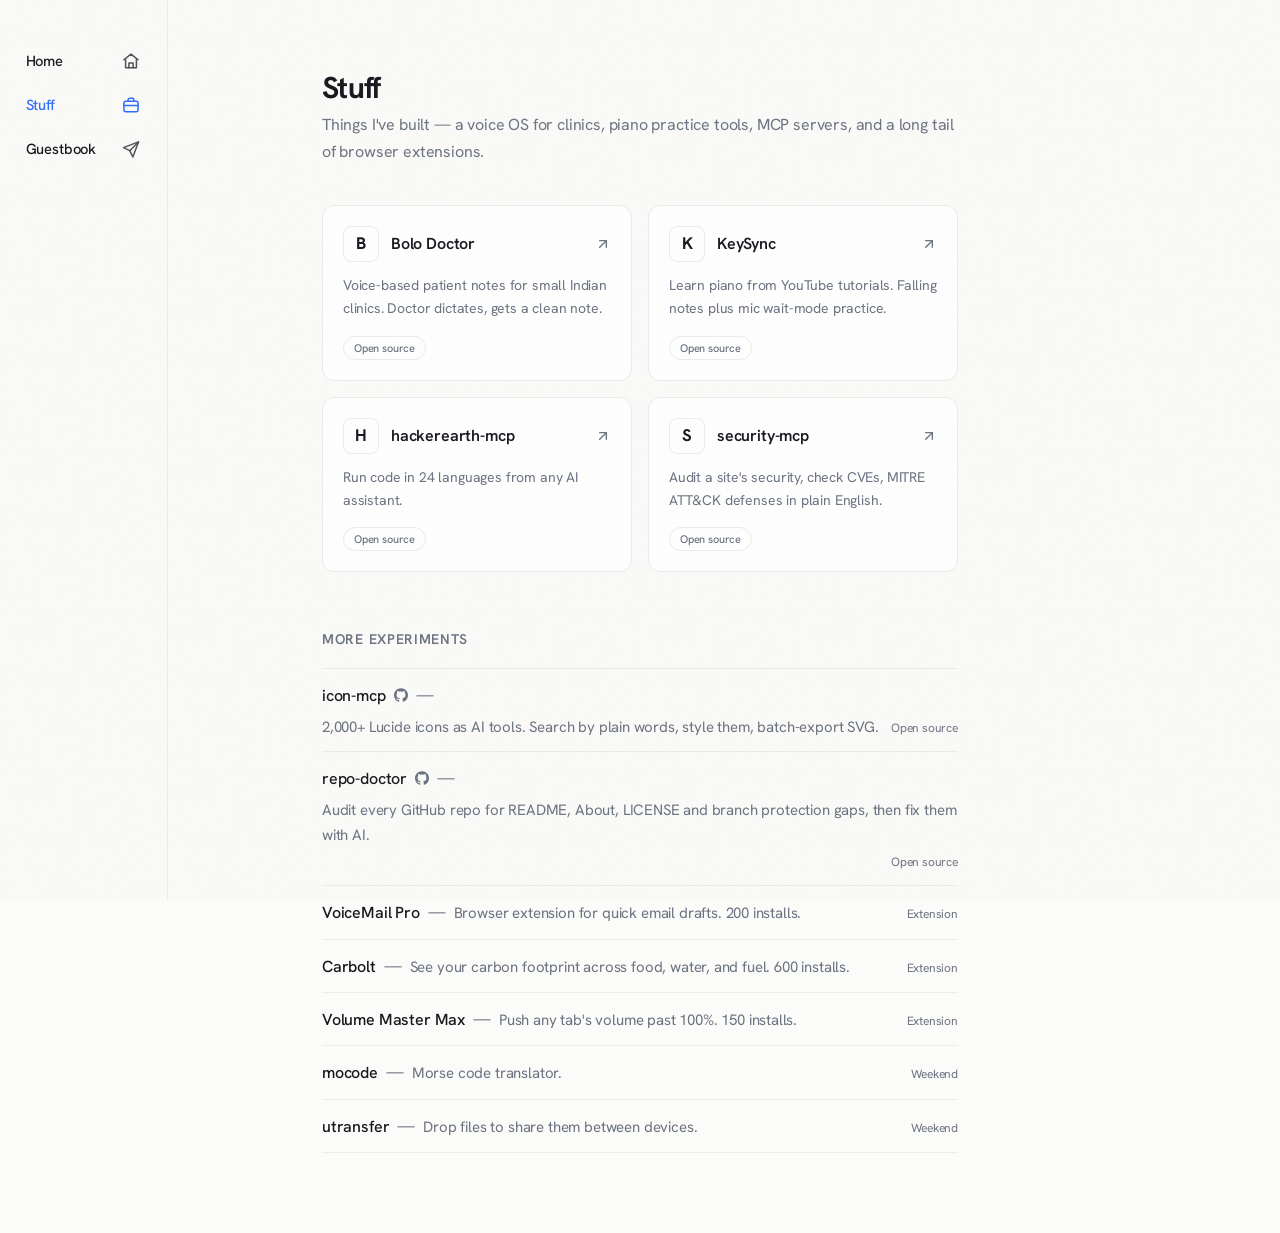
<file: projects/index.html>
<!DOCTYPE html>
<html lang="en">
<head>
  <meta charset="UTF-8">
  <meta name="viewport" content="width=device-width, initial-scale=1.0">
  <title>Stuff — Pratham Jain</title>
  <meta name="description" content="Things I've built — a voice OS for clinics, piano practice tools, MCP servers, and a long tail of browser extensions.">
  <link rel="icon" type="image/png" sizes="32x32" href="../assets/favicon-32.png">
  <link rel="icon" type="image/png" sizes="16x16" href="../assets/favicon-16.png">
  <link rel="apple-touch-icon" href="../assets/apple-touch-icon.png">
  <link rel="preconnect" href="https://fonts.googleapis.com">
  <link rel="preconnect" href="https://fonts.gstatic.com" crossorigin>
  <link href="https://fonts.googleapis.com/css2?family=Hanken+Grotesk:wght@400;500;600;700;800&display=swap" rel="stylesheet">
  <link rel="stylesheet" href="../styles.css?v=09892dd">
  <style>
    .page-title { font-size: 30px; font-weight: 700; letter-spacing: -0.025em; margin: 0 0 0.5rem; }
    .page-sub { color: var(--muted); font-size: 1rem; margin: 0 0 2.5rem; }
    .feat-grid { margin-bottom: 3.5rem; }
    .more-label {
      font-size: 14px; font-weight: 600; text-transform: uppercase;
      letter-spacing: 0.05em; color: var(--muted); margin: 0 0 1rem;
    }
    .exp-row {
      display: flex; align-items: baseline; flex-wrap: wrap;
      gap: 0.35rem 0.5rem; padding: 0.75rem 0;
      border-top: 1px solid var(--hairline);
    }
    .exp-row:last-child { border-bottom: 1px solid var(--hairline); }
    .exp-name { font-weight: 500; font-size: 16px; white-space: nowrap; }
    .gh-ic { width: 14px; height: 14px; color: var(--muted); flex-shrink: 0; align-self: center; }
    .exp-dash { color: var(--muted); }
    .exp-desc { color: var(--muted); font-size: 15px; }
    .exp-tag { margin-left: auto; font-size: 12px; color: var(--muted); white-space: nowrap; }
  </style>
</head>
<body>

  <div class="grain" aria-hidden="true"></div>
  <div class="cursor-arrow" aria-hidden="true">
    <svg width="22" height="22" viewBox="0 0 24 24" fill="none">
      <path d="M5 3l14 7.5L12.5 12 11 19.5 5 3z" fill="#2f6bff" stroke="#ffffff" stroke-width="1.6" stroke-linejoin="round"/>
    </svg>
  </div>
  <div class="cursor-ring" aria-hidden="true"></div>

  <aside class="sidebar">
    <nav>
      <a href="../" class="nav-item">
        <span>Home</span>
        <svg viewBox="0 0 24 24" fill="none" stroke="currentColor" stroke-width="1.8" stroke-linecap="round" stroke-linejoin="round"><path d="M3.5 10.5L12 3.8l8.5 6.7"/><path d="M5.5 9.5V20h13V9.5"/><path d="M9.5 20v-5.5h5V20"/></svg>
      </a>
      <a href="./" class="nav-item active">
        <span>Stuff</span>
        <svg viewBox="0 0 24 24" fill="none" stroke="currentColor" stroke-width="1.8" stroke-linecap="round" stroke-linejoin="round"><rect x="3.5" y="7.5" width="17" height="12.5" rx="2"/><path d="M8.5 7.5V6a2 2 0 012-2h3a2 2 0 012 2v1.5"/><path d="M3.5 12.5h17"/></svg>
      </a>
      <a href="../#guestbook" class="nav-item">
        <span>Guestbook</span>
        <svg viewBox="0 0 24 24" fill="none" stroke="currentColor" stroke-width="1.8" stroke-linecap="round" stroke-linejoin="round"><path d="M21 3.5L10.5 14"/><path d="M21 3.5l-6.8 18-3.7-7.5L3 10.3z"/></svg>
      </a>
    </nav>
  </aside>

  <main class="content">
    <h1 class="page-title">Stuff</h1>
    <p class="page-sub">Things I've built — a voice OS for clinics, piano practice tools, MCP servers, and a long tail of browser extensions.</p>

    <div class="feat-grid">
      <a class="feat-card" href="bolo-doctor/">
        <div class="feat-top">
          <span class="logo-tile">B</span>
          <span class="feat-name">Bolo Doctor</span>
          <svg class="feat-arrow" viewBox="0 0 24 24" fill="none" stroke="currentColor" stroke-width="2" stroke-linecap="round" stroke-linejoin="round"><path d="M7 17L17 7"/><path d="M7 7h10v10"/></svg>
        </div>
        <p class="feat-desc">Voice-based patient notes for small Indian clinics. Doctor dictates, gets a clean note.</p>
        <span class="pill">Open source</span>
      </a>
      <a class="feat-card" href="keysync/">
        <div class="feat-top">
          <span class="logo-tile">K</span>
          <span class="feat-name">KeySync</span>
          <svg class="feat-arrow" viewBox="0 0 24 24" fill="none" stroke="currentColor" stroke-width="2" stroke-linecap="round" stroke-linejoin="round"><path d="M7 17L17 7"/><path d="M7 7h10v10"/></svg>
        </div>
        <p class="feat-desc">Learn piano from YouTube tutorials. Falling notes plus mic wait-mode practice.</p>
        <span class="pill">Open source</span>
      </a>
      <a class="feat-card" href="hackerearth-mcp/">
        <div class="feat-top">
          <span class="logo-tile">H</span>
          <span class="feat-name">hackerearth-mcp</span>
          <svg class="feat-arrow" viewBox="0 0 24 24" fill="none" stroke="currentColor" stroke-width="2" stroke-linecap="round" stroke-linejoin="round"><path d="M7 17L17 7"/><path d="M7 7h10v10"/></svg>
        </div>
        <p class="feat-desc">Run code in 24 languages from any AI assistant.</p>
        <span class="pill">Open source</span>
      </a>
      <a class="feat-card" href="security-mcp/">
        <div class="feat-top">
          <span class="logo-tile">S</span>
          <span class="feat-name">security-mcp</span>
          <svg class="feat-arrow" viewBox="0 0 24 24" fill="none" stroke="currentColor" stroke-width="2" stroke-linecap="round" stroke-linejoin="round"><path d="M7 17L17 7"/><path d="M7 7h10v10"/></svg>
        </div>
        <p class="feat-desc">Audit a site's security, check CVEs, MITRE ATT&amp;CK defenses in plain English.</p>
        <span class="pill">Open source</span>
      </a>
    </div>

    <h2 class="more-label">More experiments</h2>
    <div class="exp-list">
      <div class="exp-row">
        <a class="row-link exp-name" href="icon-mcp/">icon-mcp</a>
        <svg class="gh-ic" viewBox="0 0 24 24" fill="currentColor"><path d="M12 .297c-6.63 0-12 5.373-12 12 0 5.303 3.438 9.8 8.205 11.385.6.113.82-.258.82-.577 0-.285-.01-1.04-.015-2.04-3.338.724-4.042-1.61-4.042-1.61C4.422 18.07 3.633 17.7 3.633 17.7c-1.087-.744.084-.729.084-.729 1.205.084 1.838 1.236 1.838 1.236 1.07 1.835 2.809 1.305 3.495.998.108-.776.417-1.305.76-1.605-2.665-.3-5.466-1.332-5.466-5.93 0-1.31.465-2.38 1.235-3.22-.135-.303-.54-1.523.105-3.176 0 0 1.005-.322 3.3 1.23.96-.267 1.98-.399 3-.405 1.02.006 2.04.138 3 .405 2.28-1.552 3.285-1.23 3.285-1.23.645 1.653.24 2.873.12 3.176.765.84 1.23 1.91 1.23 3.22 0 4.61-2.805 5.625-5.475 5.92.42.36.81 1.096.81 2.22 0 1.606-.015 2.896-.015 3.286 0 .315.21.69.825.57C20.565 22.092 24 17.592 24 12.297c0-6.627-5.373-12-12-12"/></svg>
        <span class="exp-dash">—</span>
        <span class="exp-desc">2,000+ Lucide icons as AI tools. Search by plain words, style them, batch-export SVG.</span>
        <span class="exp-tag">Open source</span>
      </div>
      <div class="exp-row">
        <a class="row-link exp-name" href="repo-doctor/">repo-doctor</a>
        <svg class="gh-ic" viewBox="0 0 24 24" fill="currentColor"><path d="M12 .297c-6.63 0-12 5.373-12 12 0 5.303 3.438 9.8 8.205 11.385.6.113.82-.258.82-.577 0-.285-.01-1.04-.015-2.04-3.338.724-4.042-1.61-4.042-1.61C4.422 18.07 3.633 17.7 3.633 17.7c-1.087-.744.084-.729.084-.729 1.205.084 1.838 1.236 1.838 1.236 1.07 1.835 2.809 1.305 3.495.998.108-.776.417-1.305.76-1.605-2.665-.3-5.466-1.332-5.466-5.93 0-1.31.465-2.38 1.235-3.22-.135-.303-.54-1.523.105-3.176 0 0 1.005-.322 3.3 1.23.96-.267 1.98-.399 3-.405 1.02.006 2.04.138 3 .405 2.28-1.552 3.285-1.23 3.285-1.23.645 1.653.24 2.873.12 3.176.765.84 1.23 1.91 1.23 3.22 0 4.61-2.805 5.625-5.475 5.92.42.36.81 1.096.81 2.22 0 1.606-.015 2.896-.015 3.286 0 .315.21.69.825.57C20.565 22.092 24 17.592 24 12.297c0-6.627-5.373-12-12-12"/></svg>
        <span class="exp-dash">—</span>
        <span class="exp-desc">Audit every GitHub repo for README, About, LICENSE and branch protection gaps, then fix them with AI.</span>
        <span class="exp-tag">Open source</span>
      </div>
      <div class="exp-row">
        <a class="row-link exp-name" href="voicemail-pro/">VoiceMail Pro</a>
        <span class="exp-dash">—</span>
        <span class="exp-desc">Browser extension for quick email drafts. 200 installs.</span>
        <span class="exp-tag">Extension</span>
      </div>
      <div class="exp-row">
        <a class="row-link exp-name" href="carbolt/">Carbolt</a>
        <span class="exp-dash">—</span>
        <span class="exp-desc">See your carbon footprint across food, water, and fuel. 600 installs.</span>
        <span class="exp-tag">Extension</span>
      </div>
      <div class="exp-row">
        <a class="row-link exp-name" href="https://chromewebstore.google.com/detail/nbcibclokfikemjgglglkipbofbfklem">Volume Master Max</a>
        <span class="exp-dash">—</span>
        <span class="exp-desc">Push any tab's volume past 100%. 150 installs.</span>
        <span class="exp-tag">Extension</span>
      </div>
      <div class="exp-row">
        <a class="row-link exp-name" href="mocode/">mocode</a>
        <span class="exp-dash">—</span>
        <span class="exp-desc">Morse code translator.</span>
        <span class="exp-tag">Weekend</span>
      </div>
      <div class="exp-row">
        <a class="row-link exp-name" href="utransfer/">utransfer</a>
        <span class="exp-dash">—</span>
        <span class="exp-desc">Drop files to share them between devices.</span>
        <span class="exp-tag">Weekend</span>
      </div>
    </div>
  </main>

  <script src="../cursor.js"></script>
</body>
</html>
</file>
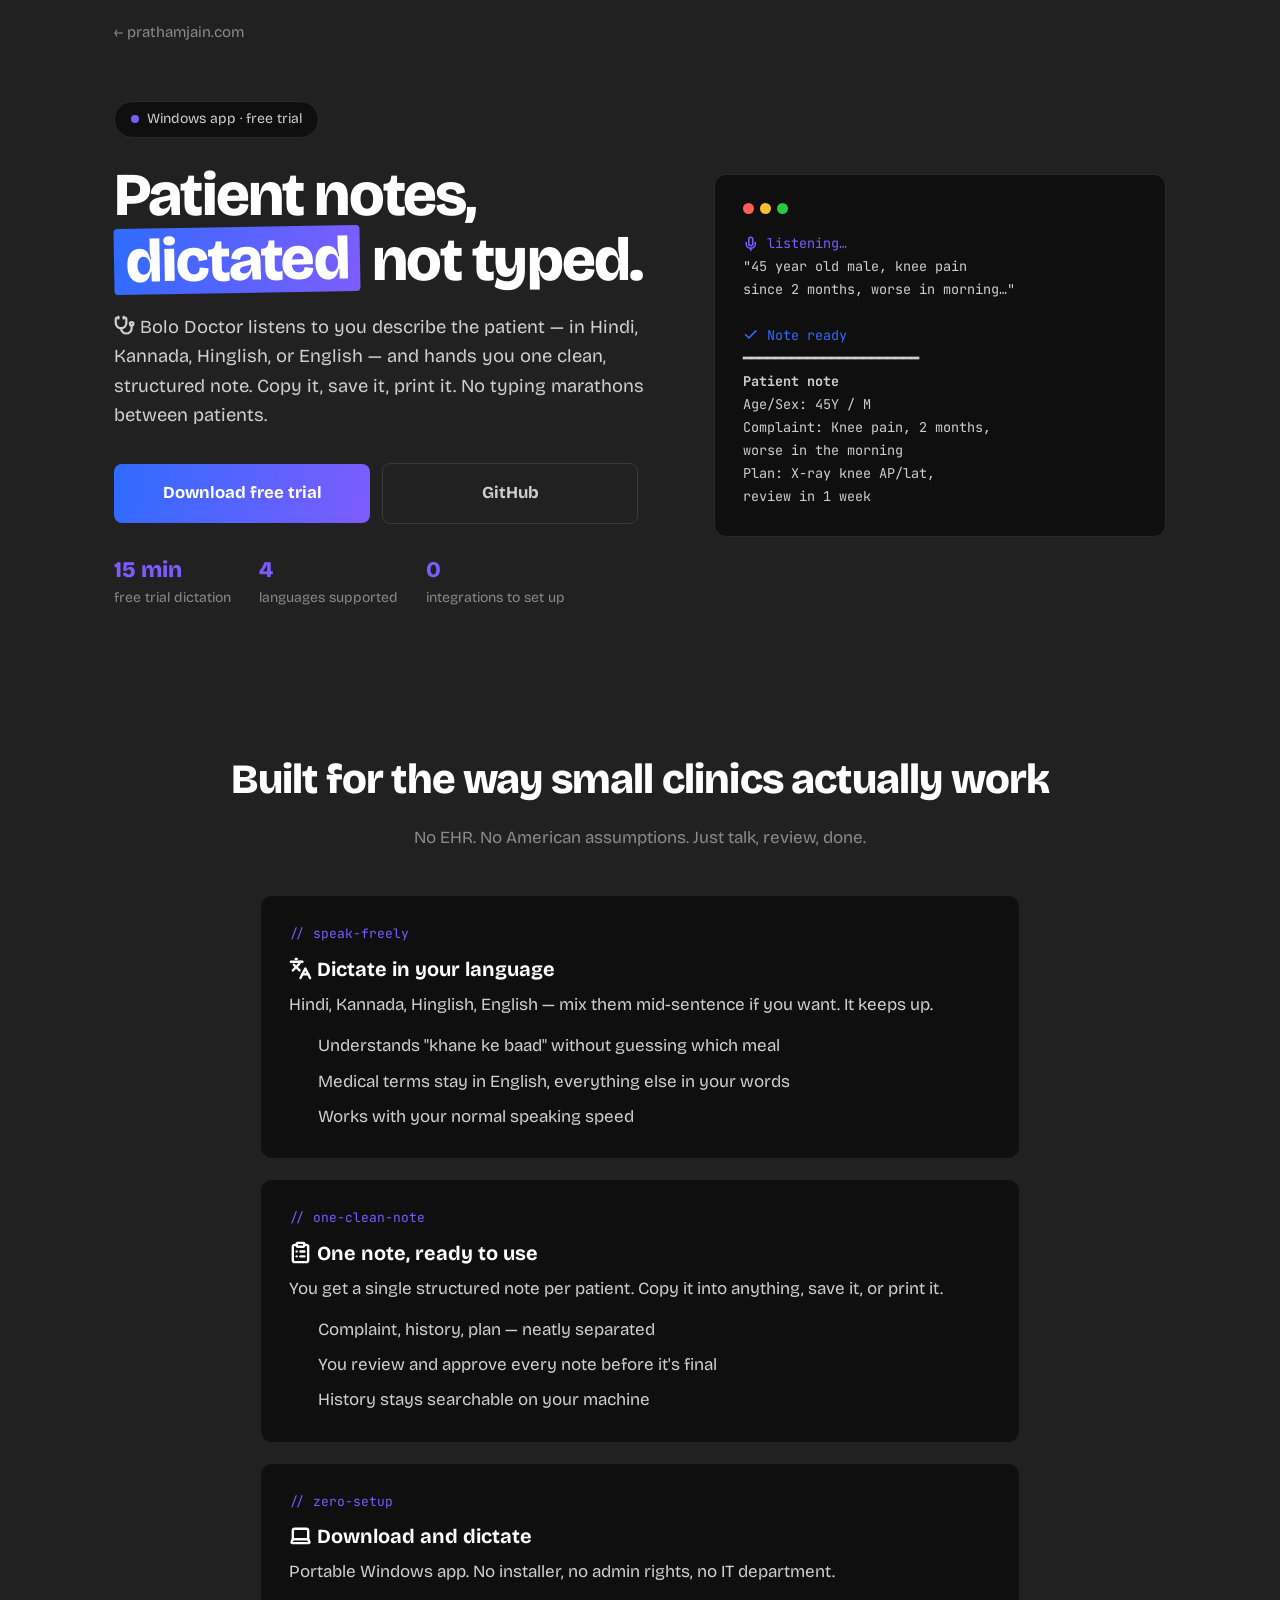
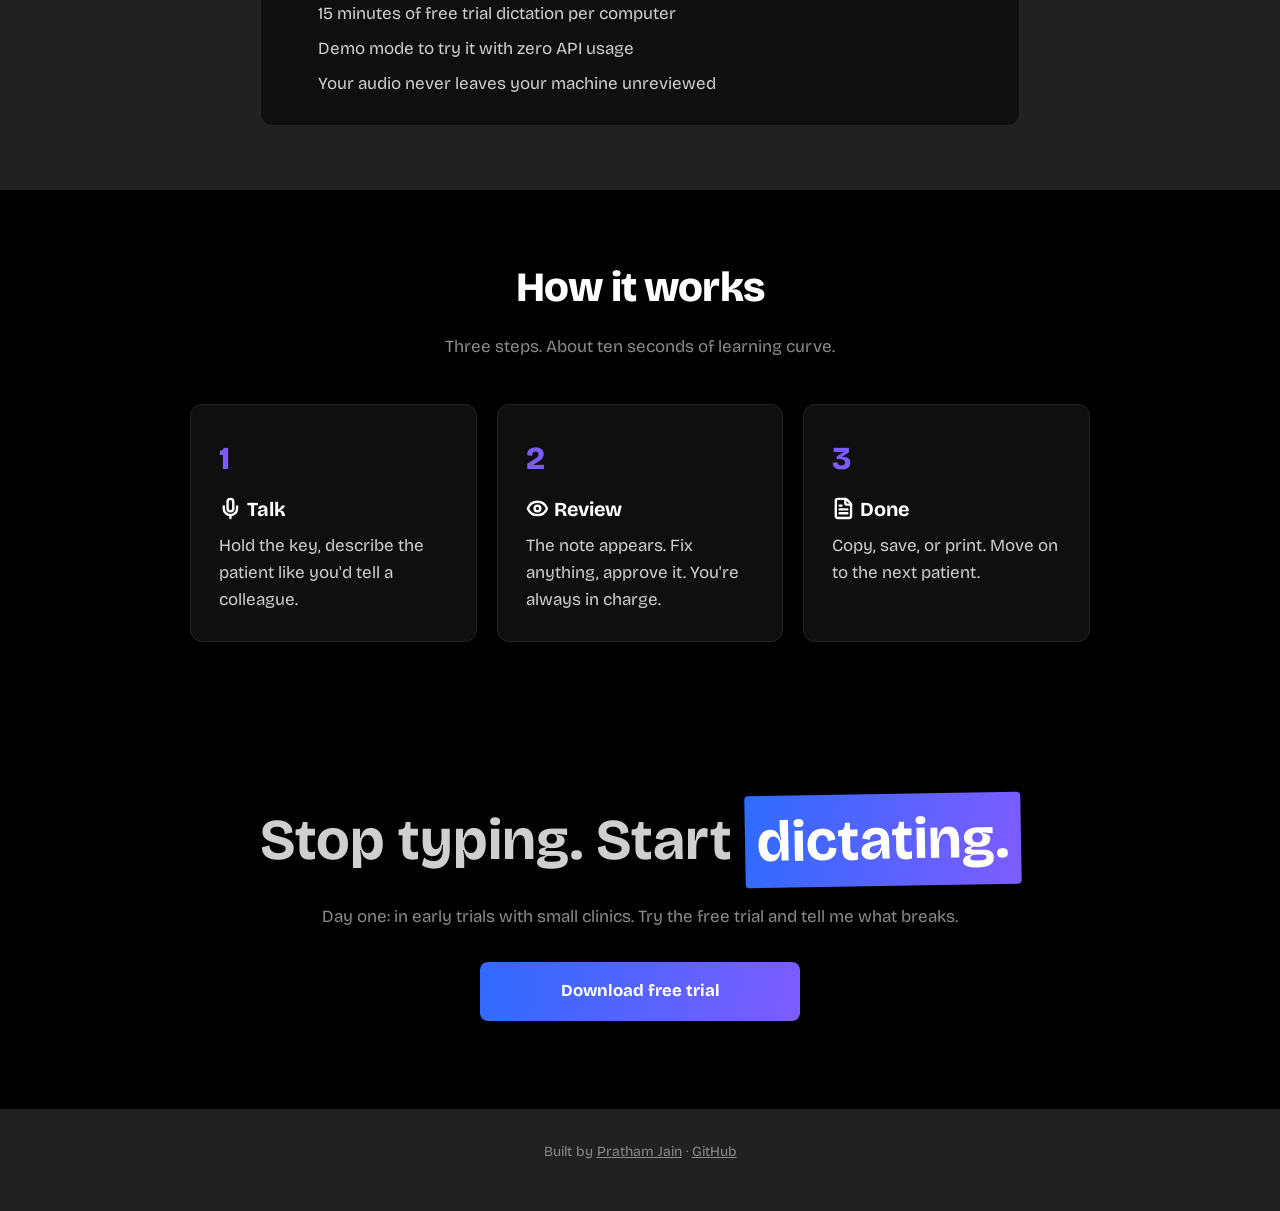
<file: projects/bolo-doctor/index.html>
<!DOCTYPE html>
<html lang="en">
<head>
<meta charset="UTF-8">
<meta name="viewport" content="width=device-width, initial-scale=1.0">
<title>Bolo Doctor — Voice patient notes for small clinics</title>
<meta name="description" content="Dictate patient notes in Hindi, Kannada, Hinglish or English. Get one clean note. Built for small clinics.">
<link rel="stylesheet" href="../product.css?v=063449c">
</head>
<body>
<div class="wrap">
  <a class="back" href="https://prathamjain.com">← prathamjain.com</a>

  <header class="hero">
    <div>
      <span class="badge"><span class="dot"></span>Windows app · free trial</span>
      <h1>Patient notes, <span class="hl">dictated</span> not typed.</h1>
      <p class="sub"><svg class="ic" aria-hidden="true" xmlns="http://www.w3.org/2000/svg" width="24" height="24" viewBox="0 0 24 24" fill="none" stroke="currentColor" stroke-width="2.5" stroke-linecap="round" stroke-linejoin="round">
  <path d="M11 2v2" />
  <path d="M5 2v2" />
  <path d="M5 3H4a2 2 0 0 0-2 2v4a6 6 0 0 0 12 0V5a2 2 0 0 0-2-2h-1" />
  <path d="M8 15a6 6 0 0 0 12 0v-3" />
  <circle cx="20" cy="10" r="2" />
</svg> Bolo Doctor listens to you describe the patient — in Hindi, Kannada, Hinglish, or English — and hands you one clean, structured note. Copy it, save it, print it. No typing marathons between patients.</p>
      <div class="cta-row">
        <a class="btn" href="https://github.com/pratham-jain33/Bolo/releases">Download free trial</a>
        <a class="btn btn-ghost" href="https://github.com/pratham-jain33/Bolo">GitHub</a>
      </div>
      <div class="proof">
        <div><strong>15 min</strong>free trial dictation</div>
        <div><strong>4</strong>languages supported</div>
        <div><strong>0</strong>integrations to set up</div>
      </div>
    </div>
    <div class="shot" aria-hidden="true">
      <div class="bar"><span></span><span></span><span></span></div>
      <div class="mock"><span class="k"><svg class="ic" aria-hidden="true" xmlns="http://www.w3.org/2000/svg" width="24" height="24" viewBox="0 0 24 24" fill="none" stroke="currentColor" stroke-width="2.5" stroke-linecap="round" stroke-linejoin="round">
  <path d="M12 19v3" />
  <path d="M19 10v2a7 7 0 0 1-14 0v-2" />
  <rect x="9" y="2" width="6" height="13" rx="3" />
</svg> listening…</span>
"45 year old male, knee pain
since 2 months, worse in morning…"

<span class="a"><svg class="ic" aria-hidden="true" xmlns="http://www.w3.org/2000/svg" width="24" height="24" viewBox="0 0 24 24" fill="none" stroke="currentColor" stroke-width="2.5" stroke-linecap="round" stroke-linejoin="round">
  <path d="M20 6 9 17l-5-5" />
</svg> Note ready</span>
━━━━━━━━━━━━━━━━━━━━━━
<b>Patient note</b>
Age/Sex: 45Y / M
Complaint: Knee pain, 2 months,
worse in the morning
Plan: X-ray knee AP/lat,
review in 1 week</div>
    </div>
  </header>
</div>

<section class="section">
  <div class="wrap">
    <h2>Built for the way small clinics actually work</h2>
    <p class="lede">No EHR. No American assumptions. Just talk, review, done.</p>
    <div class="features">
      <div class="feature">
        <div class="tag">// speak-freely</div>
        <h3><svg class="ic" aria-hidden="true" xmlns="http://www.w3.org/2000/svg" width="24" height="24" viewBox="0 0 24 24" fill="none" stroke="currentColor" stroke-width="2.5" stroke-linecap="round" stroke-linejoin="round">
  <path d="m5 8 6 6" />
  <path d="m4 14 6-6 2-3" />
  <path d="M2 5h12" />
  <path d="M7 2h1" />
  <path d="m22 22-5-10-5 10" />
  <path d="M14 18h6" />
</svg> Dictate in your language</h3>
        <p>Hindi, Kannada, Hinglish, English — mix them mid-sentence if you want. It keeps up.</p>
        <ul>
          <li>Understands "khane ke baad" without guessing which meal</li>
          <li>Medical terms stay in English, everything else in your words</li>
          <li>Works with your normal speaking speed</li>
        </ul>
      </div>
      <div class="feature">
        <div class="tag">// one-clean-note</div>
        <h3><svg class="ic" aria-hidden="true" xmlns="http://www.w3.org/2000/svg" width="24" height="24" viewBox="0 0 24 24" fill="none" stroke="currentColor" stroke-width="2.5" stroke-linecap="round" stroke-linejoin="round">
  <rect width="8" height="4" x="8" y="2" rx="1" ry="1" />
  <path d="M16 4h2a2 2 0 0 1 2 2v14a2 2 0 0 1-2 2H6a2 2 0 0 1-2-2V6a2 2 0 0 1 2-2h2" />
  <path d="M12 11h4" />
  <path d="M12 16h4" />
  <path d="M8 11h.01" />
  <path d="M8 16h.01" />
</svg> One note, ready to use</h3>
        <p>You get a single structured note per patient. Copy it into anything, save it, or print it.</p>
        <ul>
          <li>Complaint, history, plan — neatly separated</li>
          <li>You review and approve every note before it's final</li>
          <li>History stays searchable on your machine</li>
        </ul>
      </div>
      <div class="feature">
        <div class="tag">// zero-setup</div>
        <h3><svg class="ic" aria-hidden="true" xmlns="http://www.w3.org/2000/svg" width="24" height="24" viewBox="0 0 24 24" fill="none" stroke="currentColor" stroke-width="2.5" stroke-linecap="round" stroke-linejoin="round">
  <path d="M18 5a2 2 0 0 1 2 2v8.526a2 2 0 0 0 .212.897l1.068 2.127a1 1 0 0 1-.9 1.45H3.62a1 1 0 0 1-.9-1.45l1.068-2.127A2 2 0 0 0 4 15.526V7a2 2 0 0 1 2-2z" />
  <path d="M20.054 15.987H3.946" />
</svg> Download and dictate</h3>
        <p>Portable Windows app. No installer, no admin rights, no IT department.</p>
        <ul>
          <li>15 minutes of free trial dictation per computer</li>
          <li>Demo mode to try it with zero API usage</li>
          <li>Your audio never leaves your machine unreviewed</li>
        </ul>
      </div>
    </div>
  </div>
</section>

<section class="section deep">
  <div class="wrap">
    <h2>How it works</h2>
    <p class="lede">Three steps. About ten seconds of learning curve.</p>
    <div class="steps">
      <div class="step"><div class="n">1</div><h3><svg class="ic" aria-hidden="true" xmlns="http://www.w3.org/2000/svg" width="24" height="24" viewBox="0 0 24 24" fill="none" stroke="currentColor" stroke-width="2.5" stroke-linecap="round" stroke-linejoin="round">
  <path d="M12 19v3" />
  <path d="M19 10v2a7 7 0 0 1-14 0v-2" />
  <rect x="9" y="2" width="6" height="13" rx="3" />
</svg> Talk</h3><p>Hold the key, describe the patient like you'd tell a colleague.</p></div>
      <div class="step"><div class="n">2</div><h3><svg class="ic" aria-hidden="true" xmlns="http://www.w3.org/2000/svg" width="24" height="24" viewBox="0 0 24 24" fill="none" stroke="currentColor" stroke-width="2.5" stroke-linecap="round" stroke-linejoin="round">
  <path d="M2.062 12.348a1 1 0 0 1 0-.696 10.75 10.75 0 0 1 19.876 0 1 1 0 0 1 0 .696 10.75 10.75 0 0 1-19.876 0" />
  <circle cx="12" cy="12" r="3" />
</svg> Review</h3><p>The note appears. Fix anything, approve it. You're always in charge.</p></div>
      <div class="step"><div class="n">3</div><h3><svg class="ic" aria-hidden="true" xmlns="http://www.w3.org/2000/svg" width="24" height="24" viewBox="0 0 24 24" fill="none" stroke="currentColor" stroke-width="2.5" stroke-linecap="round" stroke-linejoin="round">
  <path d="M6 22a2 2 0 0 1-2-2V4a2 2 0 0 1 2-2h8a2.4 2.4 0 0 1 1.704.706l3.588 3.588A2.4 2.4 0 0 1 20 8v12a2 2 0 0 1-2 2z" />
  <path d="M14 2v5a1 1 0 0 0 1 1h5" />
  <path d="M10 9H8" />
  <path d="M16 13H8" />
  <path d="M16 17H8" />
</svg> Done</h3><p>Copy, save, or print. Move on to the next patient.</p></div>
    </div>
  </div>
</section>

<section class="final">
  <div class="wrap">
    <h2>Stop typing. Start <span class="hl">dictating.</span></h2>
    <p>Day one: in early trials with small clinics. Try the free trial and tell me what breaks.</p>
    <a class="btn" href="https://github.com/pratham-jain33/Bolo/releases">Download free trial</a>
  </div>
</section>

<footer>
  <div class="wrap">
    Built by <a href="https://prathamjain.com">Pratham Jain</a> · <a href="https://github.com/pratham-jain33/Bolo">GitHub</a>
  </div>
</footer>
</body>
</html>
</file>
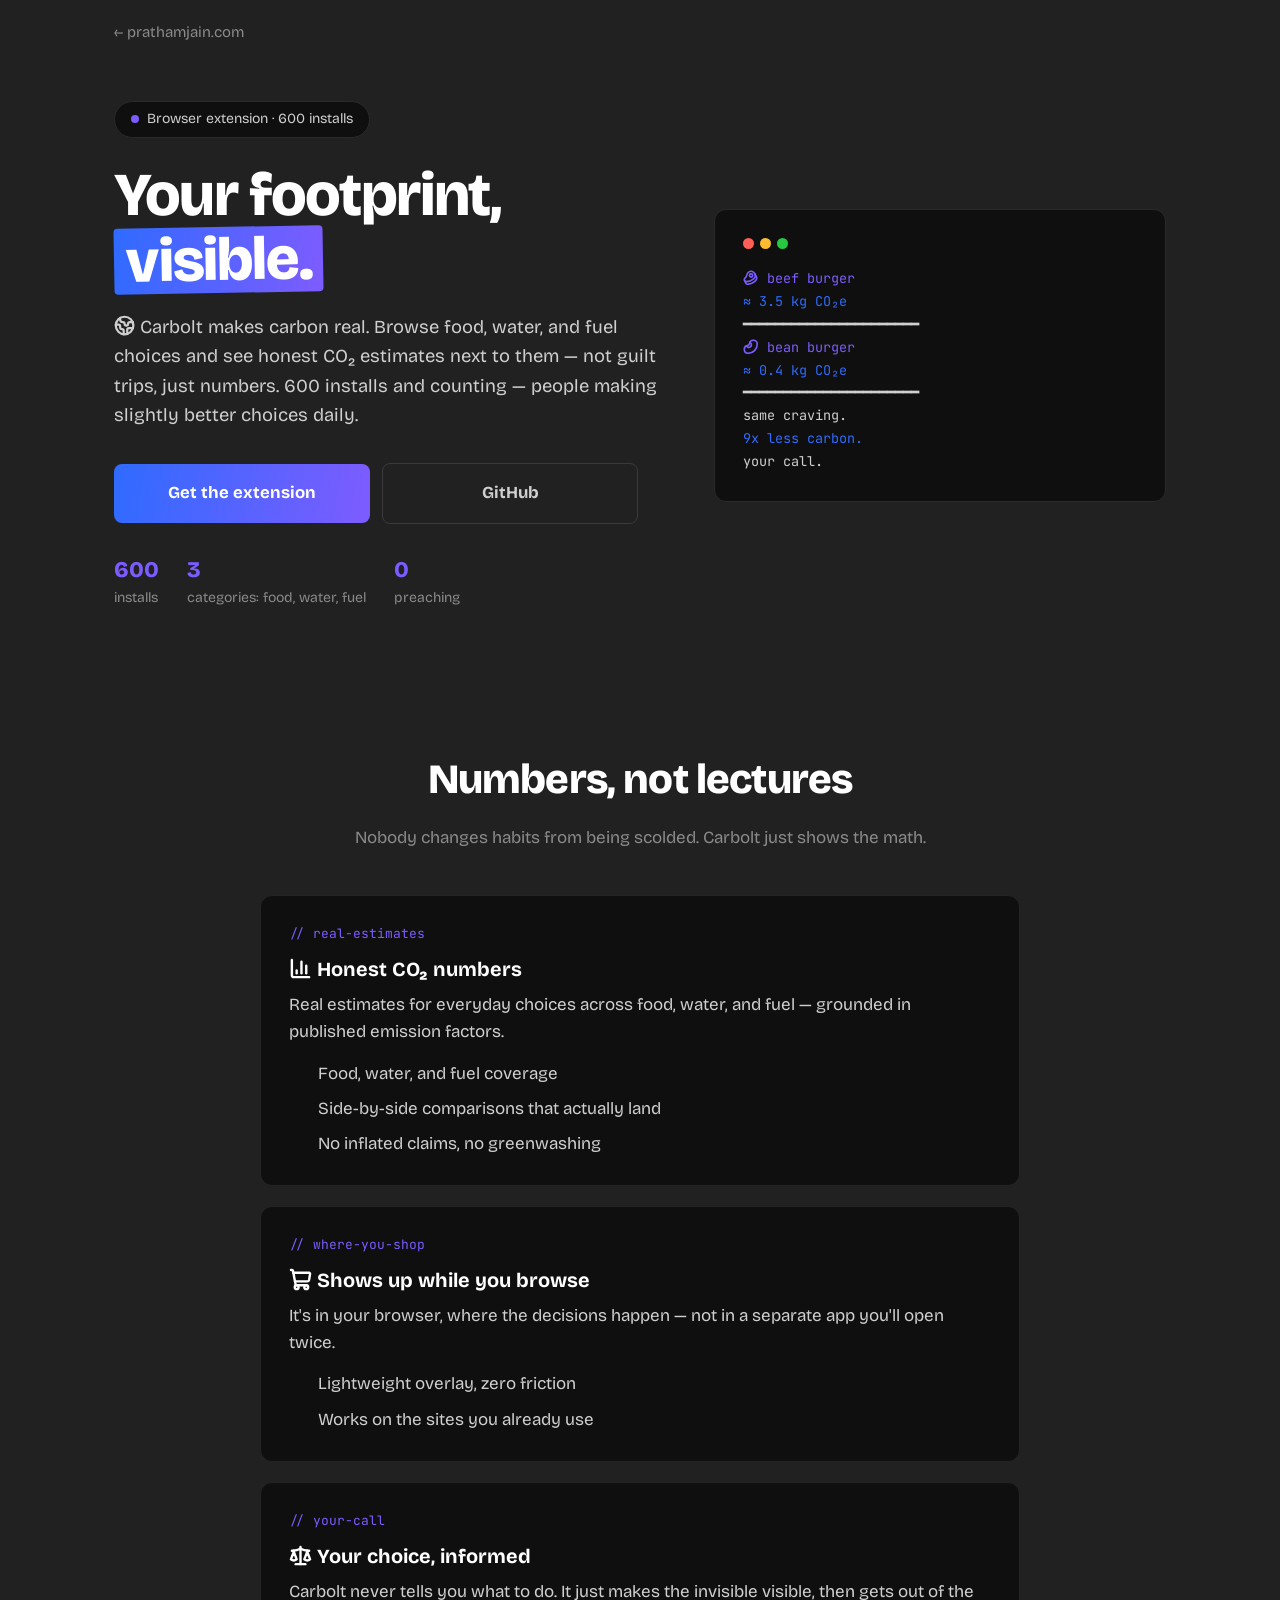
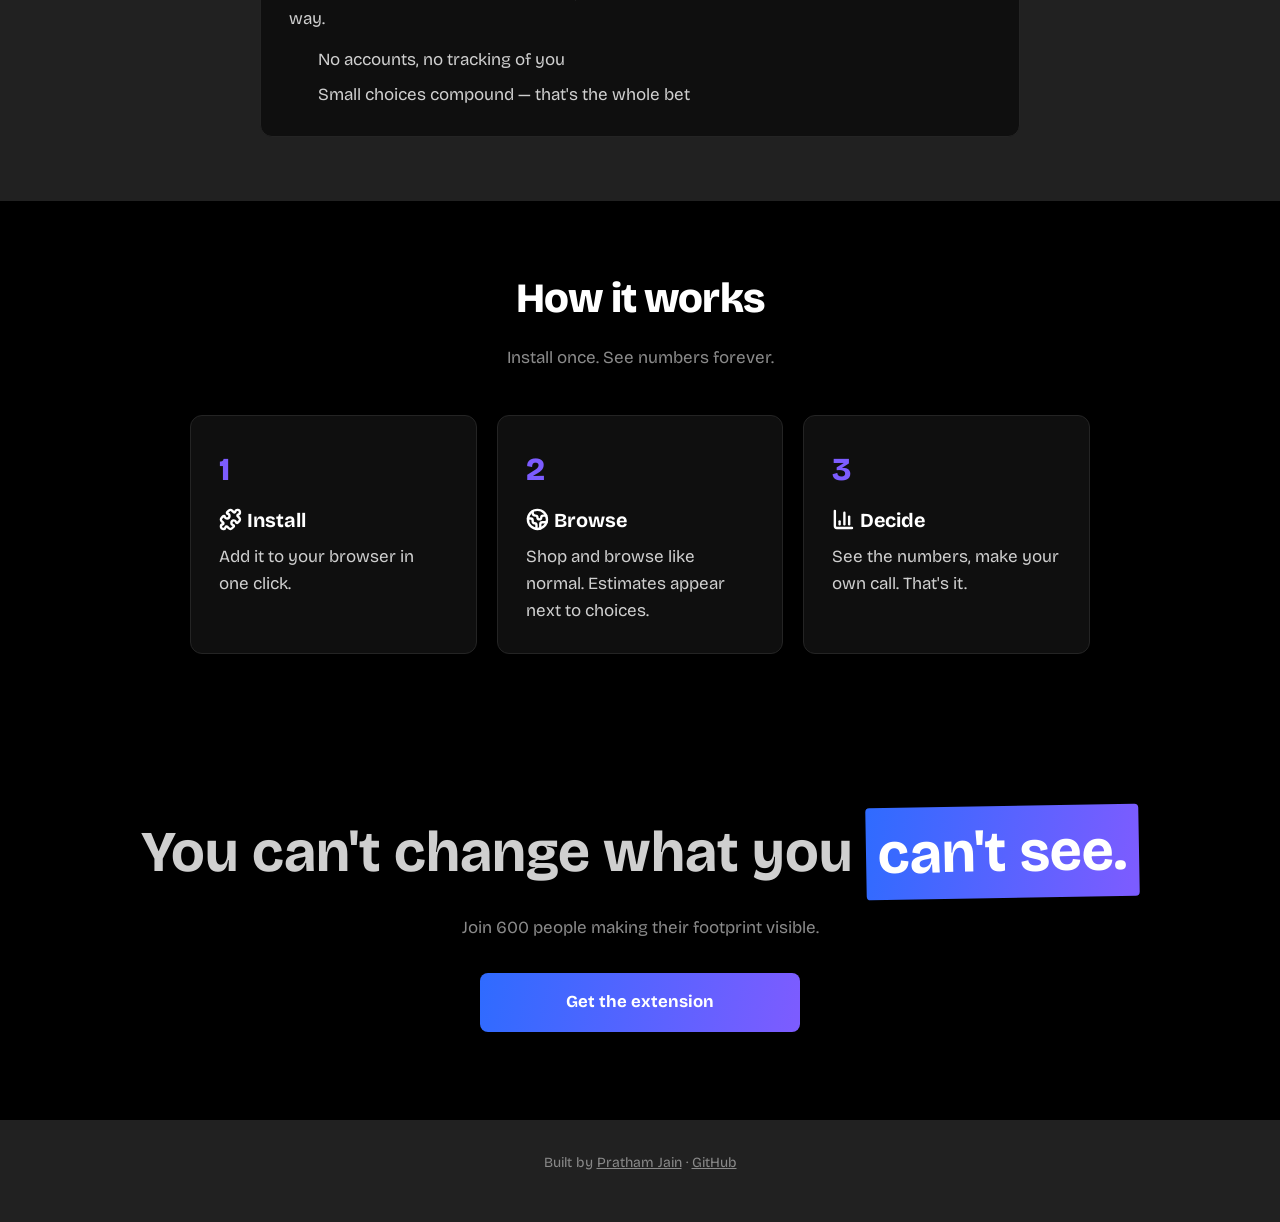
<file: projects/carbolt/index.html>
<!DOCTYPE html>
<html lang="en">
<head>
<meta charset="UTF-8">
<meta name="viewport" content="width=device-width, initial-scale=1.0">
<title>Carbolt — See your carbon footprint while you browse</title>
<meta name="description" content="Browser extension: real carbon estimates for your food, water, and fuel choices. 600 installs.">
<link rel="stylesheet" href="../product.css?v=063449c">
</head>
<body>
<div class="wrap">
  <a class="back" href="https://prathamjain.com">← prathamjain.com</a>

  <header class="hero">
    <div>
      <span class="badge"><span class="dot"></span>Browser extension · 600 installs</span>
      <h1>Your footprint, <span class="hl">visible.</span></h1>
      <p class="sub"><svg class="ic" aria-hidden="true" xmlns="http://www.w3.org/2000/svg" width="24" height="24" viewBox="0 0 24 24" fill="none" stroke="currentColor" stroke-width="2.5" stroke-linecap="round" stroke-linejoin="round">
  <path d="M21.54 15H17a2 2 0 0 0-2 2v4.54" />
  <path d="M7 3.34V5a3 3 0 0 0 3 3a2 2 0 0 1 2 2c0 1.1.9 2 2 2a2 2 0 0 0 2-2c0-1.1.9-2 2-2h3.17" />
  <path d="M11 21.95V18a2 2 0 0 0-2-2a2 2 0 0 1-2-2v-1a2 2 0 0 0-2-2H2.05" />
  <circle cx="12" cy="12" r="10" />
</svg> Carbolt makes carbon real. Browse food, water, and fuel choices and see honest CO₂ estimates next to them — not guilt trips, just numbers. 600 installs and counting — people making slightly better choices daily.</p>
      <div class="cta-row">
        <a class="btn" href="https://chromewebstore.google.com/detail/nihkkhefdoijdmghbmdfmfghnmnenofp">Get the extension</a>
        <a class="btn btn-ghost" href="https://github.com/pratham-jain33">GitHub</a>
      </div>
      <div class="proof">
        <div><strong>600</strong>installs</div>
        <div><strong>3</strong>categories: food, water, fuel</div>
        <div><strong>0</strong>preaching</div>
      </div>
    </div>
    <div class="shot" aria-hidden="true">
      <div class="bar"><span></span><span></span><span></span></div>
      <div class="mock"><span class="k"><svg class="ic" aria-hidden="true" xmlns="http://www.w3.org/2000/svg" width="24" height="24" viewBox="0 0 24 24" fill="none" stroke="currentColor" stroke-width="2.5" stroke-linecap="round" stroke-linejoin="round">
  <path d="M16.4 13.7A6.5 6.5 0 1 0 6.28 6.6c-1.1 3.13-.78 3.9-3.18 6.08A3 3 0 0 0 5 18c4 0 8.4-1.8 11.4-4.3" />
  <path d="m18.5 6 1.754 3.5a6.48 6.48 0 0 1-1.854 8.2C15.4 20.2 11 22 7 22a3 3 0 0 1-2.68-1.66L2.4 16.5" />
  <circle cx="12.5" cy="8.5" r="2.5" />
</svg> beef burger</span>
<span class="a">≈ 3.5 kg CO₂e</span>
━━━━━━━━━━━━━━━━━━━━━━
<span class="k"><svg class="ic" aria-hidden="true" xmlns="http://www.w3.org/2000/svg" width="24" height="24" viewBox="0 0 24 24" fill="none" stroke="currentColor" stroke-width="2.5" stroke-linecap="round" stroke-linejoin="round">
  <path d="M10.165 6.598C9.954 7.478 9.64 8.36 9 9c-.64.64-1.521.954-2.402 1.165A6 6 0 0 0 8 22c7.732 0 14-6.268 14-14a6 6 0 0 0-11.835-1.402Z" />
  <path d="M5.341 10.62a4 4 0 1 0 5.279-5.28" />
</svg> bean burger</span>
<span class="a">≈ 0.4 kg CO₂e</span>
━━━━━━━━━━━━━━━━━━━━━━
same craving.
<span class="a">9x less carbon.</span>
your call.</div>
    </div>
  </header>
</div>

<section class="section">
  <div class="wrap">
    <h2>Numbers, not lectures</h2>
    <p class="lede">Nobody changes habits from being scolded. Carbolt just shows the math.</p>
    <div class="features">
      <div class="feature">
        <div class="tag">// real-estimates</div>
        <h3><svg class="ic" aria-hidden="true" xmlns="http://www.w3.org/2000/svg" width="24" height="24" viewBox="0 0 24 24" fill="none" stroke="currentColor" stroke-width="2.5" stroke-linecap="round" stroke-linejoin="round">
  <path d="M3 3v16a2 2 0 0 0 2 2h16" />
  <path d="M18 17V9" />
  <path d="M13 17V5" />
  <path d="M8 17v-3" />
</svg> Honest CO₂ numbers</h3>
        <p>Real estimates for everyday choices across food, water, and fuel — grounded in published emission factors.</p>
        <ul>
          <li>Food, water, and fuel coverage</li>
          <li>Side-by-side comparisons that actually land</li>
          <li>No inflated claims, no greenwashing</li>
        </ul>
      </div>
      <div class="feature">
        <div class="tag">// where-you-shop</div>
        <h3><svg class="ic" aria-hidden="true" xmlns="http://www.w3.org/2000/svg" width="24" height="24" viewBox="0 0 24 24" fill="none" stroke="currentColor" stroke-width="2.5" stroke-linecap="round" stroke-linejoin="round">
  <path d="m2.05 2.05 1.099-.028a1 1 0 0 1 1.008.815l2.69 14.347A1 1 0 0 0 7.83 18H18" />
  <path d="M4.563 5h16.435a1 1 0 0 1 .981 1.204l-1.026 6.226A2 2 0 0 1 18.962 14H6.25" />
  <circle cx="18" cy="20" r="2" />
  <circle cx="8" cy="20" r="2" />
</svg> Shows up while you browse</h3>
        <p>It's in your browser, where the decisions happen — not in a separate app you'll open twice.</p>
        <ul>
          <li>Lightweight overlay, zero friction</li>
          <li>Works on the sites you already use</li>
        </ul>
      </div>
      <div class="feature">
        <div class="tag">// your-call</div>
        <h3><svg class="ic" aria-hidden="true" xmlns="http://www.w3.org/2000/svg" width="24" height="24" viewBox="0 0 24 24" fill="none" stroke="currentColor" stroke-width="2.5" stroke-linecap="round" stroke-linejoin="round">
  <path d="M12 3v18" />
  <path d="m19 8 3 8a5 5 0 0 1-6 0zV7" />
  <path d="M3 7h1a17 17 0 0 0 8-2 17 17 0 0 0 8 2h1" />
  <path d="m5 8 3 8a5 5 0 0 1-6 0zV7" />
  <path d="M7 21h10" />
</svg> Your choice, informed</h3>
        <p>Carbolt never tells you what to do. It just makes the invisible visible, then gets out of the way.</p>
        <ul>
          <li>No accounts, no tracking of you</li>
          <li>Small choices compound — that's the whole bet</li>
        </ul>
      </div>
    </div>
  </div>
</section>

<section class="section deep">
  <div class="wrap">
    <h2>How it works</h2>
    <p class="lede">Install once. See numbers forever.</p>
    <div class="steps">
      <div class="step"><div class="n">1</div><h3><svg class="ic" aria-hidden="true" xmlns="http://www.w3.org/2000/svg" width="24" height="24" viewBox="0 0 24 24" fill="none" stroke="currentColor" stroke-width="2.5" stroke-linecap="round" stroke-linejoin="round">
  <path d="M15.39 4.39a1 1 0 0 0 1.68-.474 2.5 2.5 0 1 1 3.014 3.015 1 1 0 0 0-.474 1.68l1.683 1.682a2.414 2.414 0 0 1 0 3.414L19.61 15.39a1 1 0 0 1-1.68-.474 2.5 2.5 0 1 0-3.014 3.015 1 1 0 0 1 .474 1.68l-1.683 1.682a2.414 2.414 0 0 1-3.414 0L8.61 19.61a1 1 0 0 0-1.68.474 2.5 2.5 0 1 1-3.014-3.015 1 1 0 0 0 .474-1.68l-1.683-1.682a2.414 2.414 0 0 1 0-3.414L4.39 8.61a1 1 0 0 1 1.68.474 2.5 2.5 0 1 0 3.014-3.015 1 1 0 0 1-.474-1.68l1.683-1.682a2.414 2.414 0 0 1 3.414 0z" />
</svg> Install</h3><p>Add it to your browser in one click.</p></div>
      <div class="step"><div class="n">2</div><h3><svg class="ic" aria-hidden="true" xmlns="http://www.w3.org/2000/svg" width="24" height="24" viewBox="0 0 24 24" fill="none" stroke="currentColor" stroke-width="2.5" stroke-linecap="round" stroke-linejoin="round">
  <path d="M21.54 15H17a2 2 0 0 0-2 2v4.54" />
  <path d="M7 3.34V5a3 3 0 0 0 3 3a2 2 0 0 1 2 2c0 1.1.9 2 2 2a2 2 0 0 0 2-2c0-1.1.9-2 2-2h3.17" />
  <path d="M11 21.95V18a2 2 0 0 0-2-2a2 2 0 0 1-2-2v-1a2 2 0 0 0-2-2H2.05" />
  <circle cx="12" cy="12" r="10" />
</svg> Browse</h3><p>Shop and browse like normal. Estimates appear next to choices.</p></div>
      <div class="step"><div class="n">3</div><h3><svg class="ic" aria-hidden="true" xmlns="http://www.w3.org/2000/svg" width="24" height="24" viewBox="0 0 24 24" fill="none" stroke="currentColor" stroke-width="2.5" stroke-linecap="round" stroke-linejoin="round">
  <path d="M3 3v16a2 2 0 0 0 2 2h16" />
  <path d="M18 17V9" />
  <path d="M13 17V5" />
  <path d="M8 17v-3" />
</svg> Decide</h3><p>See the numbers, make your own call. That's it.</p></div>
    </div>
  </div>
</section>

<section class="final">
  <div class="wrap">
    <h2>You can't change what you <span class="hl">can't see.</span></h2>
    <p>Join 600 people making their footprint visible.</p>
    <a class="btn" href="https://chromewebstore.google.com/detail/nihkkhefdoijdmghbmdfmfghnmnenofp">Get the extension</a>
  </div>
</section>

<footer>
  <div class="wrap">
    Built by <a href="https://prathamjain.com">Pratham Jain</a> · <a href="https://github.com/pratham-jain33">GitHub</a>
  </div>
</footer>
</body>
</html>
</file>
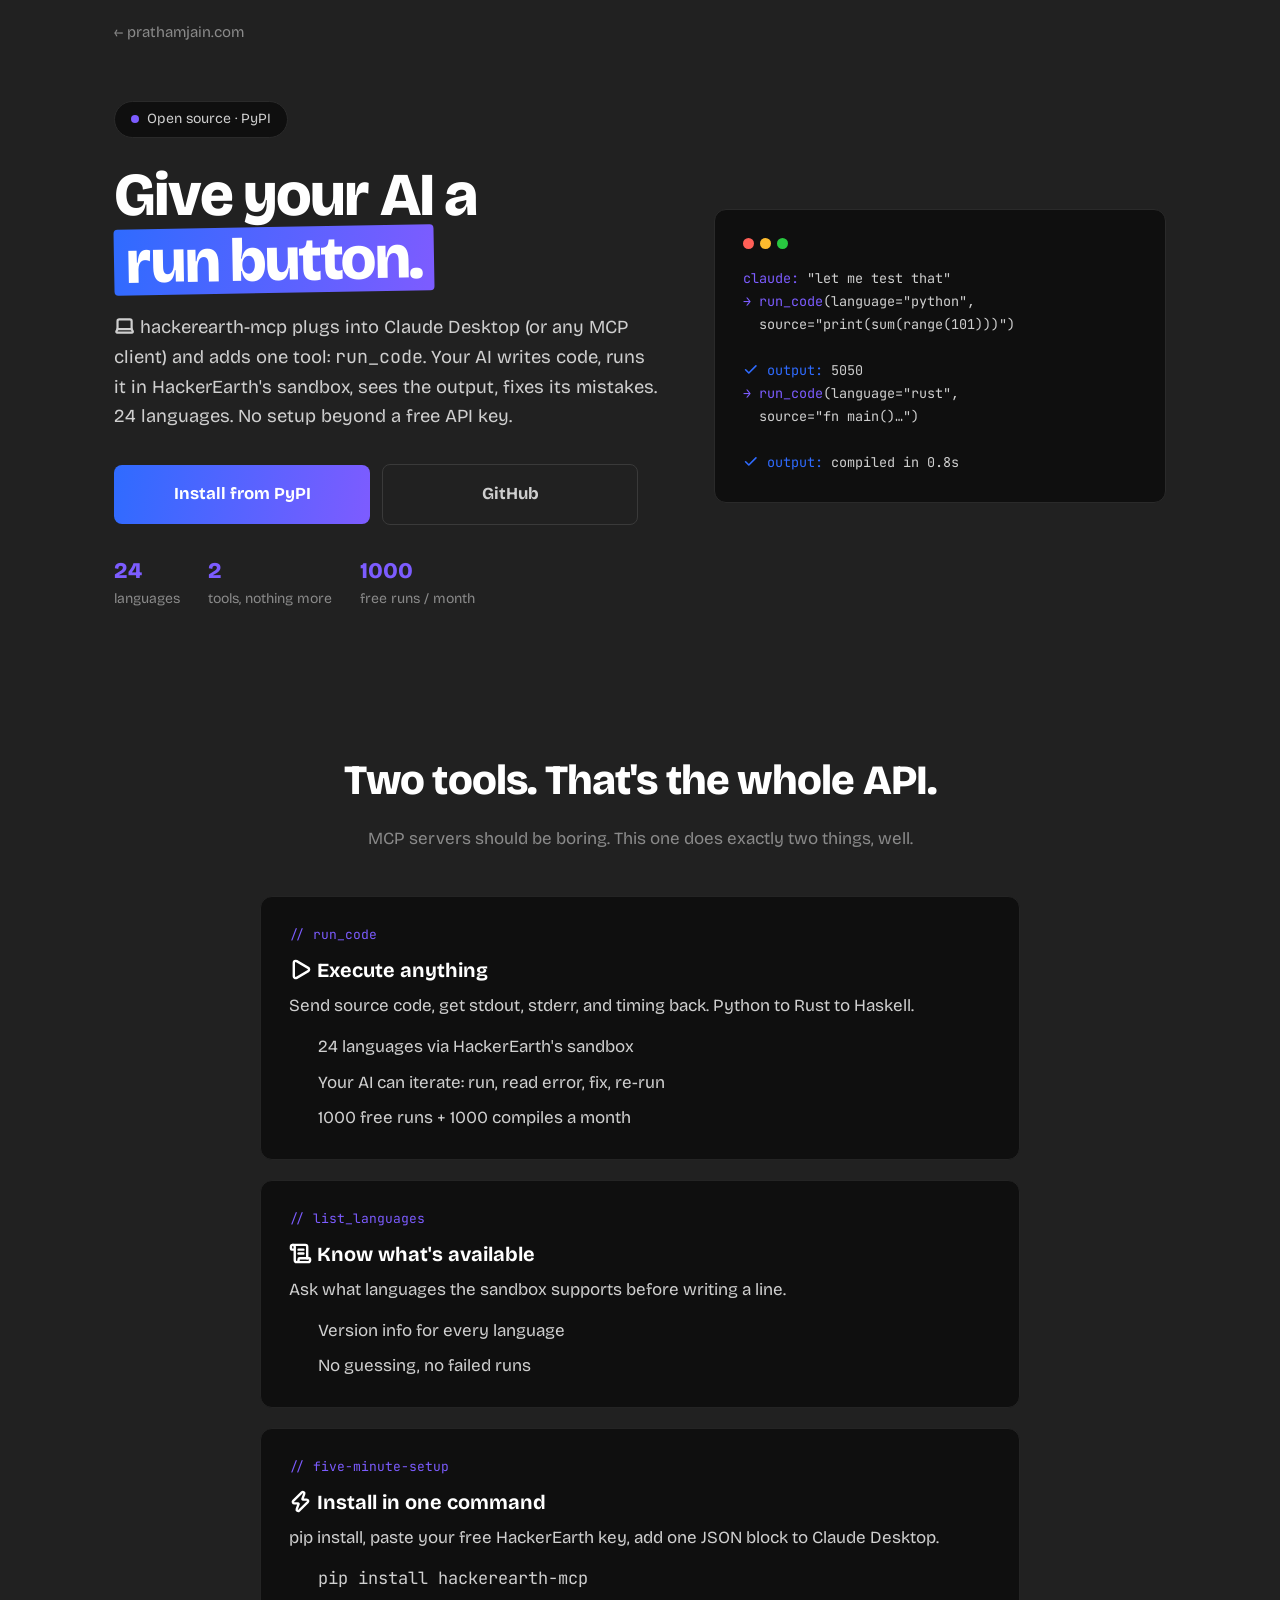
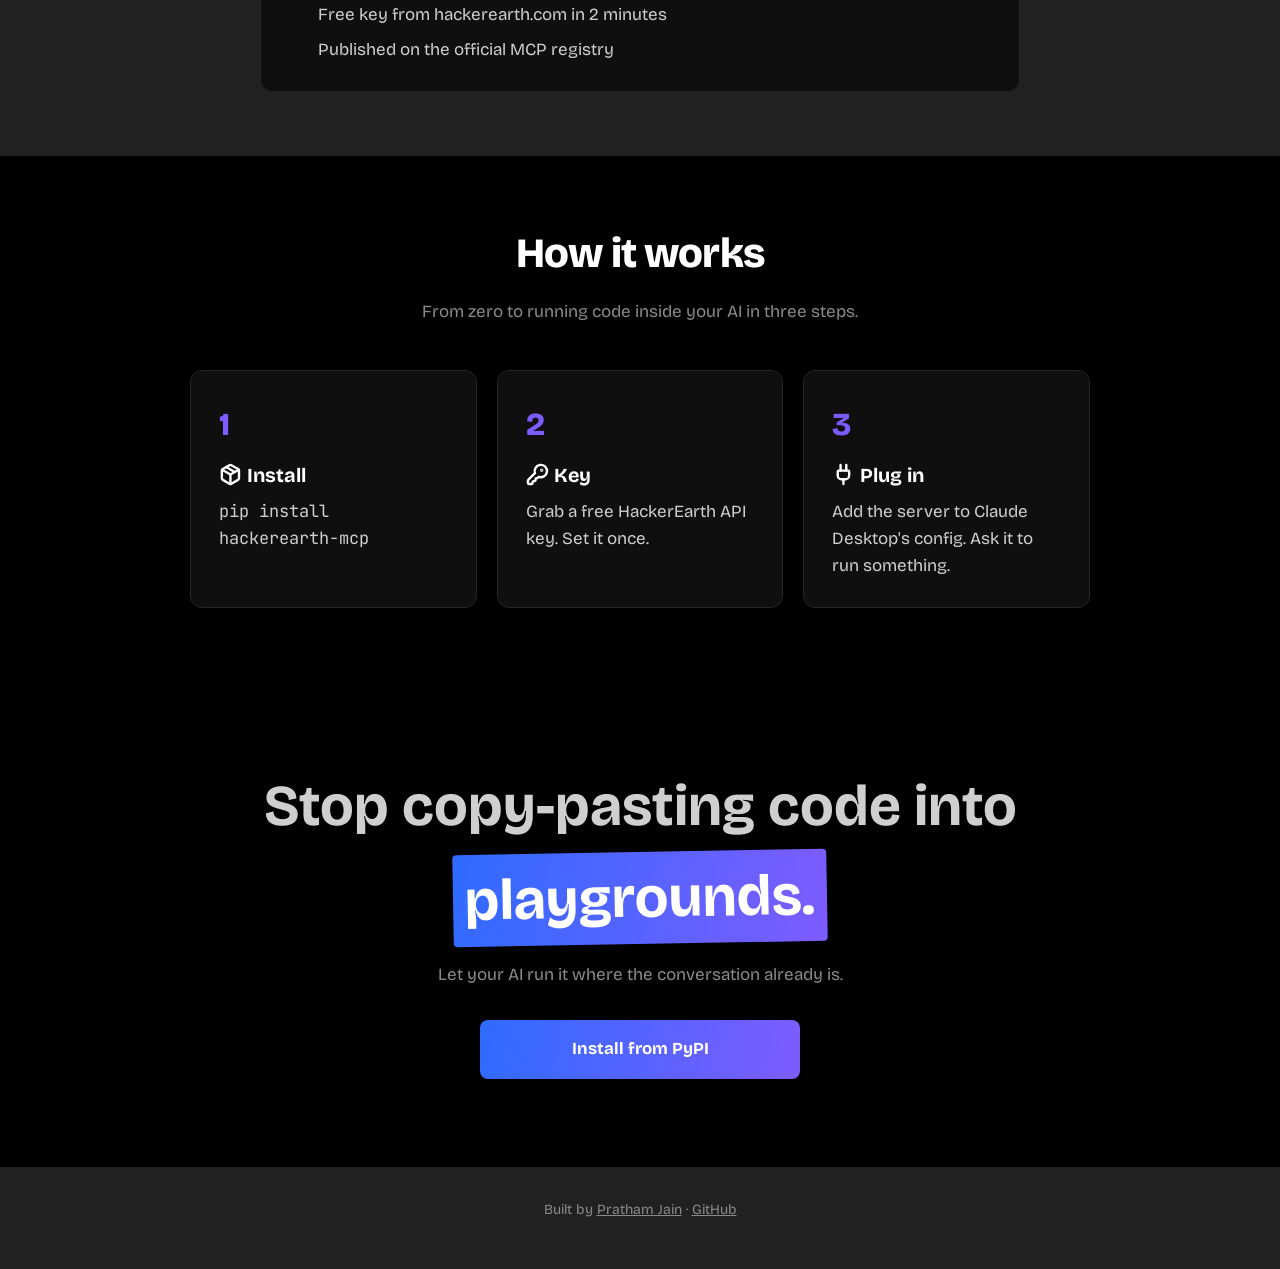
<file: projects/hackerearth-mcp/index.html>
<!DOCTYPE html>
<html lang="en">
<head>
<meta charset="UTF-8">
<meta name="viewport" content="width=device-width, initial-scale=1.0">
<title>hackerearth-mcp — Give any AI assistant a code run button</title>
<meta name="description" content="MCP server: run code in 24 languages from inside Claude or any MCP client. Free HackerEarth sandbox.">
<link rel="stylesheet" href="../product.css?v=063449c">
</head>
<body>
<div class="wrap">
  <a class="back" href="https://prathamjain.com">← prathamjain.com</a>

  <header class="hero">
    <div>
      <span class="badge"><span class="dot"></span>Open source · PyPI</span>
      <h1>Give your AI a <span class="hl">run button.</span></h1>
      <p class="sub"><svg class="ic" aria-hidden="true" xmlns="http://www.w3.org/2000/svg" width="24" height="24" viewBox="0 0 24 24" fill="none" stroke="currentColor" stroke-width="2.5" stroke-linecap="round" stroke-linejoin="round">
  <path d="M18 5a2 2 0 0 1 2 2v8.526a2 2 0 0 0 .212.897l1.068 2.127a1 1 0 0 1-.9 1.45H3.62a1 1 0 0 1-.9-1.45l1.068-2.127A2 2 0 0 0 4 15.526V7a2 2 0 0 1 2-2z" />
  <path d="M20.054 15.987H3.946" />
</svg> hackerearth-mcp plugs into Claude Desktop (or any MCP client) and adds one tool: <span class="mono">run_code</span>. Your AI writes code, runs it in HackerEarth's sandbox, sees the output, fixes its mistakes. 24 languages. No setup beyond a free API key.</p>
      <div class="cta-row">
        <a class="btn" href="https://pypi.org/project/hackerearth-mcp/">Install from PyPI</a>
        <a class="btn btn-ghost" href="https://github.com/pratham-jain33/hackerearth-mcp">GitHub</a>
      </div>
      <div class="proof">
        <div><strong>24</strong>languages</div>
        <div><strong>2</strong>tools, nothing more</div>
        <div><strong>1000</strong>free runs / month</div>
      </div>
    </div>
    <div class="shot" aria-hidden="true">
      <div class="bar"><span></span><span></span><span></span></div>
      <div class="mock"><span class="k">claude:</span> "let me test that"
<span class="k">→ run_code</span>(language="python",
  source="print(sum(range(101)))")

<span class="a"><svg class="ic" aria-hidden="true" xmlns="http://www.w3.org/2000/svg" width="24" height="24" viewBox="0 0 24 24" fill="none" stroke="currentColor" stroke-width="2.5" stroke-linecap="round" stroke-linejoin="round">
  <path d="M20 6 9 17l-5-5" />
</svg> output:</span> 5050
<span class="k">→ run_code</span>(language="rust",
  source="fn main()…")

<span class="a"><svg class="ic" aria-hidden="true" xmlns="http://www.w3.org/2000/svg" width="24" height="24" viewBox="0 0 24 24" fill="none" stroke="currentColor" stroke-width="2.5" stroke-linecap="round" stroke-linejoin="round">
  <path d="M20 6 9 17l-5-5" />
</svg> output:</span> compiled in 0.8s</div>
    </div>
  </header>
</div>

<section class="section">
  <div class="wrap">
    <h2>Two tools. That's the whole API.</h2>
    <p class="lede">MCP servers should be boring. This one does exactly two things, well.</p>
    <div class="features">
      <div class="feature">
        <div class="tag">// run_code</div>
        <h3><svg class="ic" aria-hidden="true" xmlns="http://www.w3.org/2000/svg" width="24" height="24" viewBox="0 0 24 24" fill="none" stroke="currentColor" stroke-width="2.5" stroke-linecap="round" stroke-linejoin="round">
  <path d="M5 5a2 2 0 0 1 3.008-1.728l11.997 6.998a2 2 0 0 1 .003 3.458l-12 7A2 2 0 0 1 5 19z" />
</svg> Execute anything</h3>
        <p>Send source code, get stdout, stderr, and timing back. Python to Rust to Haskell.</p>
        <ul>
          <li>24 languages via HackerEarth's sandbox</li>
          <li>Your AI can iterate: run, read error, fix, re-run</li>
          <li>1000 free runs + 1000 compiles a month</li>
        </ul>
      </div>
      <div class="feature">
        <div class="tag">// list_languages</div>
        <h3><svg class="ic" aria-hidden="true" xmlns="http://www.w3.org/2000/svg" width="24" height="24" viewBox="0 0 24 24" fill="none" stroke="currentColor" stroke-width="2.5" stroke-linecap="round" stroke-linejoin="round">
  <path d="M15 12h-5" />
  <path d="M15 8h-5" />
  <path d="M19 17V5a2 2 0 0 0-2-2H4" />
  <path d="M8 21h12a2 2 0 0 0 2-2v-1a1 1 0 0 0-1-1H11a1 1 0 0 0-1 1v1a2 2 0 1 1-4 0V5a2 2 0 1 0-4 0v2a1 1 0 0 0 1 1h3" />
</svg> Know what's available</h3>
        <p>Ask what languages the sandbox supports before writing a line.</p>
        <ul>
          <li>Version info for every language</li>
          <li>No guessing, no failed runs</li>
        </ul>
      </div>
      <div class="feature">
        <div class="tag">// five-minute-setup</div>
        <h3><svg class="ic" aria-hidden="true" xmlns="http://www.w3.org/2000/svg" width="24" height="24" viewBox="0 0 24 24" fill="none" stroke="currentColor" stroke-width="2.5" stroke-linecap="round" stroke-linejoin="round">
  <path d="M15.914 4a1.5 1.5 0 00-2.474-1.561l-9 9A1.5 1.5 0 005.5 14h4.002a.5.5 0 01.471.666L8.086 20a1.5 1.5 0 002.475 1.56l9-9A1.5 1.5 0 0018.5 10h-3.997a.5.5 0 01-.472-.667z" />
</svg> Install in one command</h3>
        <p>pip install, paste your free HackerEarth key, add one JSON block to Claude Desktop.</p>
        <ul>
          <li class="mono">pip install hackerearth-mcp</li>
          <li>Free key from hackerearth.com in 2 minutes</li>
          <li>Published on the official MCP registry</li>
        </ul>
      </div>
    </div>
  </div>
</section>

<section class="section deep">
  <div class="wrap">
    <h2>How it works</h2>
    <p class="lede">From zero to running code inside your AI in three steps.</p>
    <div class="steps">
      <div class="step"><div class="n">1</div><h3><svg class="ic" aria-hidden="true" xmlns="http://www.w3.org/2000/svg" width="24" height="24" viewBox="0 0 24 24" fill="none" stroke="currentColor" stroke-width="2.5" stroke-linecap="round" stroke-linejoin="round">
  <path d="M11 21.73a2 2 0 0 0 2 0l7-4A2 2 0 0 0 21 16V8a2 2 0 0 0-1-1.73l-7-4a2 2 0 0 0-2 0l-7 4A2 2 0 0 0 3 8v8a2 2 0 0 0 1 1.73z" />
  <path d="M12 22V12" />
  <polyline points="3.29 7 12 12 20.71 7" />
  <path d="m7.5 4.27 9 5.15" />
</svg> Install</h3><p class="mono">pip install hackerearth-mcp</p></div>
      <div class="step"><div class="n">2</div><h3><svg class="ic" aria-hidden="true" xmlns="http://www.w3.org/2000/svg" width="24" height="24" viewBox="0 0 24 24" fill="none" stroke="currentColor" stroke-width="2.5" stroke-linecap="round" stroke-linejoin="round">
  <path d="M2.586 17.414A2 2 0 0 0 2 18.828V21a1 1 0 0 0 1 1h3a1 1 0 0 0 1-1v-1a1 1 0 0 1 1-1h1a1 1 0 0 0 1-1v-1a1 1 0 0 1 1-1h.172a2 2 0 0 0 1.414-.586l.814-.814a6.5 6.5 0 1 0-4-4z" />
  <circle cx="16.5" cy="7.5" r=".5" fill="currentColor" />
</svg> Key</h3><p>Grab a free HackerEarth API key. Set it once.</p></div>
      <div class="step"><div class="n">3</div><h3><svg class="ic" aria-hidden="true" xmlns="http://www.w3.org/2000/svg" width="24" height="24" viewBox="0 0 24 24" fill="none" stroke="currentColor" stroke-width="2.5" stroke-linecap="round" stroke-linejoin="round">
  <path d="M12 22v-5" />
  <path d="M15 8V2" />
  <path d="M17 8a1 1 0 0 1 1 1v4a4 4 0 0 1-4 4h-4a4 4 0 0 1-4-4V9a1 1 0 0 1 1-1z" />
  <path d="M9 8V2" />
</svg> Plug in</h3><p>Add the server to Claude Desktop's config. Ask it to run something.</p></div>
    </div>
  </div>
</section>

<section class="final">
  <div class="wrap">
    <h2>Stop copy-pasting code into <span class="hl">playgrounds.</span></h2>
    <p>Let your AI run it where the conversation already is.</p>
    <a class="btn" href="https://pypi.org/project/hackerearth-mcp/">Install from PyPI</a>
  </div>
</section>

<footer>
  <div class="wrap">
    Built by <a href="https://prathamjain.com">Pratham Jain</a> · <a href="https://github.com/pratham-jain33/hackerearth-mcp">GitHub</a>
  </div>
</footer>
</body>
</html>
</file>
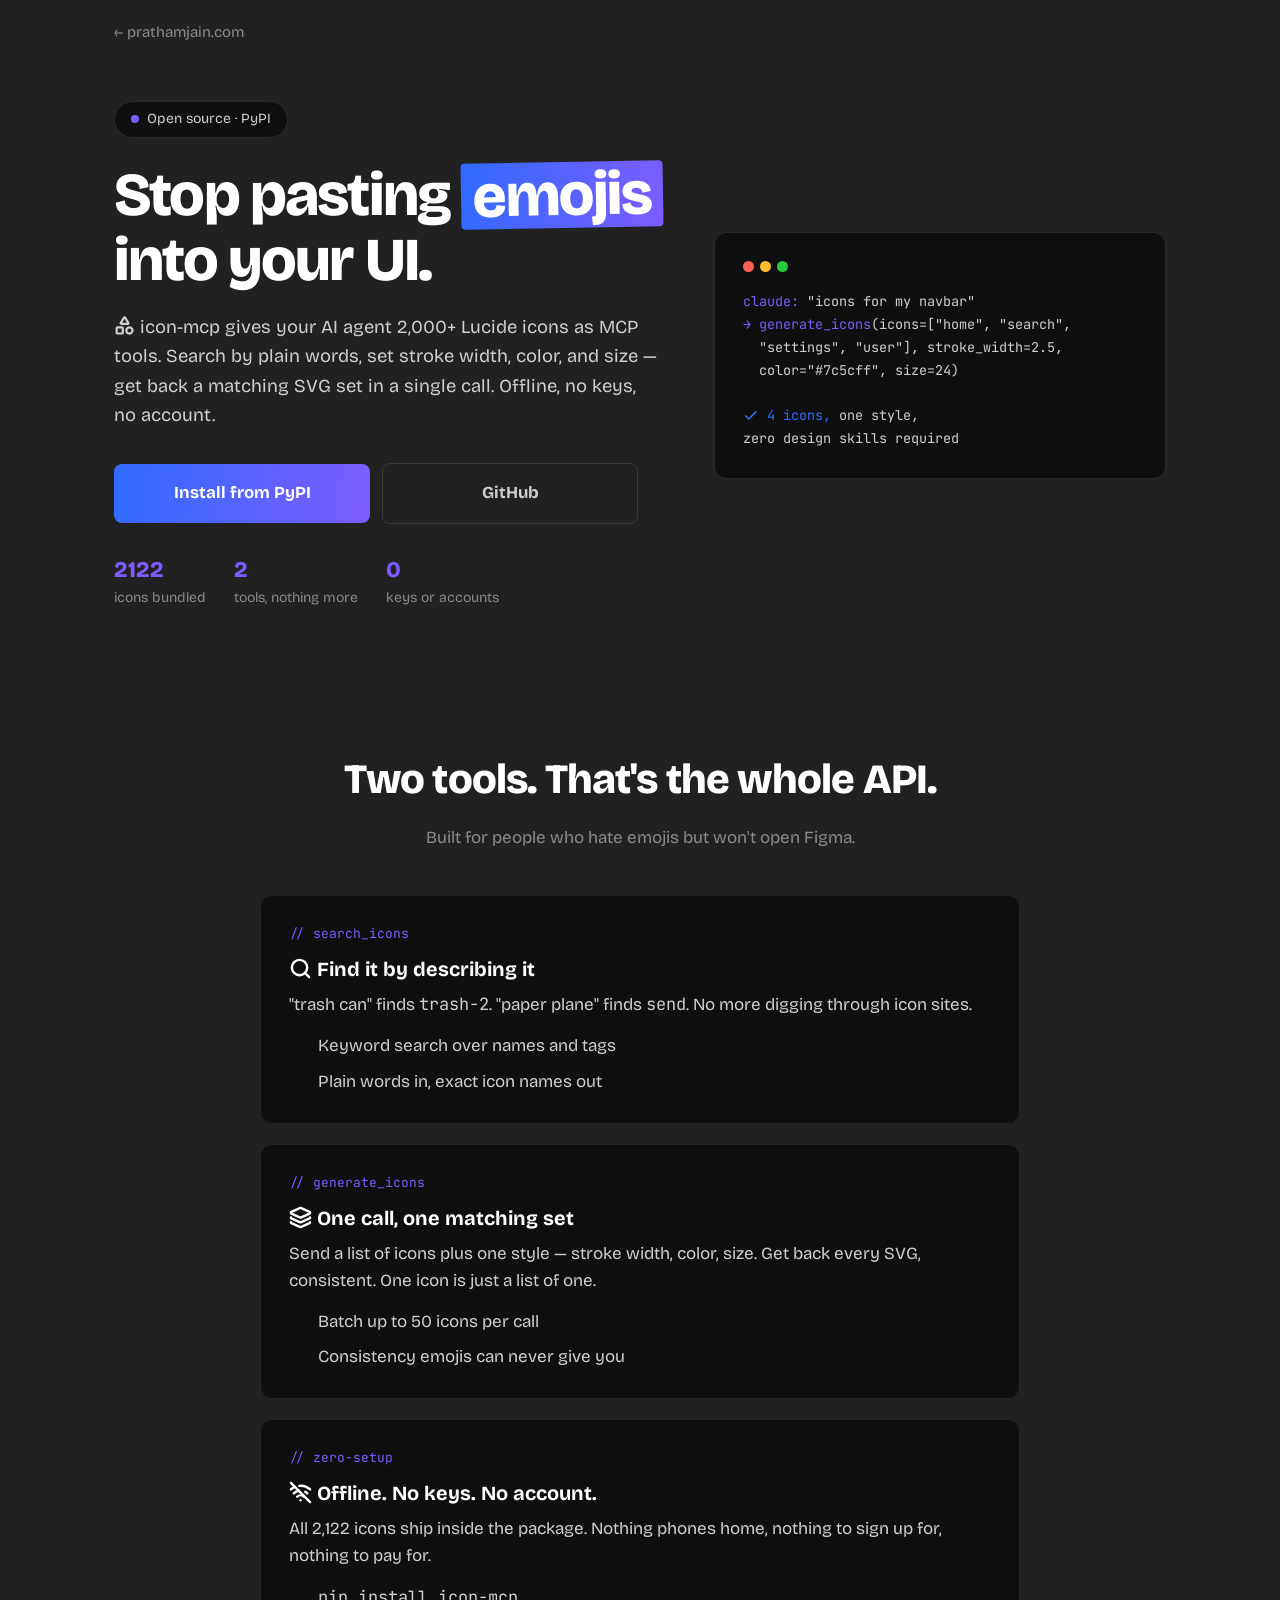
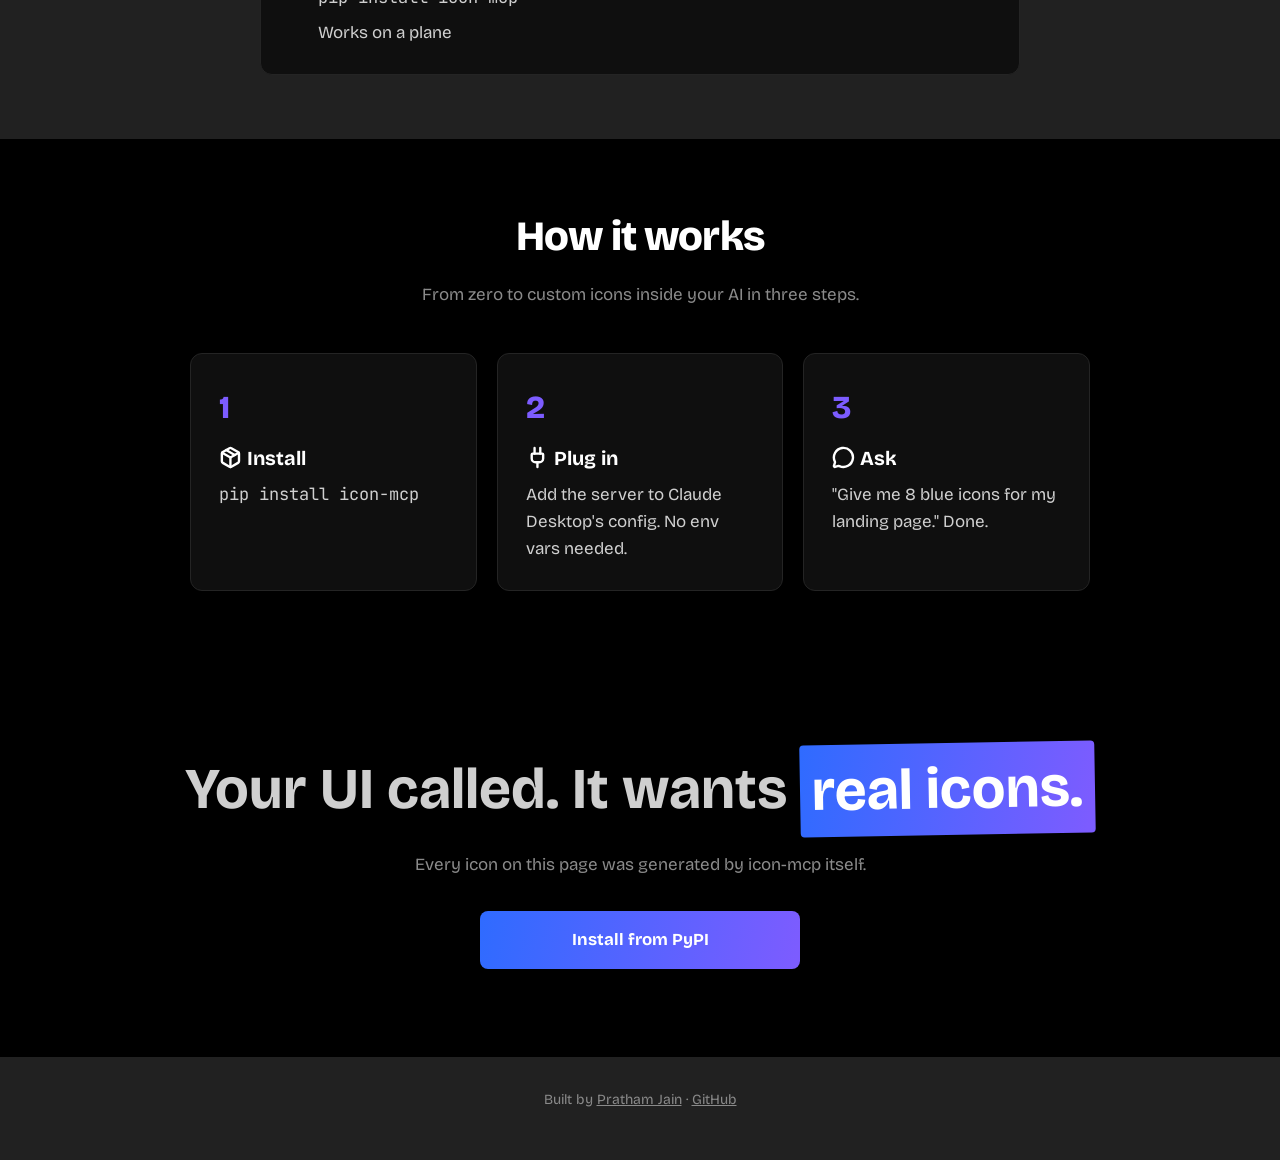
<file: projects/icon-mcp/index.html>
<!DOCTYPE html>
<html lang="en">
<head>
<meta charset="UTF-8">
<meta name="viewport" content="width=device-width, initial-scale=1.0">
<title>icon-mcp — Stop pasting emojis into your UI</title>
<meta name="description" content="MCP server: 2,000+ Lucide icons as AI tools. Search by plain words, style them, batch-export matching SVGs in one call. Offline, no keys.">
<link rel="stylesheet" href="../product.css?v=063449c">
</head>
<body>
<div class="wrap">
  <a class="back" href="https://prathamjain.com">← prathamjain.com</a>

  <header class="hero">
    <div>
      <span class="badge"><span class="dot"></span>Open source · PyPI</span>
      <h1>Stop pasting <span class="hl">emojis</span> into your UI.</h1>
      <p class="sub"><svg class="ic" aria-hidden="true" xmlns="http://www.w3.org/2000/svg" width="24" height="24" viewBox="0 0 24 24" fill="none" stroke="currentColor" stroke-width="2.5" stroke-linecap="round" stroke-linejoin="round">
  <path d="M8.3 10a.7.7 0 0 1-.626-1.079L11.4 3a.7.7 0 0 1 1.198-.043L16.3 8.9a.7.7 0 0 1-.572 1.1Z" />
  <rect x="3" y="14" width="7" height="7" rx="1" />
  <circle cx="17.5" cy="17.5" r="3.5" />
</svg> icon-mcp gives your AI agent 2,000+ Lucide icons as MCP tools. Search by plain words, set stroke width, color, and size — get back a matching SVG set in a single call. Offline, no keys, no account.</p>
      <div class="cta-row">
        <a class="btn" href="https://pypi.org/project/icon-mcp/">Install from PyPI</a>
        <a class="btn btn-ghost" href="https://github.com/pratham-jain33/icon-mcp">GitHub</a>
      </div>
      <div class="proof">
        <div><strong>2122</strong>icons bundled</div>
        <div><strong>2</strong>tools, nothing more</div>
        <div><strong>0</strong>keys or accounts</div>
      </div>
    </div>
    <div class="shot" aria-hidden="true">
      <div class="bar"><span></span><span></span><span></span></div>
      <div class="mock"><span class="k">claude:</span> "icons for my navbar"
<span class="k">→ generate_icons</span>(icons=["home", "search",
  "settings", "user"], stroke_width=2.5,
  color="#7c5cff", size=24)

<span class="a"><svg class="ic" aria-hidden="true" xmlns="http://www.w3.org/2000/svg" width="24" height="24" viewBox="0 0 24 24" fill="none" stroke="currentColor" stroke-width="2.5" stroke-linecap="round" stroke-linejoin="round">
  <path d="M20 6 9 17l-5-5" />
</svg> 4 icons,</span> one style,
zero design skills required</div>
    </div>
  </header>
</div>

<section class="section">
  <div class="wrap">
    <h2>Two tools. That's the whole API.</h2>
    <p class="lede">Built for people who hate emojis but won't open Figma.</p>
    <div class="features">
      <div class="feature">
        <div class="tag">// search_icons</div>
        <h3><svg class="ic" aria-hidden="true" xmlns="http://www.w3.org/2000/svg" width="24" height="24" viewBox="0 0 24 24" fill="none" stroke="currentColor" stroke-width="2.5" stroke-linecap="round" stroke-linejoin="round">
  <path d="m21 21-4.34-4.34" />
  <circle cx="11" cy="11" r="8" />
</svg> Find it by describing it</h3>
        <p>"trash can" finds <span class="mono">trash-2</span>. "paper plane" finds <span class="mono">send</span>. No more digging through icon sites.</p>
        <ul>
          <li>Keyword search over names and tags</li>
          <li>Plain words in, exact icon names out</li>
        </ul>
      </div>
      <div class="feature">
        <div class="tag">// generate_icons</div>
        <h3><svg class="ic" aria-hidden="true" xmlns="http://www.w3.org/2000/svg" width="24" height="24" viewBox="0 0 24 24" fill="none" stroke="currentColor" stroke-width="2.5" stroke-linecap="round" stroke-linejoin="round">
  <path d="M12.83 2.18a2 2 0 0 0-1.66 0L2.6 6.08a1 1 0 0 0 0 1.83l8.58 3.91a2 2 0 0 0 1.66 0l8.58-3.9a1 1 0 0 0 0-1.83z" />
  <path d="M2 12a1 1 0 0 0 .58.91l8.6 3.91a2 2 0 0 0 1.65 0l8.58-3.9A1 1 0 0 0 22 12" />
  <path d="M2 17a1 1 0 0 0 .58.91l8.6 3.91a2 2 0 0 0 1.65 0l8.58-3.9A1 1 0 0 0 22 17" />
</svg> One call, one matching set</h3>
        <p>Send a list of icons plus one style — stroke width, color, size. Get back every SVG, consistent. One icon is just a list of one.</p>
        <ul>
          <li>Batch up to 50 icons per call</li>
          <li>Consistency emojis can never give you</li>
        </ul>
      </div>
      <div class="feature">
        <div class="tag">// zero-setup</div>
        <h3><svg class="ic" aria-hidden="true" xmlns="http://www.w3.org/2000/svg" width="24" height="24" viewBox="0 0 24 24" fill="none" stroke="currentColor" stroke-width="2.5" stroke-linecap="round" stroke-linejoin="round">
  <path d="M12 20h.01" />
  <path d="M8.5 16.429a5 5 0 0 1 7 0" />
  <path d="M5 12.859a10 10 0 0 1 5.17-2.69" />
  <path d="M19 12.859a10 10 0 0 0-2.007-1.523" />
  <path d="M2 8.82a15 15 0 0 1 4.177-2.643" />
  <path d="M22 8.82a15 15 0 0 0-11.288-3.764" />
  <path d="m2 2 20 20" />
</svg> Offline. No keys. No account.</h3>
        <p>All 2,122 icons ship inside the package. Nothing phones home, nothing to sign up for, nothing to pay for.</p>
        <ul>
          <li class="mono">pip install icon-mcp</li>
          <li>Works on a plane</li>
        </ul>
      </div>
    </div>
  </div>
</section>

<section class="section deep">
  <div class="wrap">
    <h2>How it works</h2>
    <p class="lede">From zero to custom icons inside your AI in three steps.</p>
    <div class="steps">
      <div class="step"><div class="n">1</div><h3><svg class="ic" aria-hidden="true" xmlns="http://www.w3.org/2000/svg" width="24" height="24" viewBox="0 0 24 24" fill="none" stroke="currentColor" stroke-width="2.5" stroke-linecap="round" stroke-linejoin="round">
  <path d="M11 21.73a2 2 0 0 0 2 0l7-4A2 2 0 0 0 21 16V8a2 2 0 0 0-1-1.73l-7-4a2 2 0 0 0-2 0l-7 4A2 2 0 0 0 3 8v8a2 2 0 0 0 1 1.73z" />
  <path d="M12 22V12" />
  <polyline points="3.29 7 12 12 20.71 7" />
  <path d="m7.5 4.27 9 5.15" />
</svg> Install</h3><p class="mono">pip install icon-mcp</p></div>
      <div class="step"><div class="n">2</div><h3><svg class="ic" aria-hidden="true" xmlns="http://www.w3.org/2000/svg" width="24" height="24" viewBox="0 0 24 24" fill="none" stroke="currentColor" stroke-width="2.5" stroke-linecap="round" stroke-linejoin="round">
  <path d="M12 22v-5" />
  <path d="M15 8V2" />
  <path d="M17 8a1 1 0 0 1 1 1v4a4 4 0 0 1-4 4h-4a4 4 0 0 1-4-4V9a1 1 0 0 1 1-1z" />
  <path d="M9 8V2" />
</svg> Plug in</h3><p>Add the server to Claude Desktop's config. No env vars needed.</p></div>
      <div class="step"><div class="n">3</div><h3><svg class="ic" aria-hidden="true" xmlns="http://www.w3.org/2000/svg" width="24" height="24" viewBox="0 0 24 24" fill="none" stroke="currentColor" stroke-width="2.5" stroke-linecap="round" stroke-linejoin="round">
  <path d="M2.992 16.342a2 2 0 0 1 .094 1.167l-1.065 3.29a1 1 0 0 0 1.236 1.168l3.413-.998a2 2 0 0 1 1.099.092 10 10 0 1 0-4.777-4.719" />
</svg> Ask</h3><p>"Give me 8 blue icons for my landing page." Done.</p></div>
    </div>
  </div>
</section>

<section class="final">
  <div class="wrap">
    <h2>Your UI called. It wants <span class="hl">real icons.</span></h2>
    <p>Every icon on this page was generated by icon-mcp itself.</p>
    <a class="btn" href="https://pypi.org/project/icon-mcp/">Install from PyPI</a>
  </div>
</section>

<footer>
  <div class="wrap">
    Built by <a href="https://prathamjain.com">Pratham Jain</a> · <a href="https://github.com/pratham-jain33/icon-mcp">GitHub</a>
  </div>
</footer>
</body>
</html>
</file>
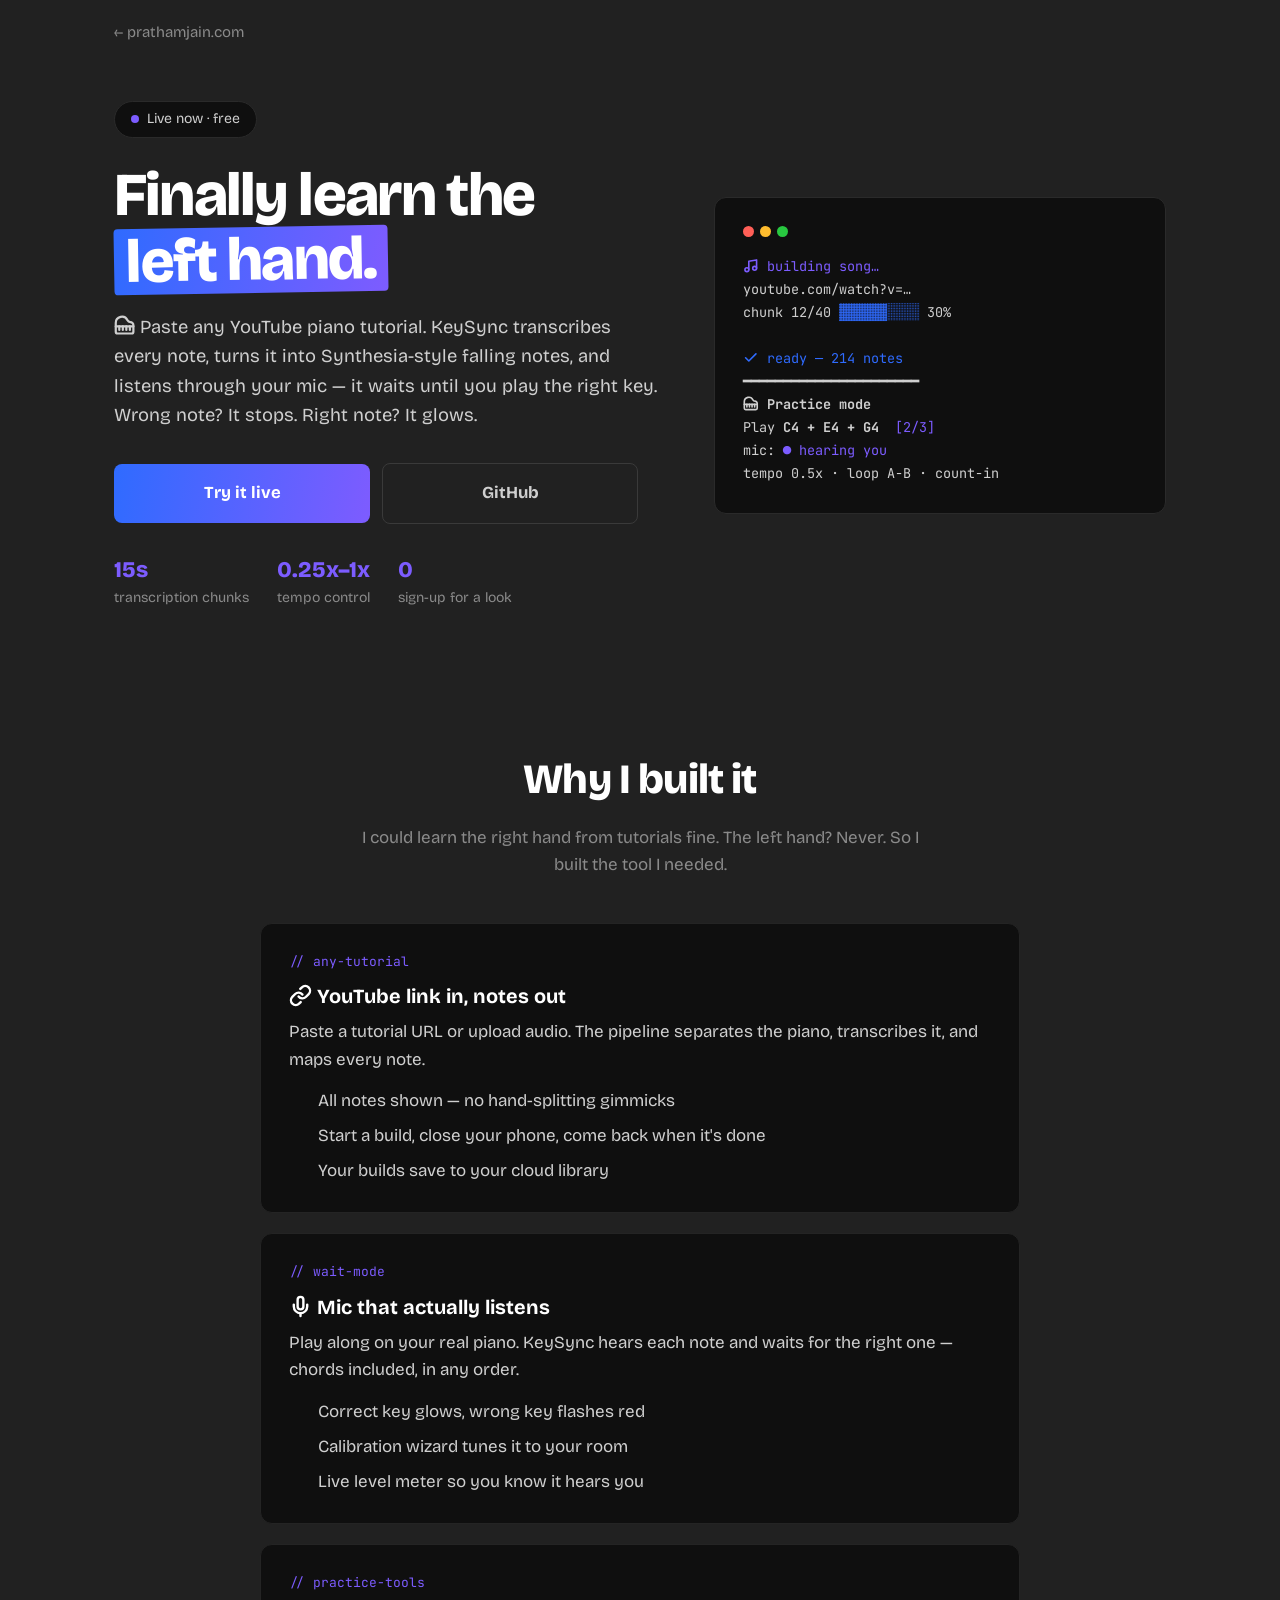
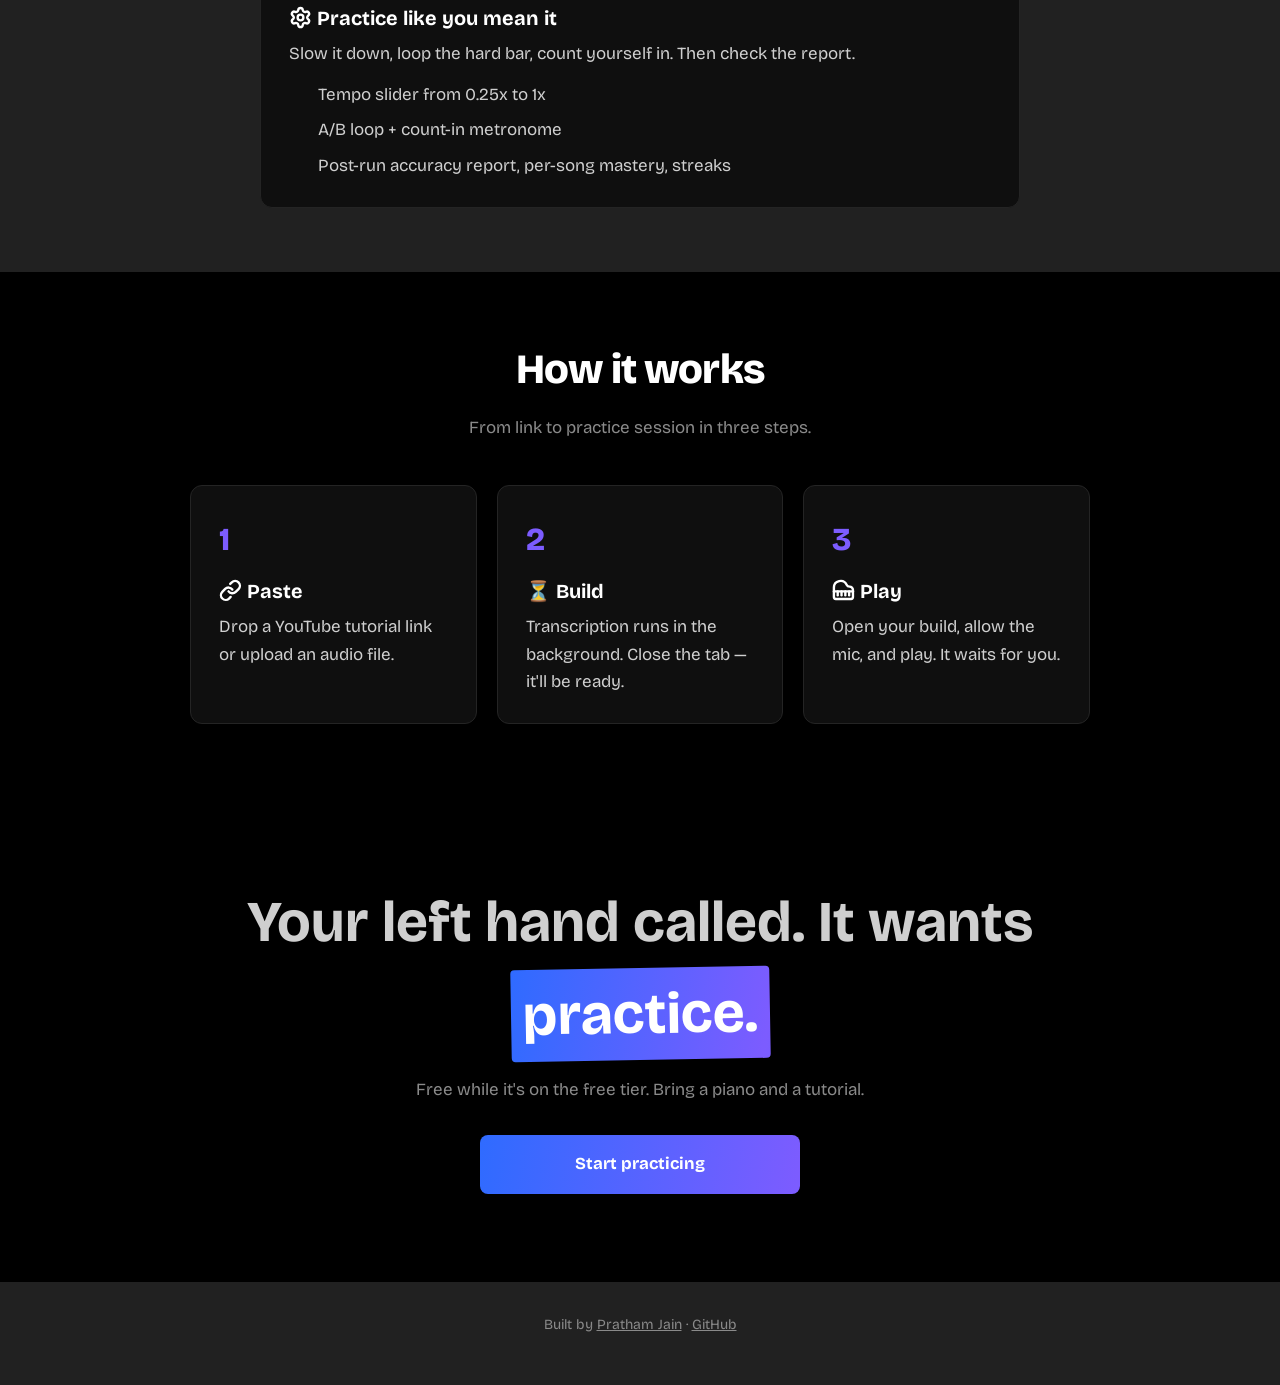
<file: projects/keysync/index.html>
<!DOCTYPE html>
<html lang="en">
<head>
<meta charset="UTF-8">
<meta name="viewport" content="width=device-width, initial-scale=1.0">
<title>KeySync — Turn YouTube piano tutorials into practice sessions</title>
<meta name="description" content="Paste a YouTube piano tutorial link, get falling notes, practice with mic wait-mode. Free.">
<link rel="stylesheet" href="../product.css?v=063449c">
</head>
<body>
<div class="wrap">
  <a class="back" href="https://prathamjain.com">← prathamjain.com</a>

  <header class="hero">
    <div>
      <span class="badge"><span class="dot"></span>Live now · free</span>
      <h1>Finally learn the <span class="hl">left hand.</span></h1>
      <p class="sub"><svg class="ic" aria-hidden="true" xmlns="http://www.w3.org/2000/svg" width="24" height="24" viewBox="0 0 24 24" fill="none" stroke="currentColor" stroke-width="2.5" stroke-linecap="round" stroke-linejoin="round">
  <path d="M10 13v4" />
  <path d="M14 13v4" />
  <path d="M18 13v4" />
  <path d="M2 13h20" />
  <path d="M22 11.5A3.5 3.5 0 0018.5 8a3.52 3.52 0 01-3.173-2A7 7 0 002 9v10a2 2 0 002 2h16a2 2 0 002-2z" />
  <path d="M6 13v4" />
</svg> Paste any YouTube piano tutorial. KeySync transcribes every note, turns it into Synthesia-style falling notes, and listens through your mic — it waits until you play the right key. Wrong note? It stops. Right note? It glows.</p>
      <div class="cta-row">
        <a class="btn" href="https://keysync-23c2.onrender.com">Try it live</a>
        <a class="btn btn-ghost" href="https://github.com/pratham-jain33/keysync">GitHub</a>
      </div>
      <div class="proof">
        <div><strong>15s</strong>transcription chunks</div>
        <div><strong>0.25x–1x</strong>tempo control</div>
        <div><strong>0</strong>sign-up for a look</div>
      </div>
    </div>
    <div class="shot" aria-hidden="true">
      <div class="bar"><span></span><span></span><span></span></div>
      <div class="mock"><span class="k"><svg class="ic" aria-hidden="true" xmlns="http://www.w3.org/2000/svg" width="24" height="24" viewBox="0 0 24 24" fill="none" stroke="currentColor" stroke-width="2.5" stroke-linecap="round" stroke-linejoin="round">
  <path d="M9 18V5l12-2v13" />
  <circle cx="6" cy="18" r="3" />
  <circle cx="18" cy="16" r="3" />
</svg> building song…</span>
youtube.com/watch?v=…
chunk 12/40 <span class="a">▓▓▓▓▓▓░░░░</span> 30%

<span class="a"><svg class="ic" aria-hidden="true" xmlns="http://www.w3.org/2000/svg" width="24" height="24" viewBox="0 0 24 24" fill="none" stroke="currentColor" stroke-width="2.5" stroke-linecap="round" stroke-linejoin="round">
  <path d="M20 6 9 17l-5-5" />
</svg> ready — 214 notes</span>
━━━━━━━━━━━━━━━━━━━━━━
<b><svg class="ic" aria-hidden="true" xmlns="http://www.w3.org/2000/svg" width="24" height="24" viewBox="0 0 24 24" fill="none" stroke="currentColor" stroke-width="2.5" stroke-linecap="round" stroke-linejoin="round">
  <path d="M10 13v4" />
  <path d="M14 13v4" />
  <path d="M18 13v4" />
  <path d="M2 13h20" />
  <path d="M22 11.5A3.5 3.5 0 0018.5 8a3.52 3.52 0 01-3.173-2A7 7 0 002 9v10a2 2 0 002 2h16a2 2 0 002-2z" />
  <path d="M6 13v4" />
</svg> Practice mode</b>
Play <b>C4 + E4 + G4</b>  <span class="k">[2/3]</span>
mic: <span class="k">● hearing you</span>
tempo 0.5x · loop A-B · count-in</div>
    </div>
  </header>
</div>

<section class="section">
  <div class="wrap">
    <h2>Why I built it</h2>
    <p class="lede">I could learn the right hand from tutorials fine. The left hand? Never. So I built the tool I needed.</p>
    <div class="features">
      <div class="feature">
        <div class="tag">// any-tutorial</div>
        <h3><svg class="ic" aria-hidden="true" xmlns="http://www.w3.org/2000/svg" width="24" height="24" viewBox="0 0 24 24" fill="none" stroke="currentColor" stroke-width="2.5" stroke-linecap="round" stroke-linejoin="round">
  <path d="M10 13a5 5 0 0 0 7.54.54l3-3a5 5 0 0 0-7.07-7.07l-1.72 1.71" />
  <path d="M14 11a5 5 0 0 0-7.54-.54l-3 3a5 5 0 0 0 7.07 7.07l1.71-1.71" />
</svg> YouTube link in, notes out</h3>
        <p>Paste a tutorial URL or upload audio. The pipeline separates the piano, transcribes it, and maps every note.</p>
        <ul>
          <li>All notes shown — no hand-splitting gimmicks</li>
          <li>Start a build, close your phone, come back when it's done</li>
          <li>Your builds save to your cloud library</li>
        </ul>
      </div>
      <div class="feature">
        <div class="tag">// wait-mode</div>
        <h3><svg class="ic" aria-hidden="true" xmlns="http://www.w3.org/2000/svg" width="24" height="24" viewBox="0 0 24 24" fill="none" stroke="currentColor" stroke-width="2.5" stroke-linecap="round" stroke-linejoin="round">
  <path d="M12 19v3" />
  <path d="M19 10v2a7 7 0 0 1-14 0v-2" />
  <rect x="9" y="2" width="6" height="13" rx="3" />
</svg> Mic that actually listens</h3>
        <p>Play along on your real piano. KeySync hears each note and waits for the right one — chords included, in any order.</p>
        <ul>
          <li>Correct key glows, wrong key flashes red</li>
          <li>Calibration wizard tunes it to your room</li>
          <li>Live level meter so you know it hears you</li>
        </ul>
      </div>
      <div class="feature">
        <div class="tag">// practice-tools</div>
        <h3><svg class="ic" aria-hidden="true" xmlns="http://www.w3.org/2000/svg" width="24" height="24" viewBox="0 0 24 24" fill="none" stroke="currentColor" stroke-width="2.5" stroke-linecap="round" stroke-linejoin="round">
  <path d="M9.671 4.136a2.34 2.34 0 0 1 4.659 0 2.34 2.34 0 0 0 3.319 1.915 2.34 2.34 0 0 1 2.33 4.033 2.34 2.34 0 0 0 0 3.831 2.34 2.34 0 0 1-2.33 4.033 2.34 2.34 0 0 0-3.319 1.915 2.34 2.34 0 0 1-4.659 0 2.34 2.34 0 0 0-3.32-1.915 2.34 2.34 0 0 1-2.33-4.033 2.34 2.34 0 0 0 0-3.831A2.34 2.34 0 0 1 6.35 6.051a2.34 2.34 0 0 0 3.319-1.915" />
  <circle cx="12" cy="12" r="3" />
</svg> Practice like you mean it</h3>
        <p>Slow it down, loop the hard bar, count yourself in. Then check the report.</p>
        <ul>
          <li>Tempo slider from 0.25x to 1x</li>
          <li>A/B loop + count-in metronome</li>
          <li>Post-run accuracy report, per-song mastery, streaks</li>
        </ul>
      </div>
    </div>
  </div>
</section>

<section class="section deep">
  <div class="wrap">
    <h2>How it works</h2>
    <p class="lede">From link to practice session in three steps.</p>
    <div class="steps">
      <div class="step"><div class="n">1</div><h3><svg class="ic" aria-hidden="true" xmlns="http://www.w3.org/2000/svg" width="24" height="24" viewBox="0 0 24 24" fill="none" stroke="currentColor" stroke-width="2.5" stroke-linecap="round" stroke-linejoin="round">
  <path d="M10 13a5 5 0 0 0 7.54.54l3-3a5 5 0 0 0-7.07-7.07l-1.72 1.71" />
  <path d="M14 11a5 5 0 0 0-7.54-.54l-3 3a5 5 0 0 0 7.07 7.07l1.71-1.71" />
</svg> Paste</h3><p>Drop a YouTube tutorial link or upload an audio file.</p></div>
      <div class="step"><div class="n">2</div><h3>⏳ Build</h3><p>Transcription runs in the background. Close the tab — it'll be ready.</p></div>
      <div class="step"><div class="n">3</div><h3><svg class="ic" aria-hidden="true" xmlns="http://www.w3.org/2000/svg" width="24" height="24" viewBox="0 0 24 24" fill="none" stroke="currentColor" stroke-width="2.5" stroke-linecap="round" stroke-linejoin="round">
  <path d="M10 13v4" />
  <path d="M14 13v4" />
  <path d="M18 13v4" />
  <path d="M2 13h20" />
  <path d="M22 11.5A3.5 3.5 0 0018.5 8a3.52 3.52 0 01-3.173-2A7 7 0 002 9v10a2 2 0 002 2h16a2 2 0 002-2z" />
  <path d="M6 13v4" />
</svg> Play</h3><p>Open your build, allow the mic, and play. It waits for you.</p></div>
    </div>
  </div>
</section>

<section class="final">
  <div class="wrap">
    <h2>Your left hand called. It wants <span class="hl">practice.</span></h2>
    <p>Free while it's on the free tier. Bring a piano and a tutorial.</p>
    <a class="btn" href="https://keysync-23c2.onrender.com">Start practicing</a>
  </div>
</section>

<footer>
  <div class="wrap">
    Built by <a href="https://prathamjain.com">Pratham Jain</a> · <a href="https://github.com/pratham-jain33/keysync">GitHub</a>
  </div>
</footer>
</body>
</html>
</file>
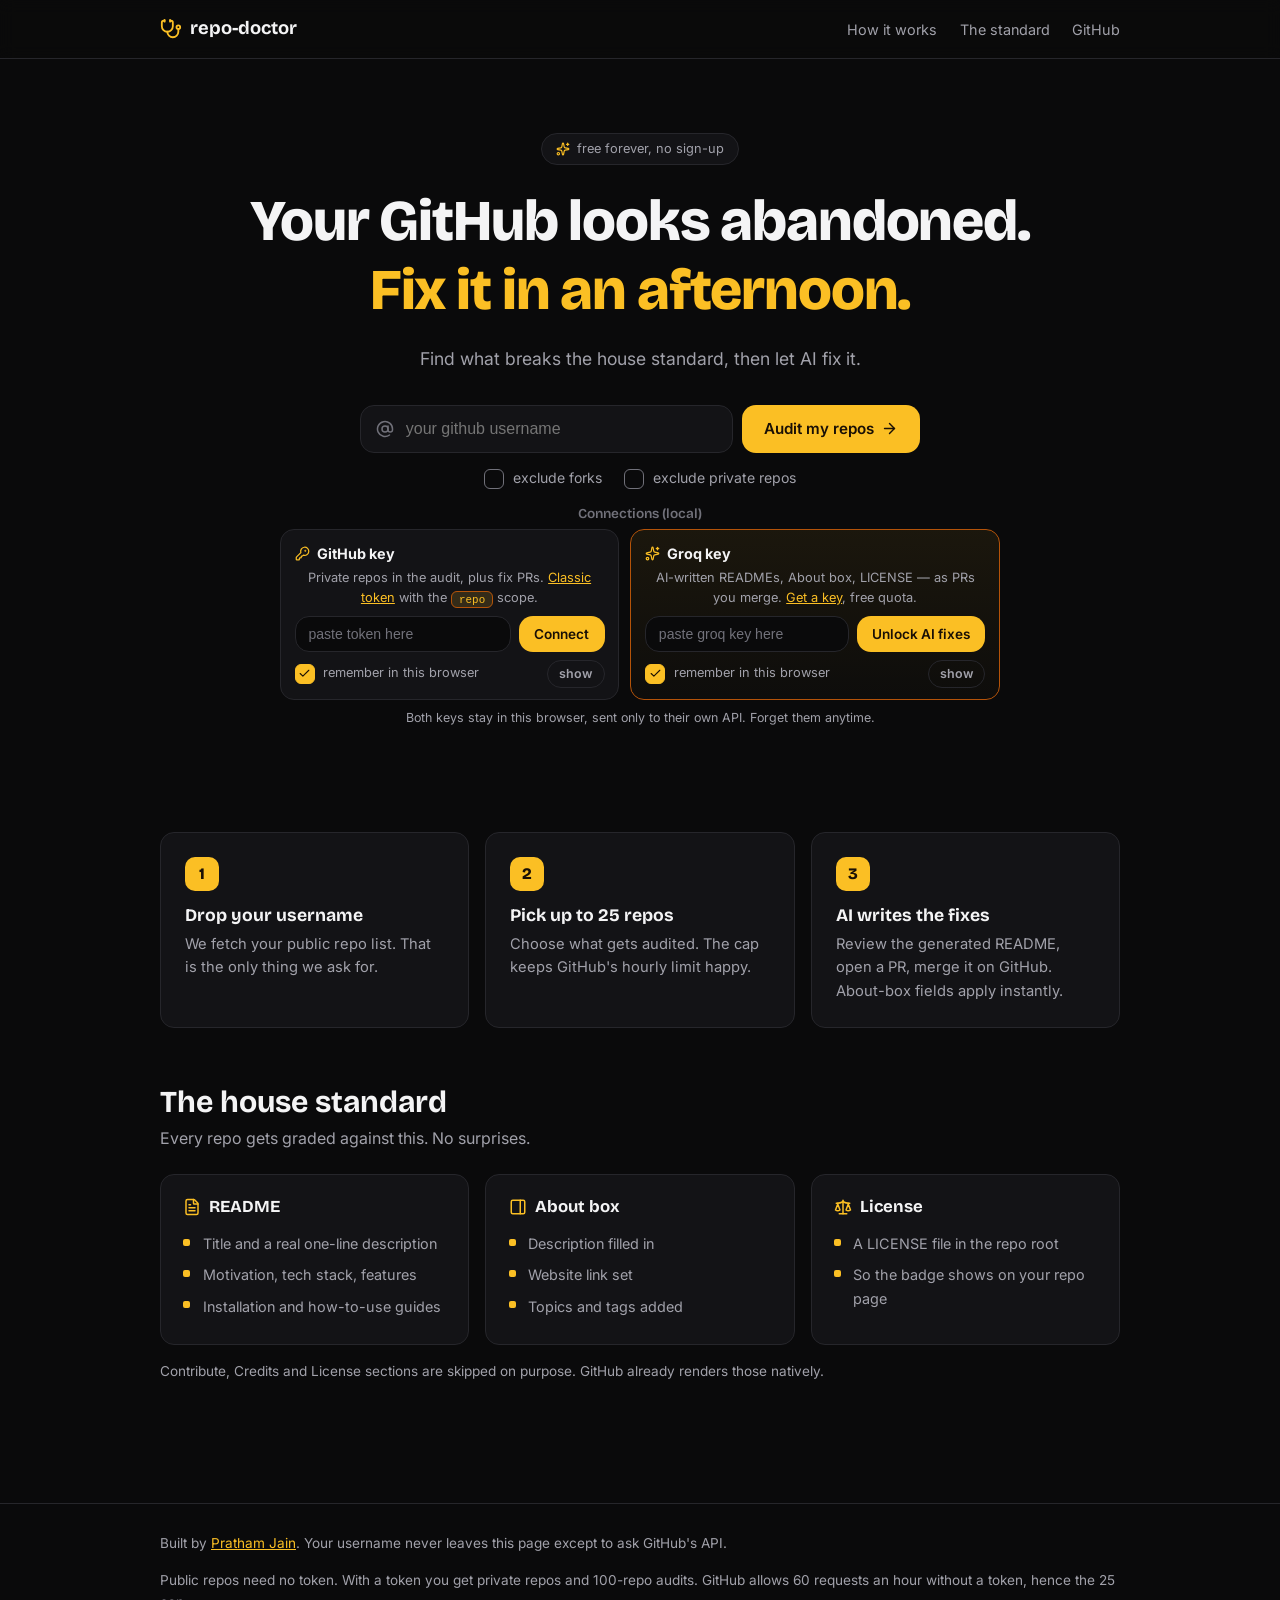
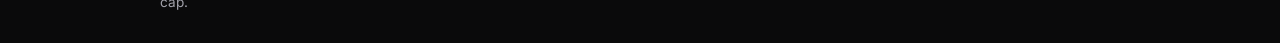
<file: projects/repo-doctor/index.html>
<!DOCTYPE html>
<html lang="en">
<head>
<meta charset="UTF-8">
<meta name="viewport" content="width=device-width, initial-scale=1.0">
<title>repo-doctor: audit your GitHub consistency</title>
<meta name="description" content="Scan your public GitHub repos and get the exact fix list for a consistent profile. No sign-up, no token, runs in your browser.">
<link rel="preconnect" href="https://fonts.googleapis.com">
<link rel="preconnect" href="https://fonts.gstatic.com" crossorigin>
<link href="https://fonts.googleapis.com/css2?family=Bricolage+Grotesque:opsz,wght@12..96,400;12..96,600;12..96,700;12..96,800&family=Inter:wght@400;500;600&display=swap" rel="stylesheet">
<link rel="icon" href="logo.svg" type="image/svg+xml">
<link rel="stylesheet" href="styles.css?v=20261004n">
</head>
<body>

<header class="topbar">
  <div class="wrap topbar-inner">
    <a class="brand" href="#" id="brand-home">
      <i data-lucide="stethoscope"></i>
      <span>repo-doctor</span>
    </a>
    <nav class="topnav">
      <a href="#how">How it works</a>
      <a href="#standard">The standard</a>
      <a href="https://github.com/pratham-jain33/repo-doctor" target="_blank" rel="noopener">GitHub</a>
    </nav>
  </div>
</header>

<main class="wrap">

  <!-- ============ SCREEN: HOME ============ -->
  <section id="screen-home" class="screen">
    <div class="hero">
      <div class="hero-badges">
        <div class="hero-badge"><i data-lucide="sparkles"></i> free forever, no sign-up</div>
        <a class="hero-badge hero-badge-link" id="stars-pill" href="https://github.com/pratham-jain33/repo-doctor" target="_blank" rel="noopener" hidden><i data-lucide="star"></i> <span id="stars-count">0</span>&nbsp;stars</a>
      </div>
      <h1>Your GitHub looks abandoned.<br><span class="hl">Fix it in an afternoon.</span></h1>
      <p class="lede">Find what breaks the house standard, then let AI fix it.</p>

      <form id="username-form" class="username-form" autocomplete="off">
        <div class="input-row">
          <i data-lucide="at-sign" class="input-icon"></i>
          <input id="username-input" type="text" placeholder="your github username" spellcheck="false" autocapitalize="off">
          <button type="submit" class="btn btn-primary">Audit my repos <i data-lucide="arrow-right"></i></button>
        </div>
        <div class="form-options">
          <label class="check"><input type="checkbox" id="exclude-forks"><span class="custom-check"><i data-lucide="check"></i></span> exclude forks</label>
          <label class="check"><input type="checkbox" id="exclude-private"><span class="custom-check"><i data-lucide="check"></i></span> exclude private repos</label>
        </div>
        <p class="form-error" id="username-error" hidden></p>
      </form>

      <div class="connections">
        <h3 class="connections-title">Connections (local)</h3>
        <div class="connections-grid">
          <div class="conn-box">
            <h4><i data-lucide="key-round"></i> GitHub key</h4>
            <p class="muted small conn-desc">Private repos in the audit, plus fix PRs. <a href="https://github.com/settings/tokens/new" target="_blank" rel="noopener">Classic token</a> with the <code class="scope-chip">repo</code> scope.</p>
            <div id="token-form" class="conn-form">
              <div class="input-row conn-input">
                <input id="token-input" type="password" placeholder="paste token here" spellcheck="false" autocapitalize="off" autocomplete="off">
                <button type="button" class="btn btn-primary" id="token-go">Connect</button>
              </div>
              <div class="token-row">
                <label class="check"><input type="checkbox" id="token-remember" checked><span class="custom-check"><i data-lucide="check"></i></span> remember in this browser</label>
                <button type="button" class="btn btn-ghost btn-mini" id="token-show">show</button>
              </div>
              <p class="form-error" id="token-error" hidden></p>
            </div>
            <div class="token-active" id="token-active" hidden>
              <div class="token-active-info">
                <p class="token-active-line"><i data-lucide="check"></i> <span>Connected as <strong id="token-user"></strong></span></p>
                <p class="muted small">Private repos · up to 100 per audit</p>
              </div>
              <button type="button" class="btn btn-ghost" id="token-forget"><i data-lucide="trash-2"></i> forget token</button>
            </div>
            <p class="token-note" id="token-note" hidden></p>
          </div>
          <div class="conn-box conn-groq">
            <h4><i data-lucide="sparkles"></i> Groq key</h4>
            <p class="muted small conn-desc">AI-written READMEs, About box, LICENSE — as PRs you merge. <a href="https://console.groq.com/keys" target="_blank" rel="noopener">Get a key</a>, free quota.</p>
            <div id="groq-form" class="conn-form">
              <div class="input-row conn-input">
                <input id="groq-input" type="password" placeholder="paste groq key here" spellcheck="false" autocapitalize="off" autocomplete="off">
                <button type="button" class="btn btn-primary" id="groq-go">Unlock AI fixes</button>
              </div>
              <div class="token-row">
                <label class="check"><input type="checkbox" id="groq-remember" checked><span class="custom-check"><i data-lucide="check"></i></span> remember in this browser</label>
                <button type="button" class="btn btn-ghost btn-mini" id="groq-show">show</button>
              </div>
              <p class="form-error" id="groq-error" hidden></p>
            </div>
            <div class="token-active" id="groq-active" hidden>
              <div class="token-active-info">
                <p class="token-active-line"><i data-lucide="check"></i> <span>Groq key connected</span></p>
                <p class="muted small">AI fixes ready &middot; runs on your key and quota</p>
              </div>
              <button type="button" class="btn btn-ghost" id="groq-forget"><i data-lucide="trash-2"></i> forget key</button>
            </div>
          </div>
        </div>
        <p class="muted small conn-note">Both keys stay in this browser, sent only to their own API. Forget them anytime.</p>
      </div>

    </div>

    <div id="how" class="steps">
      <div class="step">
        <div class="step-num">1</div>
        <h3>Drop your username</h3>
        <p>We fetch your public repo list. That is the only thing we ask for.</p>
      </div>
      <div class="step">
        <div class="step-num">2</div>
        <h3>Pick up to 25 repos</h3>
        <p>Choose what gets audited. The cap keeps GitHub's hourly limit happy.</p>
      </div>
      <div class="step">
        <div class="step-num">3</div>
        <h3>AI writes the fixes</h3>
        <p>Review the generated README, open a PR, merge it on GitHub. About-box fields apply instantly.</p>
      </div>
    </div>

    <div id="standard" class="standard">
      <h2>The house standard</h2>
      <p class="muted">Every repo gets graded against this. No surprises.</p>
      <div class="standard-grid">
        <div class="standard-card">
          <h3><i data-lucide="file-text"></i> README</h3>
          <ul>
            <li>Title and a real one-line description</li>
            <li>Motivation, tech stack, features</li>
            <li>Installation and how-to-use guides</li>
          </ul>
        </div>
        <div class="standard-card">
          <h3><i data-lucide="panel-right"></i> About box</h3>
          <ul>
            <li>Description filled in</li>
            <li>Website link set</li>
            <li>Topics and tags added</li>
          </ul>
        </div>
        <div class="standard-card">
          <h3><i data-lucide="scale"></i> License</h3>
          <ul>
            <li>A LICENSE file in the repo root</li>
            <li>So the badge shows on your repo page</li>
          </ul>
        </div>
      </div>
      <p class="muted small">Contribute, Credits and License sections are skipped on purpose. GitHub already renders those natively.</p>
    </div>
  </section>

  <!-- ============ SCREEN: PICKER ============ -->
  <section id="screen-picker" class="screen" hidden>
    <button class="btn btn-ghost back" id="picker-back"><i data-lucide="arrow-left"></i> change username</button>
    <h2>Which repos get audited?</h2>
    <p class="muted"><span id="repo-count"></span> repos found. Pick up to <strong id="pick-cap">25</strong>. <span id="mode-line"></span></p>

    <div class="picker-toolbar">
      <div class="counter" id="select-counter">0 / 25 selected</div>
      <div class="picker-actions">
        <button class="btn btn-ghost" id="select-all">Select all</button>
        <button class="btn btn-ghost" id="select-none">Clear</button>
      </div>
    </div>
    <div class="picker-search">
      <i data-lucide="search" class="input-icon"></i>
      <input id="picker-filter" type="text" placeholder="filter repos...">
    </div>
    <p class="cap-note" id="cap-note" hidden><i data-lucide="info"></i> <span id="cap-note-text"></span></p>

    <div id="repo-list" class="repo-list"></div>
    <div class="picker-empty" id="picker-empty" hidden>
      <i data-lucide="package-open"></i>
      <p>No repos match that filter.</p>
    </div>

    <div class="picker-footer">
      <button class="btn btn-primary btn-big" id="run-audit" disabled>Run the audit <i data-lucide="arrow-right"></i></button>
    </div>

    <div class="error-card" id="picker-error" hidden>
      <i data-lucide="alert-triangle"></i>
      <div>
        <h3 id="picker-error-title">Something broke</h3>
        <p id="picker-error-msg"></p>
        <button class="btn btn-ghost" id="picker-retry">Try again</button>
      </div>
    </div>
  </section>

  <!-- ============ SCREEN: AUDIT ============ -->
  <section id="screen-audit" class="screen" hidden>
    <h2>Auditing <span id="audit-total"></span> repos...</h2>
    <div class="progress-track">
      <div class="progress-fill" id="progress-fill"></div>
    </div>
    <p class="muted" id="progress-label">starting...</p>
    <div id="audit-log" class="audit-log"></div>
    <div class="error-card" id="audit-error" hidden>
      <i data-lucide="alert-triangle"></i>
      <div>
        <h3>Hit GitHub's rate limit</h3>
        <p id="audit-error-msg"></p>
        <button class="btn btn-ghost" id="audit-retry">Retry</button>
      </div>
    </div>
  </section>

  <!-- ============ SCREEN: RESULTS ============ -->
  <section id="screen-results" class="screen" hidden>
    <div class="results-head">
      <div>
        <h2>Results for <span id="results-user"></span></h2>
        <p class="muted" id="results-summary"></p>
      </div>
      <div class="score-wrap">
        <svg class="score-ring" viewBox="0 0 120 120">
          <circle cx="60" cy="60" r="52" class="ring-bg"/>
          <circle cx="60" cy="60" r="52" class="ring-fg" id="score-arc"/>
        </svg>
        <div class="score-num"><span id="score-value">0</span><small>/100</small></div>
      </div>
    </div>

    <div class="results-toolbar">
      <div class="picker-search">
        <i data-lucide="search" class="input-icon"></i>
        <input id="results-filter" type="text" placeholder="filter repos...">
      </div>
      <div class="results-actions">
        <label class="check"><input type="checkbox" id="results-hide-clean"><span class="custom-check"><i data-lucide="check"></i></span> hide clean repos</label>
        <button class="btn btn-ghost" id="download-report"><i data-lucide="download"></i> report.md</button>
        <button class="btn btn-primary" id="audit-again"><i data-lucide="rotate-ccw"></i> Audit again</button>
      </div>
    </div>

    <div class="keys-hint" id="keys-hint" hidden>
      <i data-lucide="info"></i>
      <p><strong>AI fixes need keys:</strong> <span id="keys-hint-text"></span></p>
      <button class="btn btn-ghost btn-mini" id="keys-hint-go">Add keys</button>
    </div>

    <div id="results-list" class="results-list"></div>
  </section>

</main>

<footer>
  <div class="wrap footer-inner">
    <p>Built by <a href="https://github.com/pratham-jain33" target="_blank" rel="noopener">Pratham Jain</a>. Your username never leaves this page except to ask GitHub's API.</p>
    <p class="muted small">Public repos need no token. With a token you get private repos and 100-repo audits. GitHub allows 60 requests an hour without a token, hence the 25 cap.</p>
  </div>
</footer>

<script src="checks.js?v=20261004n"></script>
<script src="icons.js?v=20261004n"></script>
<script src="app.js?v=20261004n"></script>
</body>
</html>
</file>
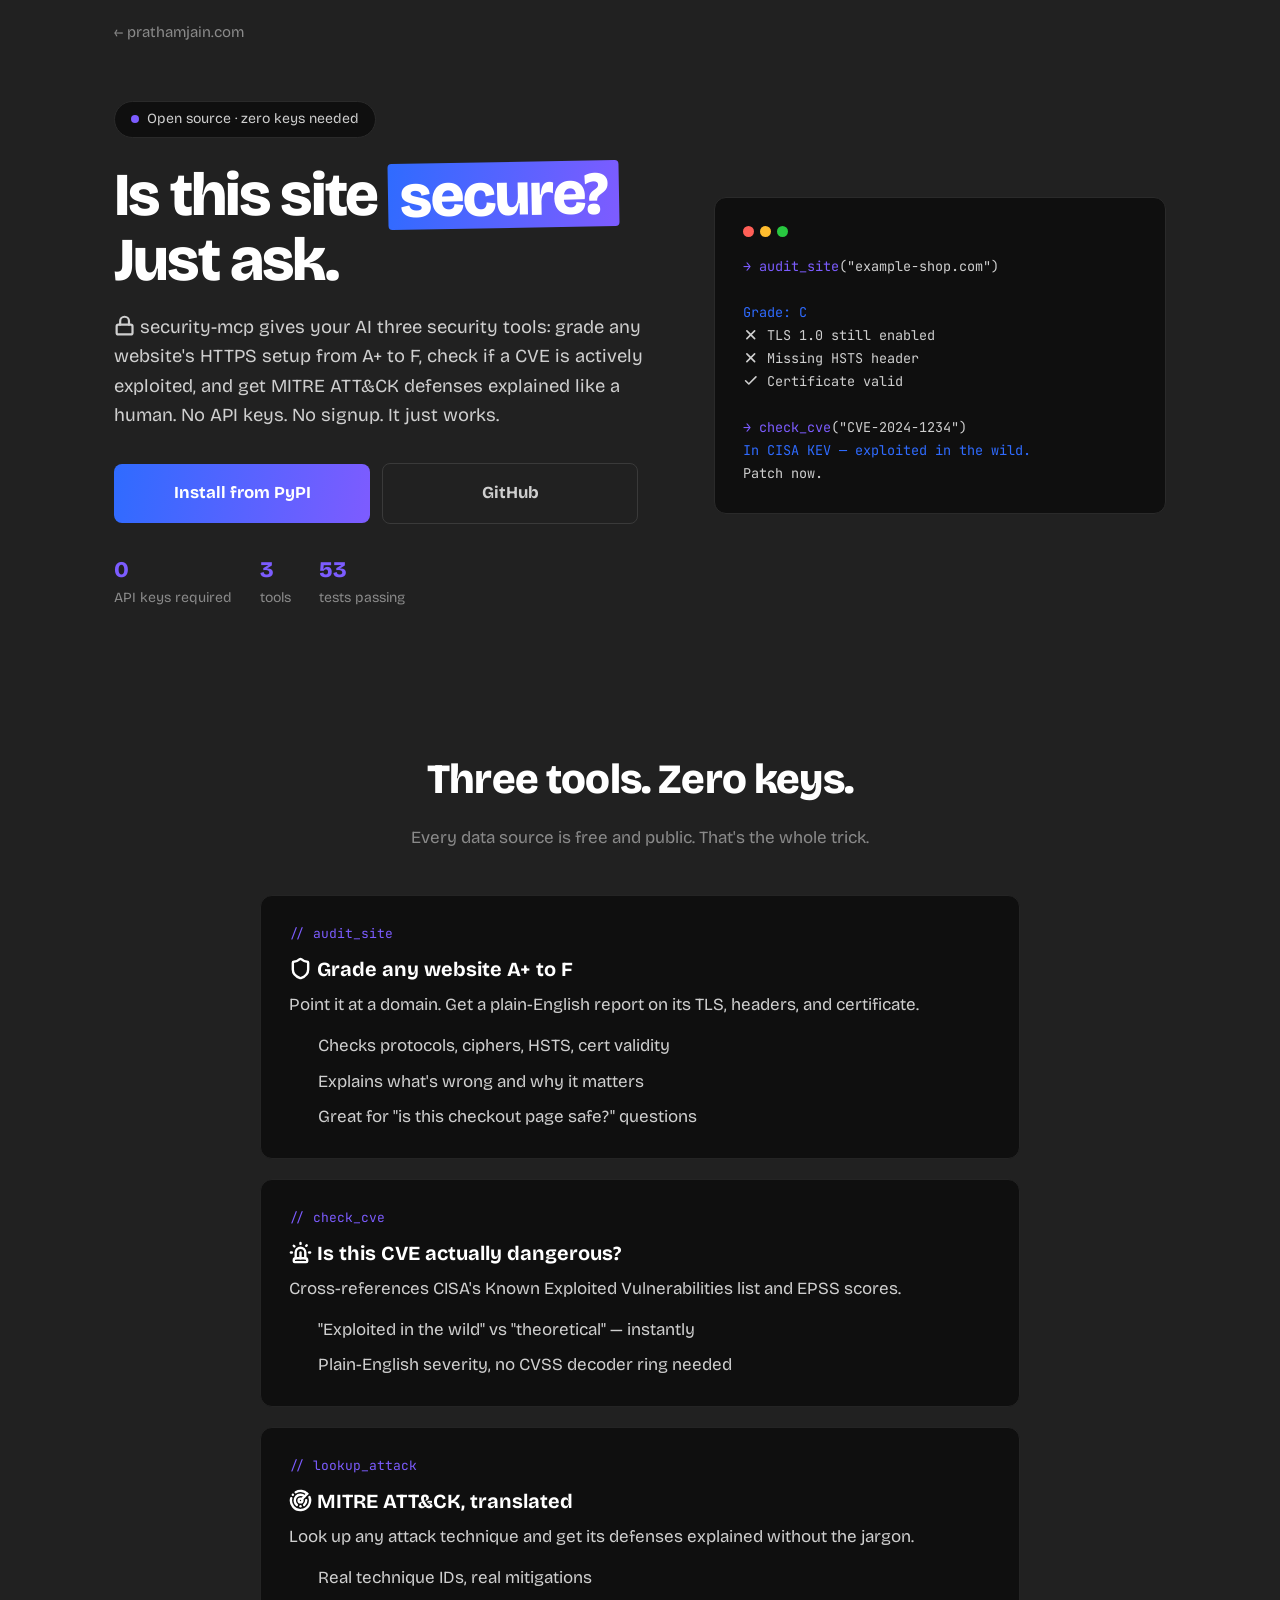
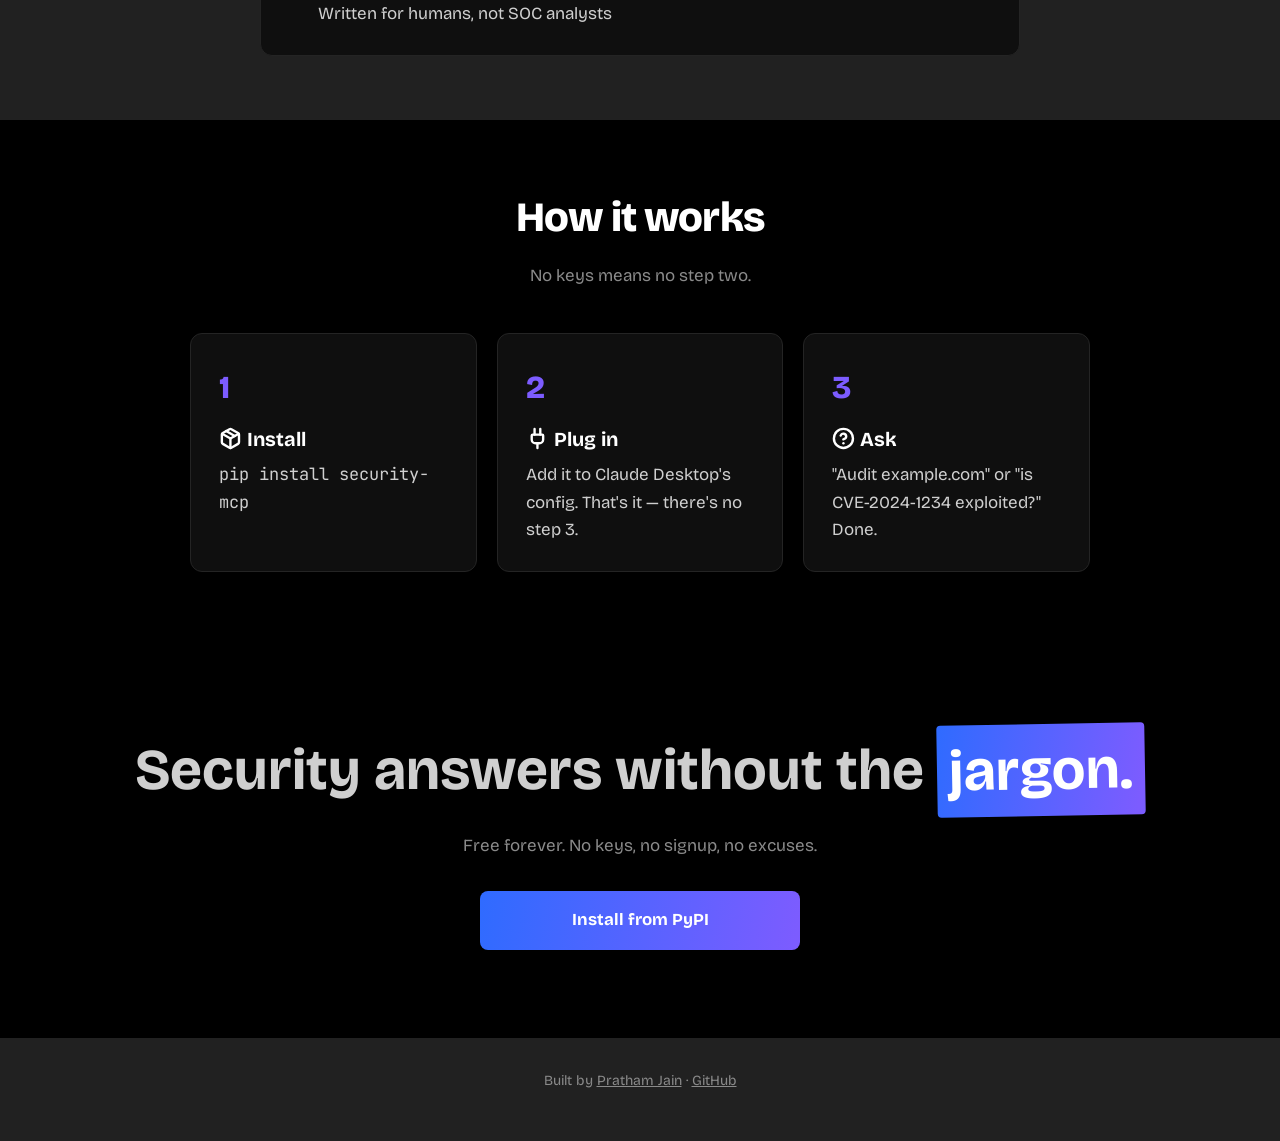
<file: projects/security-mcp/index.html>
<!DOCTYPE html>
<html lang="en">
<head>
<meta charset="UTF-8">
<meta name="viewport" content="width=device-width, initial-scale=1.0">
<title>security-mcp — Ask your AI if a website is secure</title>
<meta name="description" content="MCP server: grade any site's security A+ to F, check CVEs, get MITRE ATT&CK defenses in plain English. Zero API keys.">
<link rel="stylesheet" href="../product.css?v=063449c">
</head>
<body>
<div class="wrap">
  <a class="back" href="https://prathamjain.com">← prathamjain.com</a>

  <header class="hero">
    <div>
      <span class="badge"><span class="dot"></span>Open source · zero keys needed</span>
      <h1>Is this site <span class="hl">secure?</span> Just ask.</h1>
      <p class="sub"><svg class="ic" aria-hidden="true" xmlns="http://www.w3.org/2000/svg" width="24" height="24" viewBox="0 0 24 24" fill="none" stroke="currentColor" stroke-width="2.5" stroke-linecap="round" stroke-linejoin="round">
  <rect width="18" height="11" x="3" y="11" rx="2" ry="2" />
  <path d="M7 11V7a5 5 0 0 1 10 0v4" />
</svg> security-mcp gives your AI three security tools: grade any website's HTTPS setup from A+ to F, check if a CVE is actively exploited, and get MITRE ATT&CK defenses explained like a human. No API keys. No signup. It just works.</p>
      <div class="cta-row">
        <a class="btn" href="https://pypi.org/project/security-mcp/">Install from PyPI</a>
        <a class="btn btn-ghost" href="https://github.com/pratham-jain33/security-mcp">GitHub</a>
      </div>
      <div class="proof">
        <div><strong>0</strong>API keys required</div>
        <div><strong>3</strong>tools</div>
        <div><strong>53</strong>tests passing</div>
      </div>
    </div>
    <div class="shot" aria-hidden="true">
      <div class="bar"><span></span><span></span><span></span></div>
      <div class="mock"><span class="k">→ audit_site</span>("example-shop.com")

<span class="a">Grade: C</span>
<svg class="ic" aria-hidden="true" xmlns="http://www.w3.org/2000/svg" width="24" height="24" viewBox="0 0 24 24" fill="none" stroke="currentColor" stroke-width="2.5" stroke-linecap="round" stroke-linejoin="round">
  <path d="M18 6 6 18" />
  <path d="m6 6 12 12" />
</svg> TLS 1.0 still enabled
<svg class="ic" aria-hidden="true" xmlns="http://www.w3.org/2000/svg" width="24" height="24" viewBox="0 0 24 24" fill="none" stroke="currentColor" stroke-width="2.5" stroke-linecap="round" stroke-linejoin="round">
  <path d="M18 6 6 18" />
  <path d="m6 6 12 12" />
</svg> Missing HSTS header
<svg class="ic" aria-hidden="true" xmlns="http://www.w3.org/2000/svg" width="24" height="24" viewBox="0 0 24 24" fill="none" stroke="currentColor" stroke-width="2.5" stroke-linecap="round" stroke-linejoin="round">
  <path d="M20 6 9 17l-5-5" />
</svg> Certificate valid

<span class="k">→ check_cve</span>("CVE-2024-1234")
<span class="a">In CISA KEV — exploited in the wild.</span>
Patch now.</div>
    </div>
  </header>
</div>

<section class="section">
  <div class="wrap">
    <h2>Three tools. Zero keys.</h2>
    <p class="lede">Every data source is free and public. That's the whole trick.</p>
    <div class="features">
      <div class="feature">
        <div class="tag">// audit_site</div>
        <h3><svg class="ic" aria-hidden="true" xmlns="http://www.w3.org/2000/svg" width="24" height="24" viewBox="0 0 24 24" fill="none" stroke="currentColor" stroke-width="2.5" stroke-linecap="round" stroke-linejoin="round">
  <path d="M20 13c0 5-3.5 7.5-7.66 8.95a1 1 0 0 1-.67-.01C7.5 20.5 4 18 4 13V6a1 1 0 0 1 1-1c2 0 4.5-1.2 6.24-2.72a1.17 1.17 0 0 1 1.52 0C14.51 3.81 17 5 19 5a1 1 0 0 1 1 1z" />
</svg> Grade any website A+ to F</h3>
        <p>Point it at a domain. Get a plain-English report on its TLS, headers, and certificate.</p>
        <ul>
          <li>Checks protocols, ciphers, HSTS, cert validity</li>
          <li>Explains what's wrong and why it matters</li>
          <li>Great for "is this checkout page safe?" questions</li>
        </ul>
      </div>
      <div class="feature">
        <div class="tag">// check_cve</div>
        <h3><svg class="ic" aria-hidden="true" xmlns="http://www.w3.org/2000/svg" width="24" height="24" viewBox="0 0 24 24" fill="none" stroke="currentColor" stroke-width="2.5" stroke-linecap="round" stroke-linejoin="round">
  <path d="M7 18v-6a5 5 0 1 1 10 0v6" />
  <path d="M5 21a1 1 0 0 0 1 1h12a1 1 0 0 0 1-1v-1a2 2 0 0 0-2-2H7a2 2 0 0 0-2 2z" />
  <path d="M21 12h1" />
  <path d="M18.5 4.5 18 5" />
  <path d="M2 12h1" />
  <path d="M12 2v1" />
  <path d="m4.929 4.929.707.707" />
  <path d="M12 12v6" />
</svg> Is this CVE actually dangerous?</h3>
        <p>Cross-references CISA's Known Exploited Vulnerabilities list and EPSS scores.</p>
        <ul>
          <li>"Exploited in the wild" vs "theoretical" — instantly</li>
          <li>Plain-English severity, no CVSS decoder ring needed</li>
        </ul>
      </div>
      <div class="feature">
        <div class="tag">// lookup_attack</div>
        <h3><svg class="ic" aria-hidden="true" xmlns="http://www.w3.org/2000/svg" width="24" height="24" viewBox="0 0 24 24" fill="none" stroke="currentColor" stroke-width="2.5" stroke-linecap="round" stroke-linejoin="round">
  <path d="M19.07 4.93A10 10 0 0 0 6.99 3.34" />
  <path d="M4 6h.01" />
  <path d="M2.29 9.62A10 10 0 1 0 21.31 8.35" />
  <path d="M16.24 7.76A6 6 0 1 0 8.23 16.67" />
  <path d="M12 18h.01" />
  <path d="M17.99 11.66A6 6 0 0 1 15.77 16.67" />
  <circle cx="12" cy="12" r="2" />
  <path d="m13.41 10.59 5.66-5.66" />
</svg> MITRE ATT&CK, translated</h3>
        <p>Look up any attack technique and get its defenses explained without the jargon.</p>
        <ul>
          <li>Real technique IDs, real mitigations</li>
          <li>Written for humans, not SOC analysts</li>
        </ul>
      </div>
    </div>
  </div>
</section>

<section class="section deep">
  <div class="wrap">
    <h2>How it works</h2>
    <p class="lede">No keys means no step two.</p>
    <div class="steps">
      <div class="step"><div class="n">1</div><h3><svg class="ic" aria-hidden="true" xmlns="http://www.w3.org/2000/svg" width="24" height="24" viewBox="0 0 24 24" fill="none" stroke="currentColor" stroke-width="2.5" stroke-linecap="round" stroke-linejoin="round">
  <path d="M11 21.73a2 2 0 0 0 2 0l7-4A2 2 0 0 0 21 16V8a2 2 0 0 0-1-1.73l-7-4a2 2 0 0 0-2 0l-7 4A2 2 0 0 0 3 8v8a2 2 0 0 0 1 1.73z" />
  <path d="M12 22V12" />
  <polyline points="3.29 7 12 12 20.71 7" />
  <path d="m7.5 4.27 9 5.15" />
</svg> Install</h3><p class="mono">pip install security-mcp</p></div>
      <div class="step"><div class="n">2</div><h3><svg class="ic" aria-hidden="true" xmlns="http://www.w3.org/2000/svg" width="24" height="24" viewBox="0 0 24 24" fill="none" stroke="currentColor" stroke-width="2.5" stroke-linecap="round" stroke-linejoin="round">
  <path d="M12 22v-5" />
  <path d="M15 8V2" />
  <path d="M17 8a1 1 0 0 1 1 1v4a4 4 0 0 1-4 4h-4a4 4 0 0 1-4-4V9a1 1 0 0 1 1-1z" />
  <path d="M9 8V2" />
</svg> Plug in</h3><p>Add it to Claude Desktop's config. That's it — there's no step 3.</p></div>
      <div class="step"><div class="n">3</div><h3><svg class="ic" aria-hidden="true" xmlns="http://www.w3.org/2000/svg" width="24" height="24" viewBox="0 0 24 24" fill="none" stroke="currentColor" stroke-width="2.5" stroke-linecap="round" stroke-linejoin="round">
  <circle cx="12" cy="12" r="10" />
  <path d="M9.09 9a3 3 0 0 1 5.83 1c0 2-3 3-3 3" />
  <path d="M12 17h.01" />
</svg> Ask</h3><p>"Audit example.com" or "is CVE-2024-1234 exploited?" Done.</p></div>
    </div>
  </div>
</section>

<section class="final">
  <div class="wrap">
    <h2>Security answers without the <span class="hl">jargon.</span></h2>
    <p>Free forever. No keys, no signup, no excuses.</p>
    <a class="btn" href="https://pypi.org/project/security-mcp/">Install from PyPI</a>
  </div>
</section>

<footer>
  <div class="wrap">
    Built by <a href="https://prathamjain.com">Pratham Jain</a> · <a href="https://github.com/pratham-jain33/security-mcp">GitHub</a>
  </div>
</footer>
</body>
</html>
</file>
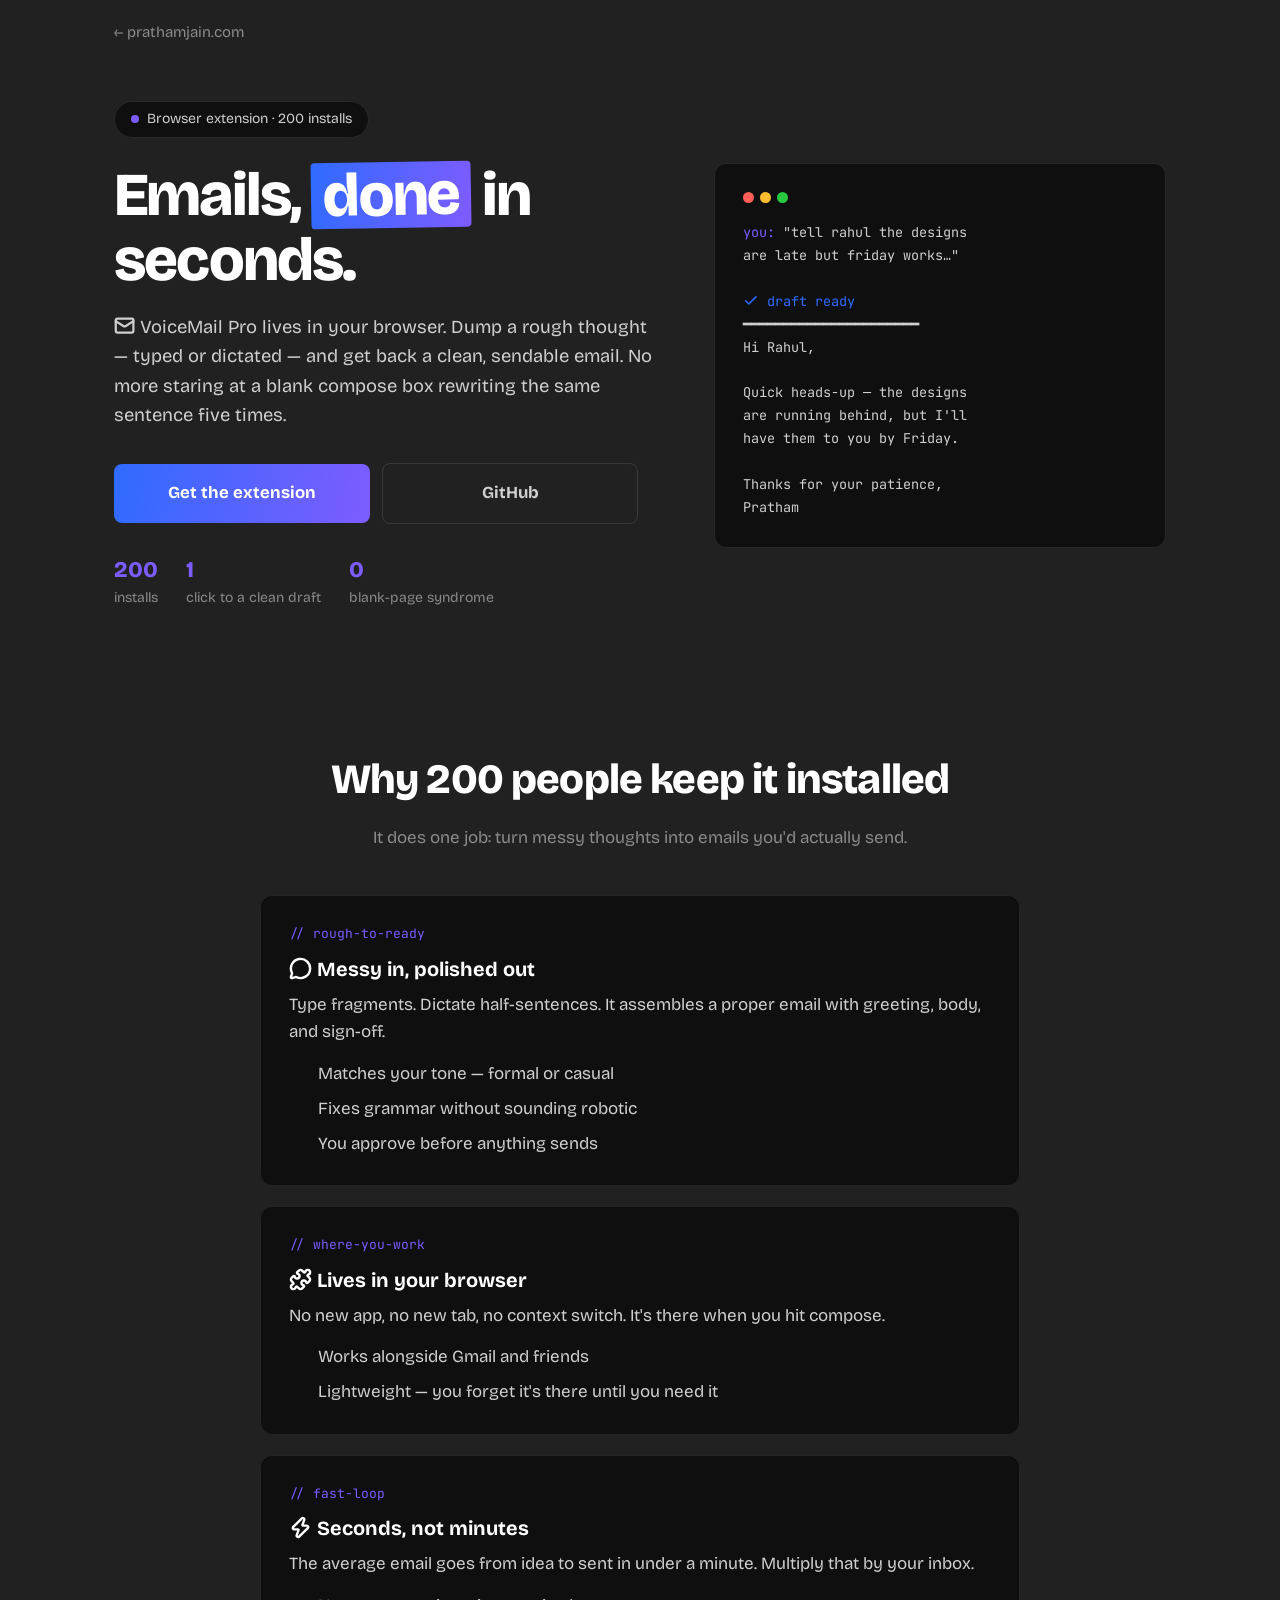
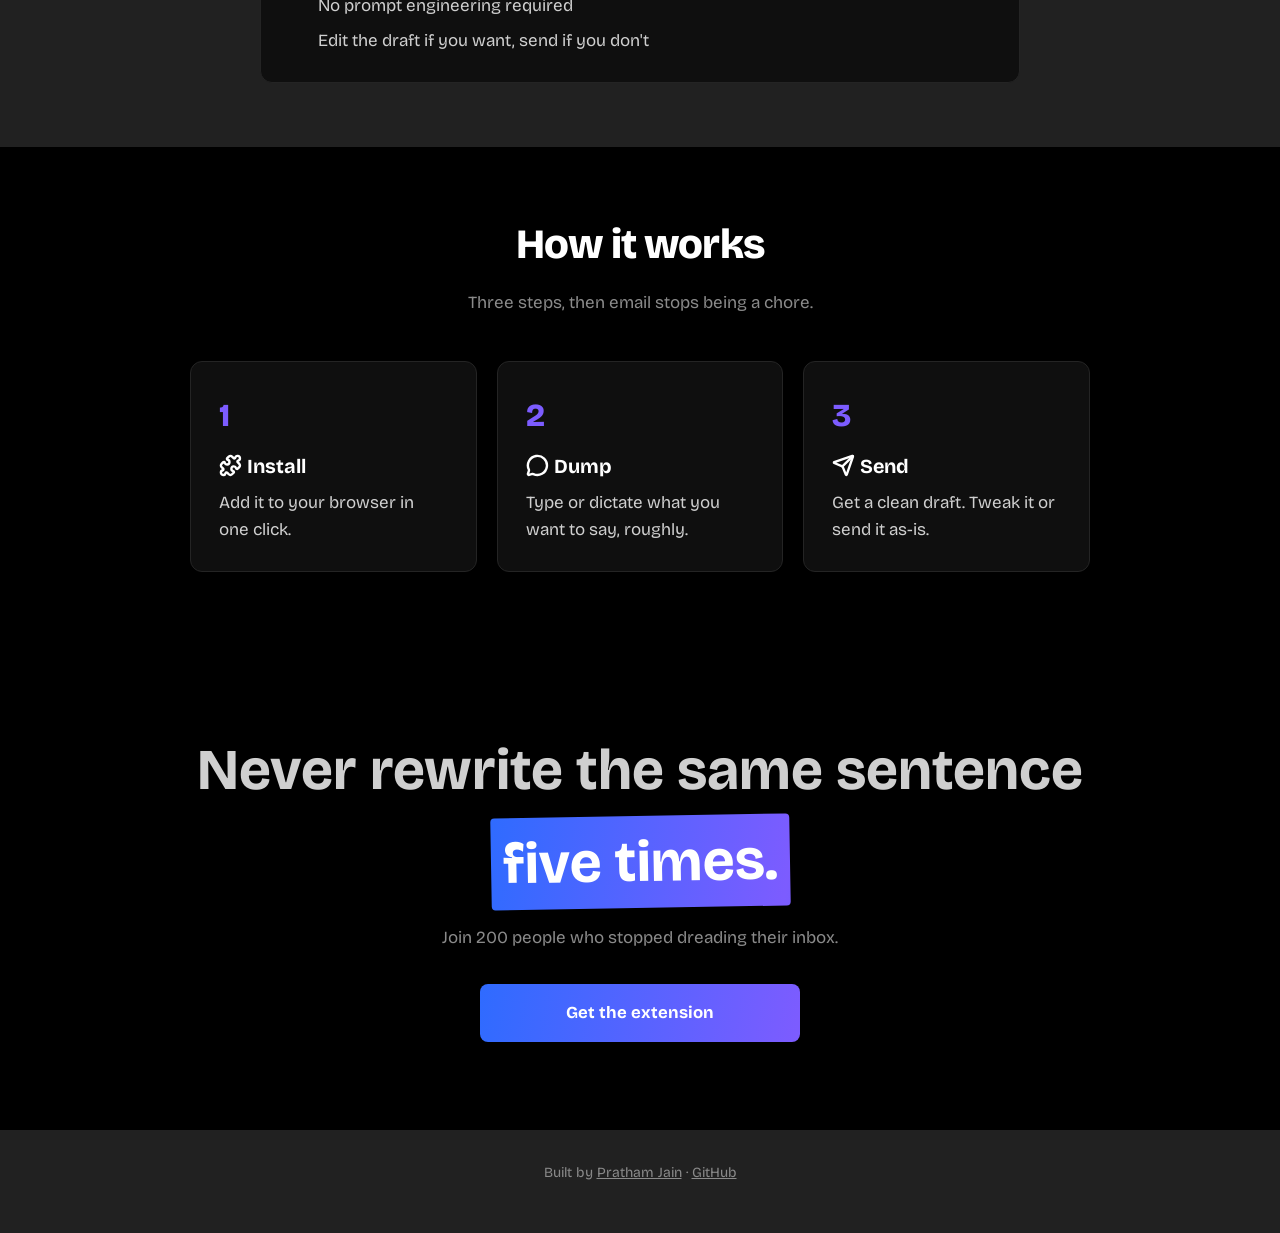
<file: projects/voicemail-pro/index.html>
<!DOCTYPE html>
<html lang="en">
<head>
<meta charset="UTF-8">
<meta name="viewport" content="width=device-width, initial-scale=1.0">
<title>VoiceMail Pro — Draft emails at the speed of thought</title>
<meta name="description" content="Browser extension: dictate or type a rough idea, get a clean email ready to send. 200 installs.">
<link rel="stylesheet" href="../product.css?v=063449c">
</head>
<body>
<div class="wrap">
  <a class="back" href="https://prathamjain.com">← prathamjain.com</a>

  <header class="hero">
    <div>
      <span class="badge"><span class="dot"></span>Browser extension · 200 installs</span>
      <h1>Emails, <span class="hl">done</span> in seconds.</h1>
      <p class="sub"><svg class="ic" aria-hidden="true" xmlns="http://www.w3.org/2000/svg" width="24" height="24" viewBox="0 0 24 24" fill="none" stroke="currentColor" stroke-width="2.5" stroke-linecap="round" stroke-linejoin="round">
  <path d="m22 7-8.991 5.727a2 2 0 0 1-2.009 0L2 7" />
  <rect x="2" y="4" width="20" height="16" rx="2" />
</svg> VoiceMail Pro lives in your browser. Dump a rough thought — typed or dictated — and get back a clean, sendable email. No more staring at a blank compose box rewriting the same sentence five times.</p>
      <div class="cta-row">
        <a class="btn" href="https://chromewebstore.google.com/detail/gcoknlfchabjbiopdjkofamnbhelnokj">Get the extension</a>
        <a class="btn btn-ghost" href="https://github.com/pratham-jain33">GitHub</a>
      </div>
      <div class="proof">
        <div><strong>200</strong>installs</div>
        <div><strong>1</strong>click to a clean draft</div>
        <div><strong>0</strong>blank-page syndrome</div>
      </div>
    </div>
    <div class="shot" aria-hidden="true">
      <div class="bar"><span></span><span></span><span></span></div>
      <div class="mock"><span class="k">you:</span> "tell rahul the designs
are late but friday works…"

<span class="a"><svg class="ic" aria-hidden="true" xmlns="http://www.w3.org/2000/svg" width="24" height="24" viewBox="0 0 24 24" fill="none" stroke="currentColor" stroke-width="2.5" stroke-linecap="round" stroke-linejoin="round">
  <path d="M20 6 9 17l-5-5" />
</svg> draft ready</span>
━━━━━━━━━━━━━━━━━━━━━━
Hi Rahul,

Quick heads-up — the designs
are running behind, but I'll
have them to you by Friday.

Thanks for your patience,
Pratham</div>
    </div>
  </header>
</div>

<section class="section">
  <div class="wrap">
    <h2>Why 200 people keep it installed</h2>
    <p class="lede">It does one job: turn messy thoughts into emails you'd actually send.</p>
    <div class="features">
      <div class="feature">
        <div class="tag">// rough-to-ready</div>
        <h3><svg class="ic" aria-hidden="true" xmlns="http://www.w3.org/2000/svg" width="24" height="24" viewBox="0 0 24 24" fill="none" stroke="currentColor" stroke-width="2.5" stroke-linecap="round" stroke-linejoin="round">
  <path d="M2.992 16.342a2 2 0 0 1 .094 1.167l-1.065 3.29a1 1 0 0 0 1.236 1.168l3.413-.998a2 2 0 0 1 1.099.092 10 10 0 1 0-4.777-4.719" />
</svg> Messy in, polished out</h3>
        <p>Type fragments. Dictate half-sentences. It assembles a proper email with greeting, body, and sign-off.</p>
        <ul>
          <li>Matches your tone — formal or casual</li>
          <li>Fixes grammar without sounding robotic</li>
          <li>You approve before anything sends</li>
        </ul>
      </div>
      <div class="feature">
        <div class="tag">// where-you-work</div>
        <h3><svg class="ic" aria-hidden="true" xmlns="http://www.w3.org/2000/svg" width="24" height="24" viewBox="0 0 24 24" fill="none" stroke="currentColor" stroke-width="2.5" stroke-linecap="round" stroke-linejoin="round">
  <path d="M15.39 4.39a1 1 0 0 0 1.68-.474 2.5 2.5 0 1 1 3.014 3.015 1 1 0 0 0-.474 1.68l1.683 1.682a2.414 2.414 0 0 1 0 3.414L19.61 15.39a1 1 0 0 1-1.68-.474 2.5 2.5 0 1 0-3.014 3.015 1 1 0 0 1 .474 1.68l-1.683 1.682a2.414 2.414 0 0 1-3.414 0L8.61 19.61a1 1 0 0 0-1.68.474 2.5 2.5 0 1 1-3.014-3.015 1 1 0 0 0 .474-1.68l-1.683-1.682a2.414 2.414 0 0 1 0-3.414L4.39 8.61a1 1 0 0 1 1.68.474 2.5 2.5 0 1 0 3.014-3.015 1 1 0 0 1-.474-1.68l1.683-1.682a2.414 2.414 0 0 1 3.414 0z" />
</svg> Lives in your browser</h3>
        <p>No new app, no new tab, no context switch. It's there when you hit compose.</p>
        <ul>
          <li>Works alongside Gmail and friends</li>
          <li>Lightweight — you forget it's there until you need it</li>
        </ul>
      </div>
      <div class="feature">
        <div class="tag">// fast-loop</div>
        <h3><svg class="ic" aria-hidden="true" xmlns="http://www.w3.org/2000/svg" width="24" height="24" viewBox="0 0 24 24" fill="none" stroke="currentColor" stroke-width="2.5" stroke-linecap="round" stroke-linejoin="round">
  <path d="M15.914 4a1.5 1.5 0 00-2.474-1.561l-9 9A1.5 1.5 0 005.5 14h4.002a.5.5 0 01.471.666L8.086 20a1.5 1.5 0 002.475 1.56l9-9A1.5 1.5 0 0018.5 10h-3.997a.5.5 0 01-.472-.667z" />
</svg> Seconds, not minutes</h3>
        <p>The average email goes from idea to sent in under a minute. Multiply that by your inbox.</p>
        <ul>
          <li>No prompt engineering required</li>
          <li>Edit the draft if you want, send if you don't</li>
        </ul>
      </div>
    </div>
  </div>
</section>

<section class="section deep">
  <div class="wrap">
    <h2>How it works</h2>
    <p class="lede">Three steps, then email stops being a chore.</p>
    <div class="steps">
      <div class="step"><div class="n">1</div><h3><svg class="ic" aria-hidden="true" xmlns="http://www.w3.org/2000/svg" width="24" height="24" viewBox="0 0 24 24" fill="none" stroke="currentColor" stroke-width="2.5" stroke-linecap="round" stroke-linejoin="round">
  <path d="M15.39 4.39a1 1 0 0 0 1.68-.474 2.5 2.5 0 1 1 3.014 3.015 1 1 0 0 0-.474 1.68l1.683 1.682a2.414 2.414 0 0 1 0 3.414L19.61 15.39a1 1 0 0 1-1.68-.474 2.5 2.5 0 1 0-3.014 3.015 1 1 0 0 1 .474 1.68l-1.683 1.682a2.414 2.414 0 0 1-3.414 0L8.61 19.61a1 1 0 0 0-1.68.474 2.5 2.5 0 1 1-3.014-3.015 1 1 0 0 0 .474-1.68l-1.683-1.682a2.414 2.414 0 0 1 0-3.414L4.39 8.61a1 1 0 0 1 1.68.474 2.5 2.5 0 1 0 3.014-3.015 1 1 0 0 1-.474-1.68l1.683-1.682a2.414 2.414 0 0 1 3.414 0z" />
</svg> Install</h3><p>Add it to your browser in one click.</p></div>
      <div class="step"><div class="n">2</div><h3><svg class="ic" aria-hidden="true" xmlns="http://www.w3.org/2000/svg" width="24" height="24" viewBox="0 0 24 24" fill="none" stroke="currentColor" stroke-width="2.5" stroke-linecap="round" stroke-linejoin="round">
  <path d="M2.992 16.342a2 2 0 0 1 .094 1.167l-1.065 3.29a1 1 0 0 0 1.236 1.168l3.413-.998a2 2 0 0 1 1.099.092 10 10 0 1 0-4.777-4.719" />
</svg> Dump</h3><p>Type or dictate what you want to say, roughly.</p></div>
      <div class="step"><div class="n">3</div><h3><svg class="ic" aria-hidden="true" xmlns="http://www.w3.org/2000/svg" width="24" height="24" viewBox="0 0 24 24" fill="none" stroke="currentColor" stroke-width="2.5" stroke-linecap="round" stroke-linejoin="round">
  <path d="M14.536 21.686a.5.5 0 0 0 .937-.024l6.5-19a.496.496 0 0 0-.635-.635l-19 6.5a.5.5 0 0 0-.024.937l7.93 3.18a2 2 0 0 1 1.112 1.11z" />
  <path d="m21.854 2.147-10.94 10.939" />
</svg> Send</h3><p>Get a clean draft. Tweak it or send it as-is.</p></div>
    </div>
  </div>
</section>

<section class="final">
  <div class="wrap">
    <h2>Never rewrite the same sentence <span class="hl">five times.</span></h2>
    <p>Join 200 people who stopped dreading their inbox.</p>
    <a class="btn" href="https://chromewebstore.google.com/detail/gcoknlfchabjbiopdjkofamnbhelnokj">Get the extension</a>
  </div>
</section>

<footer>
  <div class="wrap">
    Built by <a href="https://prathamjain.com">Pratham Jain</a> · <a href="https://github.com/pratham-jain33">GitHub</a>
  </div>
</footer>
</body>
</html>
</file>
<file: styles.css>
/* Pratham Jain — dhravya.dev-inspired design system */
:root {
  --bg: #fbfbf9;
  --ink: #15171c;
  --muted: #6b7280;
  --hairline: #ececea;
  --accent: #2f6bff;
  --accent-soft: rgba(47, 107, 255, 0.07);
  --card: #ffffff;
}

* { box-sizing: border-box; }

html {
  scroll-behavior: smooth;
  -webkit-text-size-adjust: 100%;
}

body {
  margin: 0;
  background: var(--bg);
  color: var(--ink);
  font-family: "Hanken Grotesk", -apple-system, BlinkMacSystemFont, "Segoe UI", sans-serif;
  font-size: 1.0625rem;
  line-height: 1.65;
  letter-spacing: -0.01em;
  -webkit-font-smoothing: antialiased;
  text-rendering: optimizeLegibility;
}

/* ---- film grain ---- */
.grain {
  position: fixed;
  inset: 0;
  z-index: 60;
  pointer-events: none;
  opacity: 0.05;
  background-image: url("data:image/svg+xml,%3Csvg xmlns='http://www.w3.org/2000/svg' width='160' height='160'%3E%3Cfilter id='n'%3E%3CfeTurbulence type='fractalNoise' baseFrequency='0.9' numOctaves='2'/%3E%3C/filter%3E%3Crect width='160' height='160' filter='url(%23n)' opacity='1'/%3E%3C/svg%3E");
}

/* ---- custom cursor: hide native on fine pointers ---- */
@media (pointer: fine) {
  body, body a, body button, body input, body textarea, body canvas {
    cursor: none;
  }
}
.cursor-arrow, .cursor-ring {
  position: fixed;
  top: 0; left: 0;
  z-index: 100;
  pointer-events: none;
  display: none;
}
@media (pointer: fine) {
  .cursor-arrow, .cursor-ring { display: block; }
}
.cursor-arrow {
  transform: translate(-2px, -2px);
  filter: drop-shadow(0 1px 2px rgba(21, 23, 28, 0.25));
  transition: opacity 0.15s ease;
}
.cursor-ring {
  width: 38px; height: 38px;
  border: 2px solid var(--accent);
  border-radius: 50%;
  opacity: 0;
  transform: translate(-50%, -50%) scale(0.6);
  transition: opacity 0.18s ease, transform 0.28s cubic-bezier(0.34, 1.56, 0.64, 1);
}
body.cursor-hover .cursor-arrow { opacity: 0; }
body.cursor-hover .cursor-ring {
  opacity: 1;
  transform: translate(-50%, -50%) scale(1);
  animation: ring-pulse 1.6s ease-in-out infinite;
}
@keyframes ring-pulse {
  0%, 100% { box-shadow: 0 0 0 0 rgba(47, 107, 255, 0.25); }
  50% { box-shadow: 0 0 0 8px rgba(47, 107, 255, 0); }
}
@media (prefers-reduced-motion: reduce) {
  body.cursor-hover .cursor-ring { animation: none; }
}

/* ---- sidebar ---- */
.sidebar {
  position: fixed;
  top: 0; left: 0; bottom: 0;
  width: 168px;
  border-right: 1px solid var(--hairline);
  padding: 2.5rem 0.9rem;
  background: var(--bg);
  z-index: 40;
}
.sidebar nav {
  display: flex;
  flex-direction: column;
  gap: 0.15rem;
}
.nav-item {
  display: flex;
  align-items: center;
  justify-content: space-between;
  gap: 0.6rem;
  padding: 0.55rem 0.7rem;
  border-radius: 10px;
  color: var(--ink);
  text-decoration: none;
  font-size: 0.92rem;
  font-weight: 500;
  transition: background 0.15s ease, color 0.15s ease, transform 0.1s ease;
}
.nav-item svg {
  width: 20px; height: 20px;
  flex-shrink: 0;
  opacity: 0.75;
}
.nav-item:hover { background: var(--accent-soft); }
.nav-item:active { transform: scale(0.96); }
.nav-item.active { color: var(--accent); }
.nav-item.active svg { opacity: 1; }

/* ---- main column: centered like dhravya.dev, sidebar stays fixed ---- */
.content {
  margin-left: auto;
  margin-right: auto;
  max-width: 700px;
  padding: 4.5rem 2rem 5rem;
}
/* narrower desktop: dock left of the sidebar again so nothing tucks under it */
@media (max-width: 1100px) {
  .content {
    margin-left: 168px;
    margin-right: 0;
  }
}

/* ---- hero ---- */
.name-label {
  margin: 0 0 0.75rem;
  color: var(--muted);
  font-size: 1rem;
  font-weight: 500;
}
h1 {
  margin: 0 0 1.25rem;
  font-size: clamp(2.25rem, 5vw, 3rem);
  font-weight: 800;
  letter-spacing: -0.03em;
  line-height: 1.08;
}
.grad {
  background: linear-gradient(100deg, var(--accent), #8b5cf6, var(--accent));
  background-size: 200% auto;
  -webkit-background-clip: text;
  background-clip: text;
  color: transparent;
  animation: grad-pan 7s linear infinite;
}
@keyframes grad-pan {
  to { background-position: 200% center; }
}
@media (prefers-reduced-motion: reduce) {
  .grad { animation: none; }
}
.intro {
  margin: 0 0 1.5rem;
  font-size: 1.1rem;
  max-width: 34rem;
}
.socials {
  display: flex;
  gap: 1.1rem;
  align-items: center;
  margin-bottom: 3rem;
}
.socials a {
  color: var(--muted);
  display: inline-flex;
  transition: color 0.15s ease, transform 0.15s ease;
}
.socials a:hover { color: var(--accent); transform: translateY(-1px); }
.socials svg { width: 21px; height: 21px; }

/* ---- link treatments ---- */
/* body links: diagonal dashed hash-mark underline */
.hash-link {
  color: inherit;
  text-decoration: none;
  background-image: repeating-linear-gradient(-60deg, currentColor 0 1.5px, transparent 1.5px 5px);
  background-size: 100% 1.5px;
  background-repeat: no-repeat;
  background-position: 0 calc(100% - 1px);
  padding-bottom: 2px;
  transition: color 0.15s ease;
}
.hash-link:hover { color: var(--accent); }
/* row links: wipe-in blue underline */
.row-link {
  position: relative;
  color: var(--ink);
  text-decoration: none;
  transition: color 0.18s ease;
}
.row-link::after {
  content: "";
  position: absolute;
  left: 0; bottom: -2px;
  height: 2px; width: 100%;
  background: var(--accent);
  transform: scaleX(0);
  transform-origin: left;
  transition: transform 0.25s ease;
}
.row-link:hover { color: var(--accent); }
.row-link:hover::after { transform: scaleX(1); }
.row-link strong { font-weight: 700; }

/* ---- story bullets ---- */
.story {
  list-style: none;
  margin: 0 0 3.5rem;
  padding: 0;
}
.story li {
  position: relative;
  padding-left: 1.4rem;
  margin-bottom: 1rem;
}
.story li::before {
  content: "•";
  position: absolute;
  left: 0.35rem;
  color: var(--muted);
}

/* ---- sections ---- */
.section { margin-bottom: 3.5rem; }
.section-label {
  margin: 0 0 1.25rem;
  font-size: 0.875rem;
  font-weight: 700;
  text-transform: uppercase;
  letter-spacing: 0.08em;
  color: var(--muted);
}
.writing-note { margin: 0; }
.stuff-list p { margin: 0 0 1rem; }
.stuff-list .dash { color: var(--muted); }
.stuff-list .muted { color: var(--muted); }
.stuff-list .sub-links { font-size: 0.95rem; }
.stuff-list .older { margin-top: 1.5rem; color: var(--muted); }

/* ---- featured project cards (home + /projects/) ---- */
.feat-grid { display: grid; grid-template-columns: 1fr 1fr; gap: 1rem; margin-bottom: 2rem; }
.feat-card {
  display: block; text-decoration: none; color: var(--ink);
  border: 1px solid var(--hairline); border-radius: 12px; padding: 20px;
  background: var(--card); transition: border-color 0.2s ease;
}
.feat-card:hover { border-color: var(--accent); }
.feat-top { display: flex; align-items: center; gap: 0.75rem; margin-bottom: 0.75rem; }
.logo-tile {
  width: 36px; height: 36px; border-radius: 8px; flex-shrink: 0;
  border: 1px solid var(--hairline); background: #fff;
  display: flex; align-items: center; justify-content: center;
  font-weight: 700; font-size: 1.05rem; color: var(--ink);
}
.feat-name { font-weight: 600; font-size: 16px; }
.feat-arrow { margin-left: auto; width: 16px; height: 16px; color: var(--muted); flex-shrink: 0; transition: color 0.2s ease, transform 0.2s ease; }
.feat-card:hover .feat-arrow { color: var(--accent); transform: translate(2px, -2px); }
.feat-desc { color: var(--muted); font-size: 14px; line-height: 1.625; margin: 0 0 0.75rem; }
.pill {
  display: inline-block; font-size: 11px; font-weight: 500;
  padding: 2px 10px; border-radius: 999px;
  border: 1px solid var(--hairline); color: var(--muted); background: transparent;
}
@media (max-width: 760px) {
  .feat-grid { grid-template-columns: 1fr; }
}
.contrib-card {
  background: var(--card);
  border: 1px solid var(--hairline);
  border-radius: 12px;
  padding: 1rem 1rem 0.5rem;
  overflow-x: auto;
}
.contrib-card img {
  display: block;
  min-width: 620px;
  width: 100%;
  height: auto;
}
.caption {
  margin: 0.6rem 0 0;
  color: var(--muted);
  font-size: 0.95rem;
}

/* ---- guestbook ---- */
.gb-form {
  display: flex;
  flex-direction: column;
  gap: 0.7rem;
  max-width: 30rem;
  margin: 1.25rem 0 2rem;
}
#gb-canvas {
  width: 100%;
  aspect-ratio: 3 / 1;
  border: 1px dashed var(--hairline);
  border-radius: 12px;
  background: var(--card);
  touch-action: none;
  user-select: none;
  -webkit-user-select: none;
}
#gb-canvas:focus {
  outline: 2px solid var(--accent);
  outline-offset: -1px;
}
.gb-form-row {
  display: flex;
  gap: 0.6rem;
  align-items: stretch;
}
.gb-form-row input {
  flex: 1;
  min-width: 0;
  font: inherit;
  letter-spacing: inherit;
  padding: 0.65rem 0.8rem;
  border: 1px solid var(--hairline);
  border-radius: 10px;
  background: var(--card);
  color: var(--ink);
}
.gb-form-row input:focus {
  outline: 2px solid var(--accent);
  outline-offset: -1px;
  border-color: var(--accent);
}
.gb-form button {
  font: inherit;
  font-weight: 600;
  padding: 0.6rem 1.2rem;
  border: none;
  border-radius: 10px;
  background: var(--accent);
  color: #fff;
  transition: transform 0.1s ease, opacity 0.15s ease;
  white-space: nowrap;
}
.gb-form button:hover { opacity: 0.92; }
.gb-form button:active { transform: scale(0.97); }
.gb-form button:disabled { opacity: 0.55; }
.gb-btn-ghost {
  background: transparent !important;
  color: var(--muted) !important;
  border: 1px solid var(--hairline) !important;
}
.gb-status {
  margin: 0;
  min-height: 1.4em;
  font-size: 0.92rem;
  color: var(--muted);
}
.gb-wall {
  position: relative;
  margin-top: 0.5rem;
}
.gb-sig {
  position: absolute;
  cursor: default;
}
.gb-sig svg {
  display: block;
  width: 100%;
  height: auto;
  overflow: visible;
}
.gb-sig path {
  fill: none;
  stroke: var(--ink);
  stroke-width: 2.6;
  stroke-linecap: round;
  stroke-linejoin: round;
}
.gb-sig:focus {
  outline: 2px dashed var(--accent);
  outline-offset: 4px;
  border-radius: 6px;
}
.gb-legacy {
  border-left: 2px solid var(--hairline);
  padding-left: 0.8rem;
  font-size: 0.9rem;
}
.gb-legacy-name { font-weight: 700; }
.gb-tip {
  position: absolute;
  transform: translate(-50%, -115%);
  padding: 0.35rem 0.7rem;
  border-radius: 999px;
  background: var(--ink);
  color: #fff;
  font-size: 0.82rem;
  font-weight: 600;
  white-space: nowrap;
  pointer-events: none;
  z-index: 5;
}
.gb-empty { color: var(--muted); }

/* ---- footer ---- */
.footer {
  display: flex;
  justify-content: space-between;
  align-items: center;
  flex-wrap: wrap;
  gap: 1rem;
  padding-top: 2rem;
  border-top: 1px solid var(--hairline);
  color: var(--muted);
  font-size: 0.95rem;
}

/* ---- mobile: bottom tab bar ---- */
@media (max-width: 760px) {
  .sidebar {
    top: auto; bottom: 0; left: 0; right: 0;
    width: auto; height: 62px;
    border-right: none;
    border-top: 1px solid var(--hairline);
    padding: 0 0.5rem;
    display: flex;
    align-items: center;
  }
  .sidebar nav {
    flex-direction: row;
    justify-content: space-around;
    width: 100%;
  }
  .nav-item {
    flex-direction: column;
    gap: 0.15rem;
    font-size: 0.68rem;
    padding: 0.4rem 0.6rem;
  }
  .nav-item svg { width: 19px; height: 19px; }
  .content {
    margin-left: 0;
    padding: 2.5rem 1.25rem 6.5rem;
  }
  h1 { font-size: 2.1rem; }
}
</file>
<file: projects/product.css>
/* Shared stylesheet for prathamjain.com product pages — Pratham's own brand:
   dark Marc Lou structure + his blue→violet→blue headline gradient */
@import url('https://fonts.googleapis.com/css2?family=Bricolage+Grotesque:opsz,wght@12..96,200..800&family=JetBrains+Mono:wght@400;600&display=swap');

:root {
  --bg: #212121;
  --card: #0F0F0F;
  --deep: #000000;
  --text: #CFCFCF;
  --text-bright: #FFFFFF;
  --muted: #8a8a8a;
  --blue: #2f6bff;
  --violet: #7c5cff;
  --grad: linear-gradient(100deg, var(--blue), var(--violet), var(--blue));
  --radius: 8px;
}

* { margin: 0; padding: 0; box-sizing: border-box; }

html { scroll-behavior: smooth; }

body {
  background: var(--bg);
  color: var(--text);
  font-family: 'Bricolage Grotesque', system-ui, sans-serif;
  font-size: 17px;
  line-height: 1.6;
  -webkit-font-smoothing: antialiased;
}

.wrap { max-width: 1100px; margin: 0 auto; padding: 0 24px; }

/* Back link */
.back {
  display: inline-block;
  padding: 20px 0 0;
  color: var(--muted);
  text-decoration: none;
  font-size: 15px;
}
.back:hover { color: var(--violet); }

/* Hero */
.hero {
  display: grid;
  grid-template-columns: 1.1fr 0.9fr;
  gap: 48px;
  align-items: center;
  padding: 56px 0 72px;
}
@media (max-width: 860px) { .hero { grid-template-columns: 1fr; } }

.badge {
  display: inline-block;
  background: var(--card);
  border: 1px solid #2a2a2a;
  border-radius: 999px;
  padding: 6px 16px;
  font-size: 14px;
  color: var(--text);
  margin-bottom: 24px;
}
.badge .dot {
  display: inline-block;
  width: 8px; height: 8px;
  background: var(--violet);
  border-radius: 50%;
  margin-right: 8px;
}

h1 {
  font-size: clamp(2.4rem, 5vw, 3.8rem);
  font-weight: 800;
  letter-spacing: -0.03em;
  line-height: 1.08;
  color: var(--text-bright);
  margin-bottom: 20px;
}

.hl {
  display: inline-block;
  background: var(--grad);
  background-size: 200% auto;
  color: #fff;
  padding: 0 12px;
  border-radius: 4px;
  transform: rotate(-1deg);
  animation: grad-pan 7s linear infinite;
}
@keyframes grad-pan {
  to { background-position: 200% center; }
}
@media (prefers-reduced-motion: reduce) {
  .hl, .btn { animation: none; }
}

.sub {
  font-size: 1.15rem;
  color: var(--text);
  margin-bottom: 32px;
  max-width: 34rem;
}

/* Buttons */
.btn {
  display: inline-block;
  background: var(--grad);
  background-size: 200% auto;
  color: #fff;
  font-family: inherit;
  font-weight: 700;
  font-size: 1.05rem;
  text-decoration: none;
  padding: 16px 32px;
  border-radius: var(--radius);
  width: 16rem;
  max-width: 100%;
  text-align: center;
  border: none;
  cursor: pointer;
  animation: grad-pan 7s linear infinite;
  transition: filter 0.15s ease;
}
.btn:hover { filter: brightness(1.12); }
.btn-ghost {
  background: transparent;
  color: var(--text);
  border: 1px solid #3a3a3a;
  margin-left: 12px;
  animation: none;
}
.btn-ghost:hover { border-color: var(--violet); color: var(--violet); filter: none; }

.cta-row { display: flex; flex-wrap: wrap; align-items: center; gap: 12px; margin-bottom: 28px; }
.btn-ghost { margin-left: 0; }

.proof {
  display: flex;
  gap: 28px;
  flex-wrap: wrap;
  font-size: 14px;
  color: var(--muted);
}
.proof strong { color: var(--violet); font-size: 1.4rem; display: block; font-weight: 800; }

/* Product visual (right side of hero) */
.shot {
  background: var(--card);
  border: 1px solid #2a2a2a;
  border-radius: 12px;
  padding: 28px;
  font-size: 15px;
}
.shot .bar {
  display: flex; gap: 6px; margin-bottom: 18px;
}
.shot .bar span { width: 11px; height: 11px; border-radius: 50%; background: #3a3a3a; }
.shot .bar span:first-child { background: #ff5f57; }
.shot .bar span:nth-child(2) { background: #febc2e; }
.shot .bar span:nth-child(3) { background: #28c840; }
.shot pre, .shot .mock {
  font-family: 'JetBrains Mono', monospace;
  font-size: 13.5px;
  line-height: 1.7;
  color: var(--text);
  white-space: pre-wrap;
}
.shot .k { color: var(--violet); }
.shot .a { color: var(--blue); }

/* Sections */
.section { padding: 64px 0; }
.section.deep { background: var(--deep); }
.section h2 {
  font-size: clamp(1.8rem, 3.5vw, 2.6rem);
  font-weight: 800;
  letter-spacing: -0.02em;
  color: var(--text-bright);
  margin-bottom: 12px;
  text-align: center;
}
.section .lede { text-align: center; color: var(--muted); max-width: 36rem; margin: 0 auto 44px; }

/* Feature rows */
.features { display: grid; gap: 20px; max-width: 760px; margin: 0 auto; }
.feature {
  background: var(--card);
  border: 1px solid #242424;
  border-radius: 12px;
  padding: 28px;
}
.feature .tag {
  font-family: 'JetBrains Mono', monospace;
  font-size: 13px;
  color: var(--violet);
  margin-bottom: 8px;
}
.feature h3 { color: var(--text-bright); font-size: 1.25rem; font-weight: 700; margin-bottom: 6px; }
.feature p { color: var(--text); }
.feature ul { list-style: none; margin-top: 14px; display: grid; gap: 8px; }
.feature ul li { position: relative; padding-left: 1.7em; }
.feature ul li::before { content: ""; position: absolute; left: 0; top: 0.22em; width: 1.05em; height: 1.05em; background: no-repeat center / contain url("data:image/svg+xml,%3Csvg%20xmlns%3D%22http%3A%2F%2Fwww.w3.org%2F2000%2Fsvg%22%20width%3D%2224%22%20height%3D%2224%22%20viewBox%3D%220%200%2024%2024%22%20fill%3D%22none%22%20stroke%3D%22%25237c5cff%22%20stroke-width%3D%222.5%22%20stroke-linecap%3D%22round%22%20stroke-linejoin%3D%22round%22%3E%20%3Cpath%20d%3D%22M20%206%209%2017l-5-5%22%20%2F%3E%20%3C%2Fsvg%3E"); }

/* Steps */
.steps { display: grid; grid-template-columns: repeat(3, 1fr); gap: 20px; max-width: 900px; margin: 0 auto; }
@media (max-width: 760px) { .steps { grid-template-columns: 1fr; } }
.step {
  background: var(--card);
  border: 1px solid #242424;
  border-radius: 12px;
  padding: 28px;
}
.step .n {
  font-size: 2rem; font-weight: 800; color: var(--violet); margin-bottom: 10px;
}
.step h3 { color: var(--text-bright); margin-bottom: 6px; }

/* Final CTA */
.final { text-align: center; padding: 88px 0; background: var(--deep); }
.final h2 { font-size: clamp(2.2rem, 5vw, 3.6rem); margin-bottom: 16px; }
.final p { color: var(--muted); margin-bottom: 32px; }
.final .btn { width: 20rem; }

footer {
  padding: 32px 0 48px;
  text-align: center;
  color: var(--muted);
  font-size: 14px;
}
footer a { color: var(--muted); }
footer a:hover { color: var(--violet); }

a { color: var(--blue); }
.mono { font-family: 'JetBrains Mono', monospace; }

/* Custom icons (generated by icon-mcp) replacing emojis */
.ic { width: 1.15em; height: 1.15em; vertical-align: -0.2em; }
</file>
<file: projects/repo-doctor/styles.css>
:root {
  --bg: #0a0a0b;
  --surface: #131316;
  --surface-2: #1a1a1f;
  --line: #26262b;
  --ink: #f4f4f5;
  --muted: #a1a1aa;
  --faint: #71717a;
  --amber: #fbbf24;
  --amber-dim: #b45309;
  --red: #f87171;
  --green: #34d399;
  --radius: 14px;
}

* { box-sizing: border-box; margin: 0; padding: 0; }

/* Never let a display rule override the hidden attribute. */
[hidden] { display: none !important; }

body {
  background: var(--bg);
  color: var(--ink);
  font-family: "Inter", system-ui, sans-serif;
  line-height: 1.6;
  min-height: 100vh;
  display: flex;
  flex-direction: column;
}

h1, h2, h3 { font-family: "Bricolage Grotesque", sans-serif; line-height: 1.2; }
h2 { font-size: 1.9rem; margin-bottom: 0.4rem; }
a { color: var(--amber); }

.wrap { width: min(960px, 92vw); margin: 0 auto; }
main.wrap { flex: 1; padding: 3rem 0 4rem; }

.muted { color: var(--muted); }
.small { font-size: 0.85rem; }

/* ---------- top bar ---------- */
.topbar { border-bottom: 1px solid var(--line); position: sticky; top: 0; background: rgba(10,10,11,0.9); backdrop-filter: blur(8px); z-index: 10; }
.topbar-inner { display: flex; justify-content: space-between; align-items: center; padding: 0.9rem 0; }
.brand { display: flex; align-items: center; gap: 0.5rem; color: var(--ink); text-decoration: none; font-family: "Bricolage Grotesque"; font-weight: 700; font-size: 1.15rem; }
.brand svg { color: var(--amber); width: 22px; height: 22px; }
.brand-logo { width: 30px; height: 30px; border-radius: 8px; }
.topnav { display: flex; gap: 1.4rem; }
.topnav a { color: var(--muted); text-decoration: none; font-size: 0.9rem; }
.topnav a:hover { color: var(--ink); }

/* ---------- hero ---------- */
.hero { text-align: center; padding: 1.6rem 0 3rem; }
.hero-badges { display: flex; gap: 0.6rem; justify-content: center; flex-wrap: wrap; margin-bottom: 1.4rem; }
.hero-badge { display: inline-flex; align-items: center; gap: 0.4rem; border: 1px solid var(--line); background: var(--surface); border-radius: 999px; padding: 0.3rem 0.9rem; font-size: 0.8rem; color: var(--muted); }
.hero-badge[hidden] { display: none; }
.hero-badge svg { width: 14px; height: 14px; color: var(--amber); }
.hero-badge-link { text-decoration: none; }
.hero-badge-link:hover { border-color: var(--amber-dim); color: var(--ink); }
.hero h1 { font-size: clamp(2.2rem, 5.5vw, 3.6rem); font-weight: 800; letter-spacing: -0.02em; }
.hero h1 .hl { color: var(--amber); }
.lede { color: var(--muted); font-size: 1.1rem; max-width: 620px; margin: 1.2rem auto 0; }

.username-form { margin-top: 2rem; }
.form-options { display: flex; gap: 1.4rem; margin-top: 0.9rem; flex-wrap: wrap; justify-content: center; }
.input-row { display: flex; gap: 0.6rem; max-width: 560px; margin: 0 auto; position: relative; }
.input-icon { position: absolute; left: 1rem; top: 50%; transform: translateY(-50%); width: 18px; height: 18px; color: var(--faint); pointer-events: none; }
.input-row input, .picker-search input {
  flex: 1; background: var(--surface); border: 1px solid var(--line); color: var(--ink);
  border-radius: var(--radius); padding: 0.85rem 1rem 0.85rem 2.8rem; font-size: 1rem; outline: none;
}
.input-row input:focus, .picker-search input:focus { border-color: var(--amber-dim); }
.form-error { color: var(--red); font-size: 0.9rem; margin-top: 0.6rem; }

.btn { display: inline-flex; align-items: center; gap: 0.45rem; border-radius: var(--radius); font-weight: 600; font-size: 0.95rem; cursor: pointer; border: 1px solid transparent; padding: 0.85rem 1.3rem; font-family: "Inter"; }
.btn svg { width: 17px; height: 17px; }
.btn-primary { background: var(--amber); color: #1a1005; }
.btn-primary:hover { background: #f59e0b; }
.btn-primary:disabled { background: var(--surface-2); color: var(--faint); cursor: not-allowed; }
.btn-ghost { background: transparent; color: var(--muted); border-color: var(--line); padding: 0.6rem 1rem; font-size: 0.88rem; }
.btn-ghost:hover { color: var(--ink); border-color: var(--faint); }
.btn-big { font-size: 1.05rem; padding: 1rem 1.8rem; }
.back { margin-bottom: 1.2rem; }

.trust { text-align: center; color: var(--faint); font-size: 0.88rem; margin-top: 1.4rem; max-width: 560px; margin-left: auto; margin-right: auto; }

/* ---------- token box ---------- */
.token-box { max-width: 560px; margin: 1.8rem auto 0; text-align: center; }
.token-toggle { display: inline-flex; align-items: center; gap: 0.55rem; border: 1px solid var(--line); background: var(--surface); color: var(--ink); border-radius: 999px; padding: 0.65rem 1.35rem; font-size: 0.92rem; font-weight: 600; cursor: pointer; font-family: "Inter"; }
.token-toggle svg { width: 16px; height: 16px; color: var(--amber); }
.token-toggle:hover { border-color: var(--amber-dim); }
.token-form { margin-top: 1.1rem; text-align: left; border: 1px dashed var(--line); border-radius: var(--radius); padding: 1.1rem 1.2rem; }
.token-explainer { color: var(--ink); font-size: 0.88rem; margin-bottom: 0.9rem; }
.scope-chip { font-family: ui-monospace, SFMono-Regular, Menlo, monospace; background: rgba(251,191,36,0.14); border: 1px solid var(--amber-dim); color: var(--amber); border-radius: 6px; padding: 0.1rem 0.45rem; font-size: 0.85em; white-space: nowrap; }
.token-row { display: flex; justify-content: space-between; align-items: center; margin-top: 0.7rem; }
.btn-mini { padding: 0.35rem 0.7rem; font-size: 0.78rem; }
.token-active { margin-top: 0.8rem; display: flex; justify-content: space-between; align-items: center; gap: 1rem; flex-wrap: wrap; border: 1px solid var(--line); background: var(--surface); border-radius: var(--radius); padding: 0.9rem 1.1rem; text-align: left; }
.token-active-info { display: flex; flex-direction: column; gap: 0.2rem; min-width: 0; }
.token-active-line { display: flex; align-items: center; gap: 0.55rem; font-size: 0.95rem; font-weight: 600; }
.token-active-line svg { width: 17px; height: 17px; color: var(--green); flex-shrink: 0; }
.token-active-line strong { color: var(--amber); white-space: nowrap; }
.token-active-info .muted { margin: 0; padding-left: 1.7rem; }
.token-note { color: var(--amber); font-size: 0.85rem; margin-top: 0.7rem; }

/* ---------- steps ---------- */
.steps { display: grid; grid-template-columns: repeat(3, 1fr); gap: 1rem; margin: 3.5rem 0; }
.step { background: var(--surface); border: 1px solid var(--line); border-radius: var(--radius); padding: 1.5rem; }
.step-num { width: 34px; height: 34px; border-radius: 10px; background: var(--amber); color: #1a1005; font-family: "Bricolage Grotesque"; font-weight: 800; display: flex; align-items: center; justify-content: center; margin-bottom: 0.9rem; }
.step h3 { font-size: 1.1rem; margin-bottom: 0.4rem; }
.step p { color: var(--muted); font-size: 0.92rem; }

/* ---------- standard ---------- */
.standard { margin: 3.5rem 0; }
.standard h2 { margin-bottom: 0.3rem; }
.standard-grid { display: grid; grid-template-columns: repeat(3, 1fr); gap: 1rem; margin: 1.4rem 0 1rem; }
.standard-card { background: var(--surface); border: 1px solid var(--line); border-radius: var(--radius); padding: 1.4rem; }
.standard-card h3 { display: flex; align-items: center; gap: 0.5rem; font-size: 1.05rem; margin-bottom: 0.7rem; }
.standard-card h3 svg { width: 18px; height: 18px; color: var(--amber); }
.standard-card ul { list-style: none; }
.standard-card li { color: var(--muted); font-size: 0.9rem; padding: 0.25rem 0 0.25rem 1.2rem; position: relative; }
.standard-card li::before { content: ""; position: absolute; left: 0; top: 0.75em; width: 7px; height: 7px; border-radius: 2px; background: var(--amber); }

/* ---------- picker ---------- */
.picker-toolbar { display: flex; justify-content: space-between; align-items: center; margin: 1.4rem 0 0.8rem; flex-wrap: wrap; gap: 0.8rem; }
.counter { font-family: "Bricolage Grotesque"; font-weight: 700; font-size: 1.1rem; }
.counter.full { color: var(--amber); }
.picker-actions { display: flex; align-items: center; gap: 0.6rem; }
.check { position: relative; display: inline-flex; align-items: center; gap: 0.55rem; color: var(--muted); font-size: 0.88rem; cursor: pointer; }
.check input[type="checkbox"] { position: absolute; opacity: 0; pointer-events: none; width: 0; }
.check .custom-check { width: 20px; height: 20px; border-radius: 6px; border: 1.5px solid var(--faint); display: inline-flex; align-items: center; justify-content: center; flex-shrink: 0; background: transparent; transition: background 0.15s, border-color 0.15s; }
.check .custom-check svg { width: 13px; height: 13px; color: #1a1005; opacity: 0; transform: scale(0.4); transition: opacity 0.15s, transform 0.15s; }
.check:hover .custom-check { border-color: var(--amber); }
.check input:checked + .custom-check { background: var(--amber); border-color: var(--amber); }
.check input:checked + .custom-check svg { opacity: 1; transform: scale(1); }
.check input:focus-visible + .custom-check { outline: 2px solid var(--amber-dim); outline-offset: 2px; }
.picker-search { position: relative; margin-bottom: 1rem; }
.picker-search input { width: 100%; }
.cap-note { display: flex; align-items: center; gap: 0.5rem; color: var(--amber); font-size: 0.88rem; margin-bottom: 1rem; }
.cap-note svg { width: 16px; height: 16px; }

.repo-list { display: flex; flex-direction: column; gap: 0.6rem; margin-bottom: 1.5rem; }
.repo-row { display: flex; align-items: center; gap: 0.9rem; background: var(--surface); border: 1px solid var(--line); border-radius: var(--radius); padding: 0.85rem 1.1rem; cursor: pointer; transition: border-color 0.15s; }
.repo-row:hover { border-color: var(--faint); }
.repo-row.selected { border-color: var(--amber-dim); background: #171307; }
.repo-row.capped { opacity: 0.45; cursor: not-allowed; }
.repo-row input[type="checkbox"] { position: absolute; opacity: 0; pointer-events: none; width: 0; }
.custom-check { width: 22px; height: 22px; border-radius: 7px; border: 1.5px solid var(--faint); display: inline-flex; align-items: center; justify-content: center; flex-shrink: 0; transition: background 0.15s, border-color 0.15s; background: transparent; }
.custom-check svg { width: 14px; height: 14px; color: #1a1005; opacity: 0; transform: scale(0.4); transition: opacity 0.15s, transform 0.15s; }
.repo-row.selected .custom-check { background: var(--amber); border-color: var(--amber); }
.repo-row.selected .custom-check svg { opacity: 1; transform: scale(1); }
.repo-row.capped .custom-check { opacity: 0.35; }
.repo-info { flex: 1; min-width: 0; }
.repo-name { font-weight: 600; display: flex; align-items: center; gap: 0.5rem; flex-wrap: wrap; }
.repo-desc { color: var(--muted); font-size: 0.87rem; white-space: nowrap; overflow: hidden; text-overflow: ellipsis; }
.repo-meta { display: flex; align-items: center; gap: 0.9rem; color: var(--faint); font-size: 0.8rem; flex-shrink: 0; }
.repo-meta span { display: inline-flex; align-items: center; gap: 0.3rem; }
.repo-meta svg { width: 14px; height: 14px; }
.badge-fork { font-size: 0.7rem; border: 1px solid var(--line); border-radius: 999px; padding: 0.1rem 0.55rem; color: var(--faint); }
.badge-private { font-size: 0.7rem; border: 1px solid var(--amber-dim); border-radius: 999px; padding: 0.1rem 0.55rem; color: var(--amber); }
.picker-empty { text-align: center; color: var(--faint); padding: 3rem 0; }
.picker-empty svg { width: 40px; height: 40px; margin-bottom: 0.8rem; }
.picker-footer { position: sticky; bottom: 1rem; display: flex; justify-content: center; }

.error-card { display: flex; gap: 1rem; background: #1f1214; border: 1px solid #5b2326; border-radius: var(--radius); padding: 1.4rem; margin: 1.5rem 0; }
.error-card > svg { width: 24px; height: 24px; color: var(--red); flex-shrink: 0; margin-top: 0.2rem; }
.error-card h3 { font-size: 1.05rem; margin-bottom: 0.3rem; }
.error-card p { color: var(--muted); font-size: 0.9rem; margin-bottom: 0.8rem; }

/* ---------- audit progress ---------- */
.progress-track { height: 12px; background: var(--surface); border: 1px solid var(--line); border-radius: 999px; overflow: hidden; margin: 1.4rem 0 0.6rem; }
.progress-fill { height: 100%; width: 0%; background: var(--amber); border-radius: 999px; transition: width 0.3s; }
.audit-log { margin-top: 1.5rem; display: flex; flex-direction: column; gap: 0.35rem; font-size: 0.88rem; }
.log-line { display: flex; align-items: center; gap: 0.6rem; color: var(--muted); }
.log-line svg { width: 15px; height: 15px; flex-shrink: 0; }
.log-line.ok svg { color: var(--green); }
.log-line.bad svg { color: var(--red); }
.log-line.warn svg { color: var(--amber); }

/* ---------- results ---------- */
.results-head { display: flex; justify-content: space-between; align-items: center; gap: 2rem; margin-bottom: 1.6rem; flex-wrap: wrap; }
.score-wrap { position: relative; width: 120px; height: 120px; flex-shrink: 0; }
.score-ring { width: 120px; height: 120px; transform: rotate(-90deg); }
.ring-bg { fill: none; stroke: var(--line); stroke-width: 10; }
.ring-fg { fill: none; stroke: var(--amber); stroke-width: 10; stroke-linecap: round; stroke-dasharray: 326.7; stroke-dashoffset: 326.7; transition: stroke-dashoffset 1s ease; }
.mini-ring { position: relative; width: 34px; height: 34px; flex-shrink: 0; align-self: center; }
.mini-ring svg { width: 34px; height: 34px; transform: rotate(-90deg); display: block; }
.mini-ring .ring-bg.mini, .mini-ring .ring-fg.mini { stroke-width: 3.5; }
.mini-ring .ring-fg.mini { transition: none; }
.mini-num { position: absolute; inset: 0; display: flex; align-items: center; justify-content: center; font-size: 0.62rem; font-weight: 700; color: var(--ink); }
.score-num { position: absolute; inset: 0; display: flex; align-items: baseline; justify-content: center; padding-top: 2.1rem; font-family: "Bricolage Grotesque"; font-weight: 800; font-size: 1.7rem; }
.score-num small { font-size: 0.85rem; color: var(--faint); font-weight: 400; }

.results-toolbar { display: flex; justify-content: space-between; align-items: center; gap: 1rem; margin-bottom: 1.2rem; flex-wrap: wrap; }
.results-toolbar .picker-search { margin-bottom: 0; flex: 1; min-width: 200px; }
.results-actions { display: flex; align-items: center; gap: 0.6rem; flex-wrap: wrap; }

.results-list { display: flex; flex-direction: column; gap: 0.7rem; }
.result-card { background: var(--surface); border: 1px solid var(--line); border-radius: var(--radius); overflow: hidden; }
.result-head { display: flex; align-items: center; gap: 0.9rem; padding: 0.95rem 1.2rem; cursor: pointer; width: 100%; background: none; border: none; color: var(--ink); text-align: left; font-family: "Inter"; }
.result-head:hover { background: var(--surface-2); }
.result-score { font-family: "Bricolage Grotesque"; font-weight: 800; font-size: 1.15rem; width: 52px; flex-shrink: 0; }
.result-score.good { color: var(--green); }
.result-score.mid { color: var(--amber); }
.result-score.bad { color: var(--red); }
.result-name { flex: 1; font-weight: 600; min-width: 0; overflow: hidden; text-overflow: ellipsis; white-space: nowrap; }
.result-counts { display: flex; gap: 0.5rem; font-size: 0.78rem; flex-shrink: 0; }
.pill { border-radius: 999px; padding: 0.15rem 0.6rem; font-weight: 600; }
.pill.miss { background: #2a1416; color: var(--red); }
.pill.warnp { background: #241a08; color: var(--amber); }
.pill.cleanp { background: #0d211a; color: var(--green); }
.result-head > svg { width: 18px; height: 18px; color: var(--faint); flex-shrink: 0; transition: transform 0.2s; }
.result-card.open .result-head > svg { transform: rotate(180deg); }
.result-body { display: none; border-top: 1px solid var(--line); padding: 1rem 1.2rem 1.2rem; }
.result-card.open .result-body { display: block; }
.issue-list { list-style: none; margin-bottom: 0.6rem; }
.issue-list li { display: flex; gap: 0.6rem; align-items: flex-start; font-size: 0.9rem; padding: 0.35rem 0; color: var(--muted); }
.issue-list li svg { width: 15px; height: 15px; flex-shrink: 0; margin-top: 0.25rem; }
.issue-list li.missing svg { color: var(--red); }
.issue-list li.warning svg { color: var(--amber); }
.issue-list li.missing { color: var(--ink); }
.issue-list li.priority svg { color: var(--amber); }
.priority-tag { font-style: normal; font-size: 0.66rem; font-weight: 700; text-transform: uppercase; letter-spacing: 0.06em; color: #14100a; background: var(--amber); border-radius: 999px; padding: 0.12rem 0.5rem; margin-left: 0.5rem; vertical-align: 1px; }
.result-link { font-size: 0.85rem; display: inline-flex; align-items: center; gap: 0.35rem; }
.result-link svg { width: 14px; height: 14px; }

/* ---------- connections ---------- */
.connections { max-width: 720px; margin: 1rem auto 0; }
.connections-title { text-align: center; font-size: 0.85rem; color: var(--faint); font-weight: 600; margin-bottom: 0.45rem; }
.connections-grid { display: grid; grid-template-columns: 1fr 1fr; gap: 0.7rem; }
.conn-box { background: var(--surface); border: 1px solid var(--line); border-radius: var(--radius); padding: 0.7rem 0.85rem; display: flex; flex-direction: column; }
.conn-box.conn-groq { border-color: var(--amber-dim); background: linear-gradient(180deg, rgba(251,191,36,0.07), rgba(251,191,36,0.015)); }
.conn-box h4 { display: flex; align-items: center; gap: 0.45rem; font-size: 0.9rem; margin-bottom: 0.2rem; }
.conn-box h4 svg { width: 15px; height: 15px; color: var(--amber); }
.conn-desc { font-size: 0.8rem; margin-bottom: 0.45rem; }
.conn-form { margin-top: auto; }
.conn-input { max-width: none; margin: 0; gap: 0.5rem; }
.connections .input-row input { flex: 1; min-width: 0; padding: 0.55rem 0.8rem; font-size: 0.88rem; background: var(--bg); }
.connections .input-row input::placeholder { color: var(--faint); }
.conn-input .btn { padding: 0.55rem 0.9rem; font-size: 0.85rem; white-space: nowrap; }
.conn-box .token-row { margin-top: 0.5rem; }
.conn-box .check { font-size: 0.8rem; }
.conn-box .token-active { padding: 0.7rem 0.85rem; margin-top: auto; }
.conn-box .token-active-info .muted { padding-left: 0; }
.conn-note { text-align: center; margin-top: 0.5rem; font-size: 0.78rem; }

/* ---------- AI fixes ---------- */
.keys-hint { display: flex; align-items: center; gap: 0.8rem; background: #1c1608; border: 1px solid var(--amber-dim); border-radius: var(--radius); padding: 0.9rem 1.1rem; margin-bottom: 1.2rem; }
.keys-hint > svg { width: 20px; height: 20px; color: var(--amber); flex-shrink: 0; }
.keys-hint p { flex: 1; font-size: 0.88rem; color: var(--muted); margin: 0; }
.keys-hint strong { color: var(--ink); }

.fix-panel { margin-top: 1.1rem; border-top: 1px solid var(--line); padding-top: 1rem; }
.fix-title { display: flex; align-items: center; gap: 0.5rem; font-weight: 700; font-size: 0.95rem; margin-bottom: 0.5rem; }
.fix-title svg { width: 16px; height: 16px; color: var(--amber); }
.fix-lede { font-size: 0.87rem; margin-bottom: 0.8rem; }
.fix-work { margin-top: 0.8rem; }
.fix-result { margin-top: 0.9rem; }
.spin { width: 17px; height: 17px; border: 2.5px solid var(--line); border-top-color: var(--amber); border-radius: 50%; animation: spin 0.8s linear infinite; display: inline-block; vertical-align: -3px; margin-right: 0.5rem; }
@keyframes spin { to { transform: rotate(360deg); } }

.md-preview { background: #0c0c0e; border: 1px solid var(--line); border-radius: var(--radius); padding: 1rem 1.2rem; max-height: 340px; overflow-y: auto; font-size: 0.88rem; margin: 0.8rem 0; }
.md-preview h1 { font-size: 1.3rem; margin: 0.5rem 0 0.4rem; }
.md-preview h2 { font-size: 1.08rem; margin: 0.9rem 0 0.35rem; }
.md-preview h3 { font-size: 0.98rem; margin: 0.7rem 0 0.3rem; }
.md-preview p { margin: 0.4rem 0; color: var(--muted); }
.md-preview ul { margin: 0.4rem 0 0.4rem 1.2rem; color: var(--muted); }
.md-preview li { margin: 0.15rem 0; }
.md-preview pre { background: var(--surface-2); border: 1px solid var(--line); border-radius: 8px; padding: 0.7rem 0.9rem; overflow-x: auto; margin: 0.6rem 0; }
.md-preview code { font-family: ui-monospace, SFMono-Regular, Menlo, monospace; font-size: 0.82em; }
.md-preview pre code { color: var(--ink); }
.md-preview p code, .md-preview li code { background: var(--surface-2); padding: 0.1rem 0.35rem; border-radius: 5px; color: var(--amber); }
.md-preview hr { border: none; border-top: 1px solid var(--line); margin: 1rem 0; }
.md-preview a { color: var(--amber); }

.fix-fields { display: grid; gap: 0.7rem; margin: 0.9rem 0; }
.fix-fields label { display: grid; gap: 0.3rem; font-size: 0.8rem; color: var(--faint); }
.fix-fields input { background: var(--surface-2); border: 1px solid var(--line); color: var(--ink); border-radius: 10px; padding: 0.6rem 0.8rem; font-size: 0.9rem; outline: none; font-family: "Inter", system-ui, sans-serif; width: 100%; }
.fix-fields input:focus { border-color: var(--amber-dim); }

.fix-toggles { display: flex; gap: 1.2rem; flex-wrap: wrap; margin: 0.9rem 0; }
.fix-actions { display: flex; gap: 0.7rem; align-items: center; flex-wrap: wrap; margin-top: 0.5rem; }

.pr-card { display: flex; gap: 1rem; background: #0d211a; border: 1px solid #1d4d38; border-radius: var(--radius); padding: 1.1rem 1.2rem; margin-top: 0.9rem; align-items: flex-start; }
.pr-card > svg { width: 22px; height: 22px; color: var(--green); flex-shrink: 0; margin-top: 0.15rem; }
.pr-card h4 { font-size: 0.95rem; margin-bottom: 0.25rem; }
.pr-card p { font-size: 0.85rem; color: var(--muted); margin-bottom: 0.7rem; }
.fix-error { color: var(--red); font-size: 0.88rem; margin-top: 0.7rem; }
.fix-note { font-size: 0.85rem; margin-top: 0.7rem; }
.fix-sections { margin-top: 0.9rem; border-top: 1px solid var(--line); padding-top: 0.9rem; display: grid; gap: 0.55rem; }
.fix-sections .fix-title { margin-bottom: 0; }
.fix-sec-note { margin: 0; }
.fix-sec { display: grid; gap: 0.3rem; font-size: 0.82rem; color: var(--faint); }
.fix-sec-head { display: flex; align-items: center; justify-content: space-between; gap: 0.6rem; }
.fix-sec input { background: var(--surface-2); border: 1px solid var(--line); color: var(--ink); border-radius: 10px; padding: 0.55rem 0.75rem; font-size: 0.88rem; outline: none; font-family: "Inter", system-ui, sans-serif; width: 100%; }
.fix-sec input:focus { border-color: var(--amber-dim); }
.fix-sec input[type="file"] { padding: 0.4rem 0.5rem; font-size: 0.8rem; }
.fix-sec input[type="file"]::file-selector-button { background: var(--surface); border: 1px solid var(--line); color: var(--ink); border-radius: 8px; padding: 0.35rem 0.7rem; margin-right: 0.6rem; font-size: 0.8rem; cursor: pointer; }
.shot-choice { display: flex; gap: 0.6rem; align-items: center; flex-wrap: wrap; }
.shot-upload { cursor: pointer; margin: 0; }
.link-btn { background: none; border: none; color: var(--amber); font-size: 0.82rem; cursor: pointer; font-family: "Inter", sans-serif; padding: 0; text-decoration: underline; }
.shot-staged { display: flex; flex-wrap: wrap; gap: 0.5rem; align-items: center; }
.shot-staged:empty { display: none; }
.shot-thumb { position: relative; width: 64px; height: 64px; border-radius: 10px; overflow: hidden; border: 1px solid var(--line); flex-shrink: 0; background: var(--surface-2); }
.shot-thumb img { width: 100%; height: 100%; object-fit: cover; display: block; }
.shot-thumb button { position: absolute; top: 2px; right: 2px; width: 22px; height: 22px; border-radius: 50%; background: rgba(0,0,0,0.72); color: #fff; border: none; font-size: 14px; line-height: 1; cursor: pointer; display: flex; align-items: center; justify-content: center; padding: 0; }
.shot-staged-note { width: 100%; margin: 0; }

/* ---------- footer ---------- */
footer { border-top: 1px solid var(--line); padding: 1.8rem 0; }
.footer-inner { display: flex; justify-content: space-between; gap: 1rem; flex-wrap: wrap; font-size: 0.85rem; color: var(--muted); }

@media (max-width: 640px) {
  .steps, .standard-grid { grid-template-columns: 1fr; }
  .connections-grid { grid-template-columns: 1fr; }
  .input-row { flex-direction: column; }
  .input-icon { top: 1.35rem; }
  .repo-meta { display: none; }
  .results-head { flex-direction: column-reverse; align-items: flex-start; }
  /* phone layout */
  main.wrap { padding: 1.8rem 0 2.5rem; }
  .hero { padding: 1rem 0 2rem; }
  .topnav { display: none; }
  .steps, .standard { margin: 2.2rem 0; }
  .results-toolbar .picker-search { min-width: 0; flex-basis: 100%; }
  .result-head { flex-wrap: wrap; gap: 0.6rem; padding: 0.85rem 1rem; }
  .result-counts { flex-wrap: wrap; }
  .result-body { padding: 0.9rem 1rem 1rem; }
  .keys-hint { flex-direction: column; align-items: stretch; }
  .token-row { flex-wrap: wrap; gap: 0.5rem; }
  .fix-actions .btn { flex: 1; justify-content: center; }
  .pr-card { padding: 1rem; }
  .md-preview { padding: 0.85rem 0.9rem; }
  .error-card { padding: 1.1rem; }
  .shot-choice .btn { flex: 1; justify-content: center; }
}
</file>
